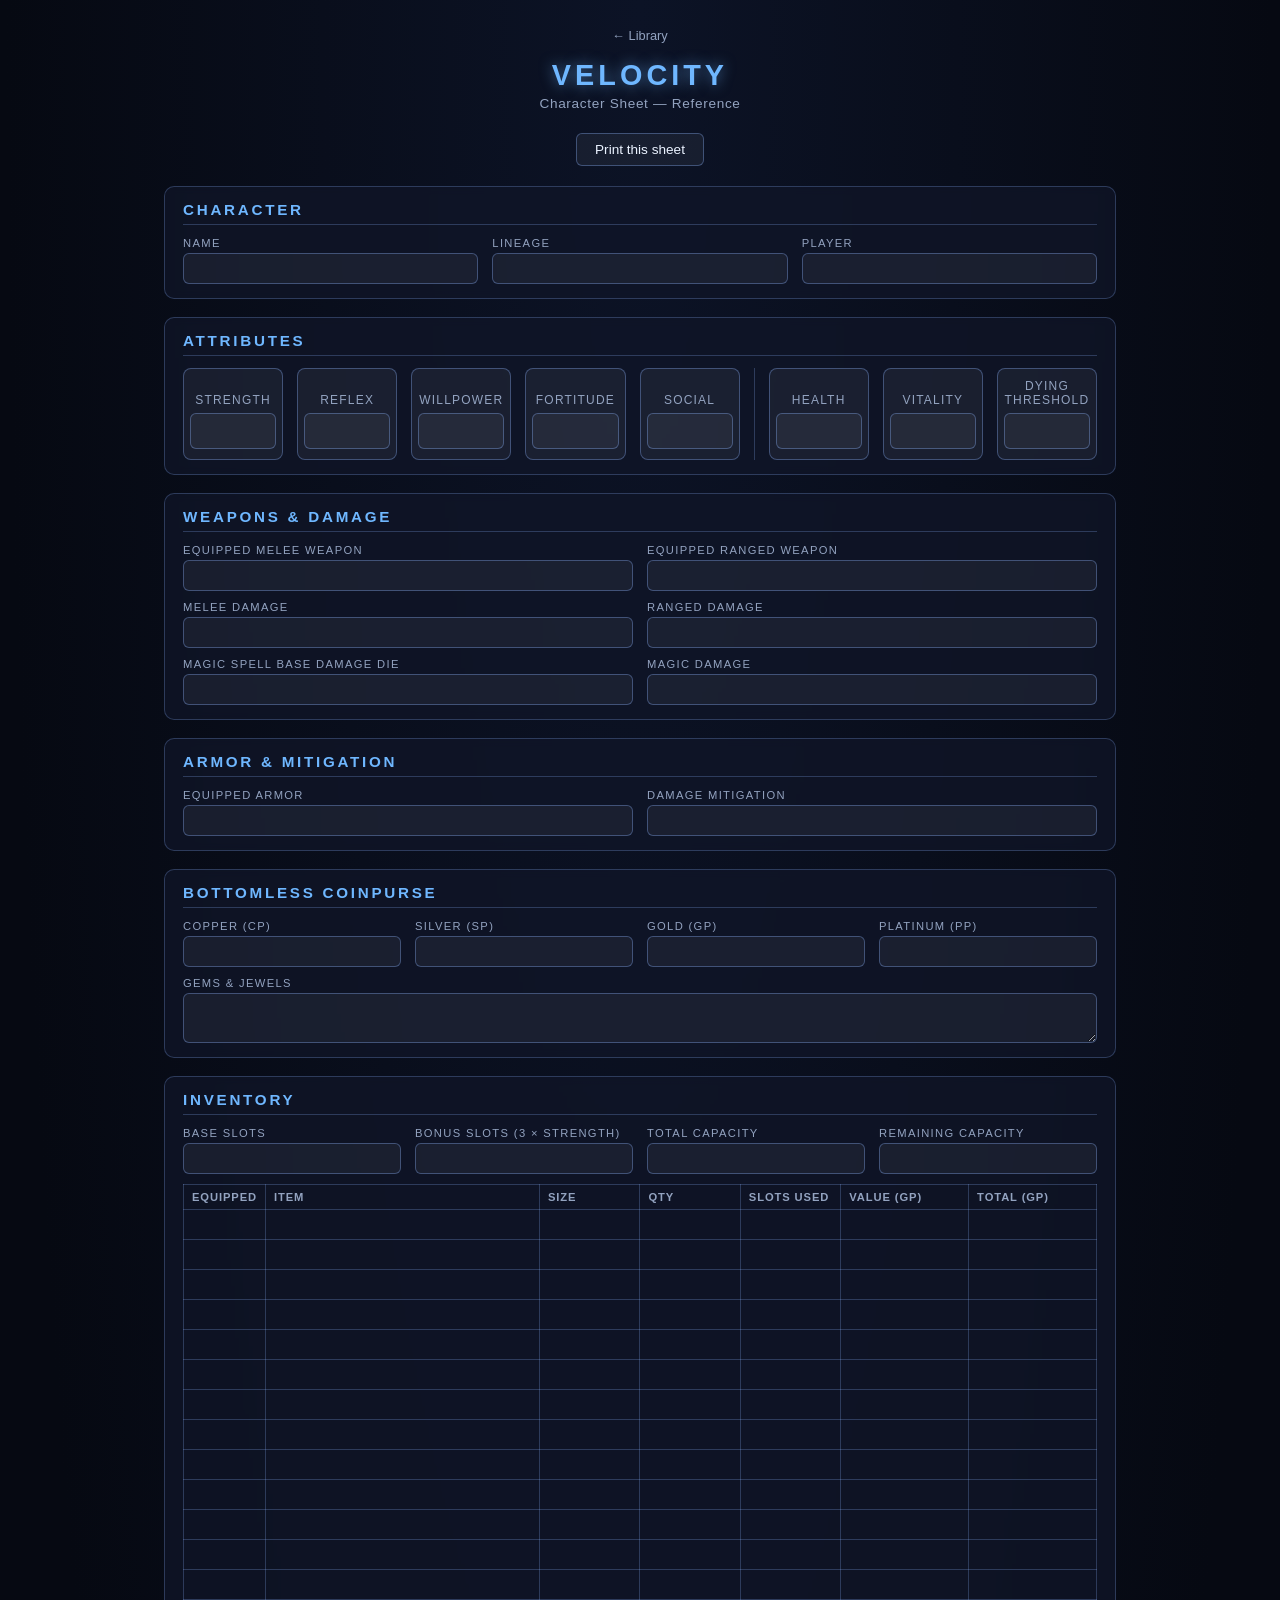
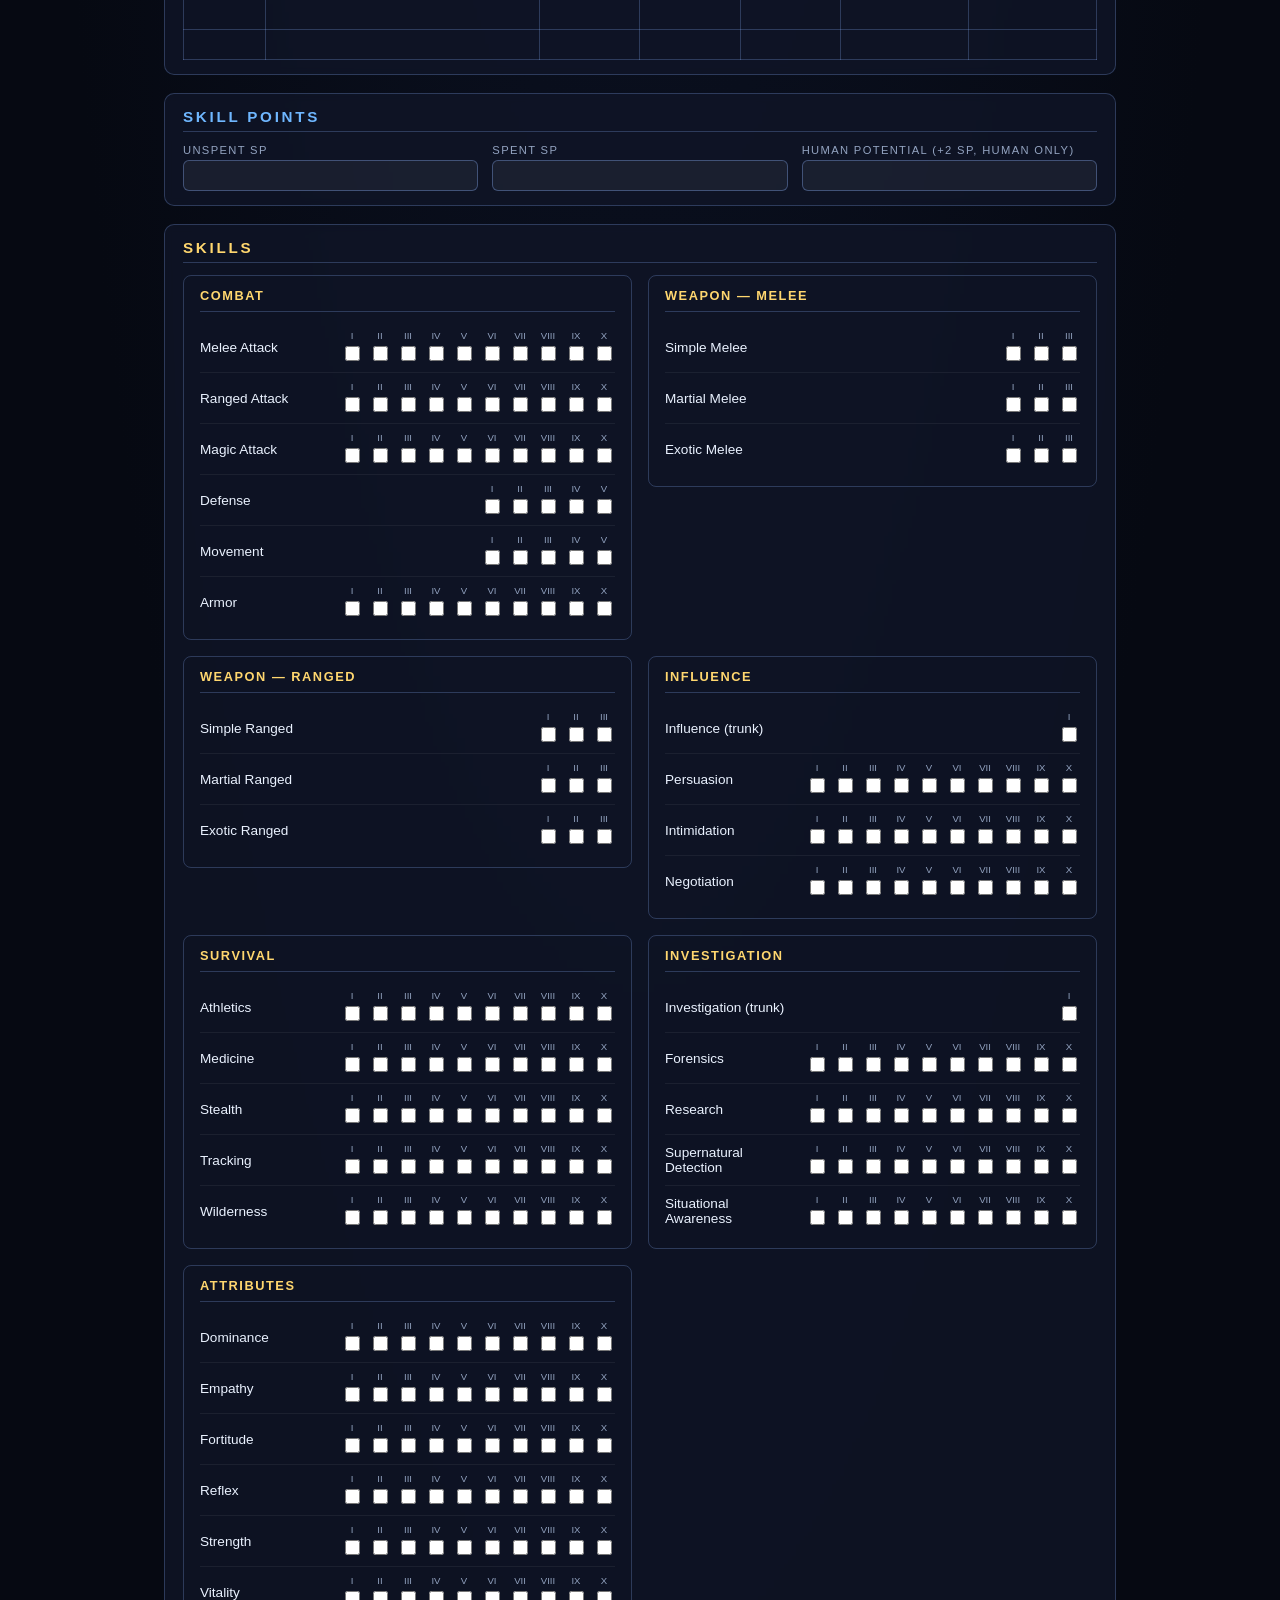
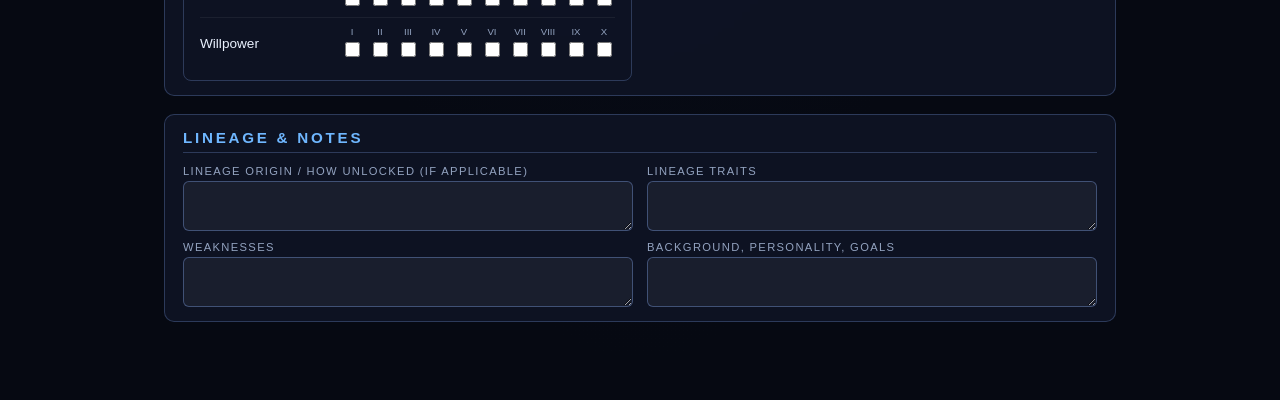
<file: Website/character-sheet-reference.html>
<!DOCTYPE html>
<html lang="en">
<head>
<meta charset="UTF-8">
<meta name="viewport" content="width=device-width, initial-scale=1.0">
<title>Velocity — Reference Character Sheet</title>
<link rel="icon" type="image/svg+xml" href="favicon.svg">
<link rel="icon" type="image/png" href="favicon-32.png">
<link rel="apple-touch-icon" href="apple-touch-icon.png">
<style>
  :root {
    --bg-deep: #060912;
    --bg-mid: #0c1326;
    --accent: #6fb7ff;
    --accent-2: #ffd76f;
    --card-bg: rgba(16, 22, 40, 0.75);
    --card-border: rgba(140, 180, 255, 0.25);
    --text-main: #eaf2ff;
    --text-dim: #93a3c0;
    --input-bg: rgba(255,255,255,0.05);
    --input-border: rgba(140, 180, 255, 0.35);
  }

  * { box-sizing: border-box; }

  html, body {
    margin: 0;
    padding: 0;
    background: radial-gradient(ellipse at 50% 0%, var(--bg-mid) 0%, var(--bg-deep) 70%);
    color: var(--text-main);
    font-family: "Segoe UI", Trebuchet MS, sans-serif;
    min-height: 100%;
  }

  #sheet {
    max-width: 1000px;
    margin: 0 auto;
    padding: 28px 24px 60px;
  }

  header.title-block {
    text-align: center;
    margin-bottom: 22px;
  }

  header.title-block h1 {
    margin: 0;
    font-size: 1.8rem;
    font-weight: 700;
    letter-spacing: 0.14em;
    text-transform: uppercase;
    color: var(--accent);
    text-shadow: 0 0 14px rgba(111, 183, 255, 0.6);
  }

  header.title-block p {
    margin: 4px 0 0;
    font-size: 0.85rem;
    color: var(--text-dim);
    letter-spacing: 0.05em;
  }

  .topbar-back {
    display: block;
    text-align: center;
    font-size: 0.8rem;
    color: var(--text-dim);
    text-decoration: none;
    margin-bottom: 16px;
  }
  .topbar-back:hover { color: var(--text-main); }

  .card {
    background: var(--card-bg);
    border: 1px solid var(--card-border);
    border-radius: 10px;
    padding: 14px 18px;
    margin-bottom: 18px;
    backdrop-filter: blur(4px);
  }

  .card h2 {
    margin: 0 0 12px;
    font-size: 0.95rem;
    letter-spacing: 0.18em;
    text-transform: uppercase;
    color: var(--accent);
    border-bottom: 1px solid var(--card-border);
    padding-bottom: 6px;
  }

  .card h2.gold { color: var(--accent-2); }

  .grid { display: grid; gap: 14px; }
  .grid.cols-2 { grid-template-columns: repeat(2, 1fr); }
  .grid.cols-3 { grid-template-columns: repeat(3, 1fr); }
  .grid.cols-4 { grid-template-columns: repeat(4, 1fr); }
  .grid.cols-5 { grid-template-columns: repeat(5, 1fr); }
  .grid.cols-9 { grid-template-columns: repeat(5, 1fr) auto repeat(3, 1fr); }

  @media (max-width: 800px) {
    .grid.cols-3, .grid.cols-4, .grid.cols-5 { grid-template-columns: repeat(2, 1fr); }
    .grid.cols-9 { grid-template-columns: repeat(5, 1fr); }
    .grid.cols-9 .attr-divider { display: none; }
  }

  .field { display: flex; flex-direction: column; gap: 4px; }

  .field label {
    font-size: 0.7rem;
    letter-spacing: 0.12em;
    text-transform: uppercase;
    color: var(--text-dim);
  }

  .field input, .field textarea {
    background: var(--input-bg);
    border: 1px solid var(--input-border);
    border-radius: 6px;
    color: var(--text-main);
    padding: 6px 8px;
    font-size: 0.95rem;
    font-family: inherit;
  }

  .field textarea { resize: vertical; min-height: 50px; }

  .attr-box {
    display: flex;
    flex-direction: column;
    align-items: center;
    justify-content: flex-end;
    gap: 6px;
    border: 1px solid var(--input-border);
    border-radius: 8px;
    padding: 10px 6px;
    background: var(--input-bg);
  }

  .attr-box .attr-name {
    font-size: 0.75rem;
    letter-spacing: 0.1em;
    text-transform: uppercase;
    color: var(--text-dim);
    text-align: center;
  }

  .attr-box input {
    width: 100%;
    text-align: center;
    font-size: 1.4rem;
    font-weight: 700;
    background: var(--input-bg);
    border: 1px solid var(--input-border);
    border-radius: 6px;
    color: var(--accent);
    padding: 4px;
  }

  .attr-divider {
    width: 1px;
    align-self: stretch;
    background: var(--card-border);
  }

  .skills-wrap {
    display: grid;
    grid-template-columns: 1fr 1fr;
    gap: 16px;
    align-items: start;
  }
  @media (max-width: 800px) {
    .skills-wrap { grid-template-columns: 1fr; }
  }

  .skill-group {
    border: 1px solid var(--card-border);
    border-radius: 8px;
    padding: 12px 16px;
  }

  .skill-group h3 {
    margin: 0 0 10px;
    font-size: 0.8rem;
    font-weight: 700;
    letter-spacing: 0.12em;
    color: var(--accent-2);
    text-transform: uppercase;
    border-bottom: 1px solid var(--card-border);
    padding-bottom: 8px;
  }

  .skill-line {
    display: flex;
    align-items: center;
    justify-content: space-between;
    gap: 14px;
    padding: 8px 0;
    border-bottom: 1px solid rgba(255,255,255,0.06);
    font-size: 0.85rem;
  }
  .skill-line:last-child { border-bottom: none; }

  .skill-line .skill-name {
    color: var(--text-main);
    flex: 1 1 auto;
  }

  .skill-line .tiers {
    display: flex;
    gap: 6px;
    flex: 0 0 auto;
    margin-left: auto;
  }

  .tier-check {
    display: flex;
    flex-direction: column;
    align-items: center;
    gap: 2px;
  }
  .tier-check span {
    font-size: 0.6rem;
    color: var(--text-dim);
  }
  .tier-check input[type="checkbox"] {
    width: 15px;
    height: 15px;
    accent-color: var(--accent);
  }

  table.inv {
    width: 100%;
    border-collapse: collapse;
    font-size: 0.85rem;
  }
  table.inv th, table.inv td {
    border: 1px solid var(--card-border);
    padding: 6px 8px;
    text-align: left;
  }
  table.inv th {
    color: var(--text-dim);
    font-size: 0.7rem;
    letter-spacing: 0.08em;
    text-transform: uppercase;
  }
  table.inv td input {
    width: 100%;
    background: transparent;
    border: none;
    color: var(--text-main);
    font-size: 0.85rem;
    font-family: inherit;
  }

  .print-btn {
    display: block;
    margin: 0 auto 20px;
    padding: 8px 18px;
    background: var(--input-bg);
    border: 1px solid var(--input-border);
    border-radius: 6px;
    color: var(--text-main);
    font-size: 0.85rem;
    cursor: pointer;
    font-family: inherit;
  }
  .print-btn:hover { border-color: var(--accent); color: var(--accent); }

  /* Page breaks only apply when printing */
  .page-break {
    break-before: auto;
  }
  @media print {
    .page-break {
      break-before: page;
      page-break-before: always;
    }
  }

  @media print {
    html, body { background: #ffffff; color: #111; }
    #sheet { max-width: 100%; padding: 10px; }
    header.title-block h1 { color: #111; text-shadow: none; }
    header.title-block p { color: #444; }
    .topbar-back, .print-btn { display: none; }
    .card {
      background: #ffffff;
      border: 1px solid #888;
      backdrop-filter: none;
      box-shadow: none;
      page-break-inside: avoid;
    }
    .card h2, .card h2.gold { color: #111; border-bottom: 1px solid #888; }
    .field label { color: #444; }
    .field input, .field textarea {
      background: #fff; border: 1px solid #888; color: #111;
    }
    .attr-box { background: #fff; border: 1px solid #888; }
    .attr-box input { color: #111; border: 1px solid #888; background: #fff; }
    .attr-box .attr-name { color: #444; }
    .attr-divider { background: #888; }
    .skills-wrap { grid-template-columns: 1fr 1fr; }
    .skill-group { border: 1px solid #888; page-break-inside: avoid; }
    .skill-group h3 { color: #111; border-bottom: 1px solid #888; }
    .skill-line { border-bottom: 1px solid #ccc; }
    .skill-line .skill-name { color: #111; }
    .tier-check span { color: #444; }
    table.inv th, table.inv td { border: 1px solid #888; color: #111; }
  }
</style>
</head>
<body>

<div id="sheet">
  <a class="topbar-back" href="index.html">&larr; Library</a>

  <header class="title-block">
    <h1>Velocity</h1>
    <p>Character Sheet — Reference</p>
  </header>

  <button class="print-btn" onclick="window.print()">Print this sheet</button>

  <!-- Character -->
  <div class="card">
    <h2>Character</h2>
    <div class="grid cols-3">
      <div class="field"><label>Name</label><input type="text"></div>
      <div class="field"><label>Lineage</label><input type="text"></div>
      <div class="field"><label>Player</label><input type="text"></div>
    </div>
  </div>

  <!-- Attributes -->
  <div class="card">
    <h2>Attributes</h2>
    <div class="grid cols-9">
      <div class="attr-box">
        <div class="attr-name">Strength</div>
        <input type="text">
      </div>
      <div class="attr-box">
        <div class="attr-name">Reflex</div>
        <input type="text">
      </div>
      <div class="attr-box">
        <div class="attr-name">Willpower</div>
        <input type="text">
      </div>
      <div class="attr-box">
        <div class="attr-name">Fortitude</div>
        <input type="text">
      </div>
      <div class="attr-box">
        <div class="attr-name">Social</div>
        <input type="text">
      </div>
      <div class="attr-divider"></div>
      <div class="attr-box">
        <div class="attr-name">Health</div>
        <input type="text">
      </div>
      <div class="attr-box">
        <div class="attr-name">Vitality</div>
        <input type="text">
      </div>
      <div class="attr-box">
        <div class="attr-name">Dying Threshold</div>
        <input type="text">
      </div>
    </div>
  </div>

  <!-- Weapons & Damage -->
  <div class="card">
    <h2>Weapons &amp; Damage</h2>
    <div class="grid cols-2">
      <div class="field"><label>Equipped Melee Weapon</label><input type="text"></div>
      <div class="field"><label>Equipped Ranged Weapon</label><input type="text"></div>
    </div>
    <div class="grid cols-2" style="margin-top:10px;">
      <div class="field"><label>Melee Damage</label><input type="text"></div>
      <div class="field"><label>Ranged Damage</label><input type="text"></div>
    </div>
    <div class="grid cols-2" style="margin-top:10px;">
      <div class="field"><label>Magic Spell Base Damage Die</label><input type="text"></div>
      <div class="field"><label>Magic Damage</label><input type="text"></div>
    </div>
  </div>

  <!-- Armor & Mitigation -->
  <div class="card">
    <h2>Armor &amp; Mitigation</h2>
    <div class="grid cols-2">
      <div class="field"><label>Equipped Armor</label><input type="text"></div>
      <div class="field"><label>Damage Mitigation</label><input type="text"></div>
    </div>
  </div>

  <!-- Bottomless Coinpurse -->
  <div class="card">
    <h2>Bottomless Coinpurse</h2>
    <div class="grid cols-4">
      <div class="field"><label>Copper (cp)</label><input type="text"></div>
      <div class="field"><label>Silver (sp)</label><input type="text"></div>
      <div class="field"><label>Gold (gp)</label><input type="text"></div>
      <div class="field"><label>Platinum (pp)</label><input type="text"></div>
    </div>
    <div class="field" style="margin-top:10px;">
      <label>Gems &amp; Jewels</label>
      <textarea></textarea>
    </div>
  </div>

  <!-- Inventory -->
  <div class="card">
    <h2>Inventory</h2>
    <div class="grid cols-4">
      <div class="field"><label>Base Slots</label><input type="text"></div>
      <div class="field"><label>Bonus Slots (3 &times; Strength)</label><input type="text"></div>
      <div class="field"><label>Total Capacity</label><input type="text"></div>
      <div class="field"><label>Remaining Capacity</label><input type="text"></div>
    </div>
    <table class="inv" style="margin-top:10px;">
      <thead>
        <tr><th style="width:8%">Equipped</th><th style="width:30%">Item</th><th style="width:11%">Size</th><th style="width:11%">Qty</th><th style="width:11%">Slots Used</th><th style="width:14%">Value (gp)</th><th style="width:14%">Total (gp)</th></tr>
      </thead>
      <tbody>
        <tr><td><input type="text"></td><td><input type="text"></td><td><input type="text"></td><td><input type="text"></td><td><input type="text"></td><td><input type="text"></td><td><input type="text"></td></tr>
        <tr><td><input type="text"></td><td><input type="text"></td><td><input type="text"></td><td><input type="text"></td><td><input type="text"></td><td><input type="text"></td><td><input type="text"></td></tr>
        <tr><td><input type="text"></td><td><input type="text"></td><td><input type="text"></td><td><input type="text"></td><td><input type="text"></td><td><input type="text"></td><td><input type="text"></td></tr>
        <tr><td><input type="text"></td><td><input type="text"></td><td><input type="text"></td><td><input type="text"></td><td><input type="text"></td><td><input type="text"></td><td><input type="text"></td></tr>
        <tr><td><input type="text"></td><td><input type="text"></td><td><input type="text"></td><td><input type="text"></td><td><input type="text"></td><td><input type="text"></td><td><input type="text"></td></tr>
        <tr><td><input type="text"></td><td><input type="text"></td><td><input type="text"></td><td><input type="text"></td><td><input type="text"></td><td><input type="text"></td><td><input type="text"></td></tr>
        <tr><td><input type="text"></td><td><input type="text"></td><td><input type="text"></td><td><input type="text"></td><td><input type="text"></td><td><input type="text"></td><td><input type="text"></td></tr>
        <tr><td><input type="text"></td><td><input type="text"></td><td><input type="text"></td><td><input type="text"></td><td><input type="text"></td><td><input type="text"></td><td><input type="text"></td></tr>
        <tr><td><input type="text"></td><td><input type="text"></td><td><input type="text"></td><td><input type="text"></td><td><input type="text"></td><td><input type="text"></td><td><input type="text"></td></tr>
        <tr><td><input type="text"></td><td><input type="text"></td><td><input type="text"></td><td><input type="text"></td><td><input type="text"></td><td><input type="text"></td><td><input type="text"></td></tr>
        <tr><td><input type="text"></td><td><input type="text"></td><td><input type="text"></td><td><input type="text"></td><td><input type="text"></td><td><input type="text"></td><td><input type="text"></td></tr>
        <tr><td><input type="text"></td><td><input type="text"></td><td><input type="text"></td><td><input type="text"></td><td><input type="text"></td><td><input type="text"></td><td><input type="text"></td></tr>
        <tr><td><input type="text"></td><td><input type="text"></td><td><input type="text"></td><td><input type="text"></td><td><input type="text"></td><td><input type="text"></td><td><input type="text"></td></tr>
        <tr><td><input type="text"></td><td><input type="text"></td><td><input type="text"></td><td><input type="text"></td><td><input type="text"></td><td><input type="text"></td><td><input type="text"></td></tr>
        <tr><td><input type="text"></td><td><input type="text"></td><td><input type="text"></td><td><input type="text"></td><td><input type="text"></td><td><input type="text"></td><td><input type="text"></td></tr>
      </tbody>
    </table>
  </div>

  <!-- Skill Points (new page) -->
  <div class="card page-break">
    <h2>Skill Points</h2>
    <div class="grid cols-3">
      <div class="field"><label>Unspent SP</label><input type="text"></div>
      <div class="field"><label>Spent SP</label><input type="text"></div>
      <div class="field"><label>Human Potential (+2 SP, Human only)</label><input type="text"></div>
    </div>
  </div>

  <!-- Skills -->
  <div class="card">
    <h2 class="gold">Skills</h2>

    <div class="skills-wrap">

    <div class="skill-group">
      <h3>Combat</h3>
      <div class="skill-line"><span class="skill-name">Melee Attack</span><div class="tiers">
        <label class="tier-check"><span>I</span><input type="checkbox"></label>
        <label class="tier-check"><span>II</span><input type="checkbox"></label>
        <label class="tier-check"><span>III</span><input type="checkbox"></label>
        <label class="tier-check"><span>IV</span><input type="checkbox"></label>
        <label class="tier-check"><span>V</span><input type="checkbox"></label>
        <label class="tier-check"><span>VI</span><input type="checkbox"></label>
        <label class="tier-check"><span>VII</span><input type="checkbox"></label>
        <label class="tier-check"><span>VIII</span><input type="checkbox"></label>
        <label class="tier-check"><span>IX</span><input type="checkbox"></label>
        <label class="tier-check"><span>X</span><input type="checkbox"></label>
      </div></div>
      <div class="skill-line"><span class="skill-name">Ranged Attack</span><div class="tiers">
        <label class="tier-check"><span>I</span><input type="checkbox"></label>
        <label class="tier-check"><span>II</span><input type="checkbox"></label>
        <label class="tier-check"><span>III</span><input type="checkbox"></label>
        <label class="tier-check"><span>IV</span><input type="checkbox"></label>
        <label class="tier-check"><span>V</span><input type="checkbox"></label>
        <label class="tier-check"><span>VI</span><input type="checkbox"></label>
        <label class="tier-check"><span>VII</span><input type="checkbox"></label>
        <label class="tier-check"><span>VIII</span><input type="checkbox"></label>
        <label class="tier-check"><span>IX</span><input type="checkbox"></label>
        <label class="tier-check"><span>X</span><input type="checkbox"></label>
      </div></div>
      <div class="skill-line"><span class="skill-name">Magic Attack</span><div class="tiers">
        <label class="tier-check"><span>I</span><input type="checkbox"></label>
        <label class="tier-check"><span>II</span><input type="checkbox"></label>
        <label class="tier-check"><span>III</span><input type="checkbox"></label>
        <label class="tier-check"><span>IV</span><input type="checkbox"></label>
        <label class="tier-check"><span>V</span><input type="checkbox"></label>
        <label class="tier-check"><span>VI</span><input type="checkbox"></label>
        <label class="tier-check"><span>VII</span><input type="checkbox"></label>
        <label class="tier-check"><span>VIII</span><input type="checkbox"></label>
        <label class="tier-check"><span>IX</span><input type="checkbox"></label>
        <label class="tier-check"><span>X</span><input type="checkbox"></label>
      </div></div>
      <div class="skill-line"><span class="skill-name">Defense</span><div class="tiers">
        <label class="tier-check"><span>I</span><input type="checkbox"></label>
        <label class="tier-check"><span>II</span><input type="checkbox"></label>
        <label class="tier-check"><span>III</span><input type="checkbox"></label>
        <label class="tier-check"><span>IV</span><input type="checkbox"></label>
        <label class="tier-check"><span>V</span><input type="checkbox"></label>
      </div></div>
      <div class="skill-line"><span class="skill-name">Movement</span><div class="tiers">
        <label class="tier-check"><span>I</span><input type="checkbox"></label>
        <label class="tier-check"><span>II</span><input type="checkbox"></label>
        <label class="tier-check"><span>III</span><input type="checkbox"></label>
        <label class="tier-check"><span>IV</span><input type="checkbox"></label>
        <label class="tier-check"><span>V</span><input type="checkbox"></label>
      </div></div>
      <div class="skill-line"><span class="skill-name">Armor</span><div class="tiers">
        <label class="tier-check"><span>I</span><input type="checkbox"></label>
        <label class="tier-check"><span>II</span><input type="checkbox"></label>
        <label class="tier-check"><span>III</span><input type="checkbox"></label>
        <label class="tier-check"><span>IV</span><input type="checkbox"></label>
        <label class="tier-check"><span>V</span><input type="checkbox"></label>
        <label class="tier-check"><span>VI</span><input type="checkbox"></label>
        <label class="tier-check"><span>VII</span><input type="checkbox"></label>
        <label class="tier-check"><span>VIII</span><input type="checkbox"></label>
        <label class="tier-check"><span>IX</span><input type="checkbox"></label>
        <label class="tier-check"><span>X</span><input type="checkbox"></label>
      </div></div>
    </div>

    <div class="skill-group">
      <h3>Weapon &mdash; Melee</h3>
      <div class="skill-line"><span class="skill-name">Simple Melee</span><div class="tiers">
        <label class="tier-check"><span>I</span><input type="checkbox"></label>
        <label class="tier-check"><span>II</span><input type="checkbox"></label>
        <label class="tier-check"><span>III</span><input type="checkbox"></label>
      </div></div>
      <div class="skill-line"><span class="skill-name">Martial Melee</span><div class="tiers">
        <label class="tier-check"><span>I</span><input type="checkbox"></label>
        <label class="tier-check"><span>II</span><input type="checkbox"></label>
        <label class="tier-check"><span>III</span><input type="checkbox"></label>
      </div></div>
      <div class="skill-line"><span class="skill-name">Exotic Melee</span><div class="tiers">
        <label class="tier-check"><span>I</span><input type="checkbox"></label>
        <label class="tier-check"><span>II</span><input type="checkbox"></label>
        <label class="tier-check"><span>III</span><input type="checkbox"></label>
      </div></div>
    </div>

    <div class="skill-group">
      <h3>Weapon &mdash; Ranged</h3>
      <div class="skill-line"><span class="skill-name">Simple Ranged</span><div class="tiers">
        <label class="tier-check"><span>I</span><input type="checkbox"></label>
        <label class="tier-check"><span>II</span><input type="checkbox"></label>
        <label class="tier-check"><span>III</span><input type="checkbox"></label>
      </div></div>
      <div class="skill-line"><span class="skill-name">Martial Ranged</span><div class="tiers">
        <label class="tier-check"><span>I</span><input type="checkbox"></label>
        <label class="tier-check"><span>II</span><input type="checkbox"></label>
        <label class="tier-check"><span>III</span><input type="checkbox"></label>
      </div></div>
      <div class="skill-line"><span class="skill-name">Exotic Ranged</span><div class="tiers">
        <label class="tier-check"><span>I</span><input type="checkbox"></label>
        <label class="tier-check"><span>II</span><input type="checkbox"></label>
        <label class="tier-check"><span>III</span><input type="checkbox"></label>
      </div></div>
    </div>

    <div class="skill-group">
      <h3>Influence</h3>
      <div class="skill-line"><span class="skill-name">Influence (trunk)</span><div class="tiers">
        <label class="tier-check"><span>I</span><input type="checkbox"></label>
      </div></div>
      <div class="skill-line"><span class="skill-name">Persuasion</span><div class="tiers">
        <label class="tier-check"><span>I</span><input type="checkbox"></label>
        <label class="tier-check"><span>II</span><input type="checkbox"></label>
        <label class="tier-check"><span>III</span><input type="checkbox"></label>
        <label class="tier-check"><span>IV</span><input type="checkbox"></label>
        <label class="tier-check"><span>V</span><input type="checkbox"></label>
        <label class="tier-check"><span>VI</span><input type="checkbox"></label>
        <label class="tier-check"><span>VII</span><input type="checkbox"></label>
        <label class="tier-check"><span>VIII</span><input type="checkbox"></label>
        <label class="tier-check"><span>IX</span><input type="checkbox"></label>
        <label class="tier-check"><span>X</span><input type="checkbox"></label>
      </div></div>
      <div class="skill-line"><span class="skill-name">Intimidation</span><div class="tiers">
        <label class="tier-check"><span>I</span><input type="checkbox"></label>
        <label class="tier-check"><span>II</span><input type="checkbox"></label>
        <label class="tier-check"><span>III</span><input type="checkbox"></label>
        <label class="tier-check"><span>IV</span><input type="checkbox"></label>
        <label class="tier-check"><span>V</span><input type="checkbox"></label>
        <label class="tier-check"><span>VI</span><input type="checkbox"></label>
        <label class="tier-check"><span>VII</span><input type="checkbox"></label>
        <label class="tier-check"><span>VIII</span><input type="checkbox"></label>
        <label class="tier-check"><span>IX</span><input type="checkbox"></label>
        <label class="tier-check"><span>X</span><input type="checkbox"></label>
      </div></div>
      <div class="skill-line"><span class="skill-name">Negotiation</span><div class="tiers">
        <label class="tier-check"><span>I</span><input type="checkbox"></label>
        <label class="tier-check"><span>II</span><input type="checkbox"></label>
        <label class="tier-check"><span>III</span><input type="checkbox"></label>
        <label class="tier-check"><span>IV</span><input type="checkbox"></label>
        <label class="tier-check"><span>V</span><input type="checkbox"></label>
        <label class="tier-check"><span>VI</span><input type="checkbox"></label>
        <label class="tier-check"><span>VII</span><input type="checkbox"></label>
        <label class="tier-check"><span>VIII</span><input type="checkbox"></label>
        <label class="tier-check"><span>IX</span><input type="checkbox"></label>
        <label class="tier-check"><span>X</span><input type="checkbox"></label>
      </div></div>
    </div>

    <div class="skill-group">
      <h3>Survival</h3>
      <div class="skill-line"><span class="skill-name">Athletics</span><div class="tiers">
        <label class="tier-check"><span>I</span><input type="checkbox"></label>
        <label class="tier-check"><span>II</span><input type="checkbox"></label>
        <label class="tier-check"><span>III</span><input type="checkbox"></label>
        <label class="tier-check"><span>IV</span><input type="checkbox"></label>
        <label class="tier-check"><span>V</span><input type="checkbox"></label>
        <label class="tier-check"><span>VI</span><input type="checkbox"></label>
        <label class="tier-check"><span>VII</span><input type="checkbox"></label>
        <label class="tier-check"><span>VIII</span><input type="checkbox"></label>
        <label class="tier-check"><span>IX</span><input type="checkbox"></label>
        <label class="tier-check"><span>X</span><input type="checkbox"></label>
      </div></div>
      <div class="skill-line"><span class="skill-name">Medicine</span><div class="tiers">
        <label class="tier-check"><span>I</span><input type="checkbox"></label>
        <label class="tier-check"><span>II</span><input type="checkbox"></label>
        <label class="tier-check"><span>III</span><input type="checkbox"></label>
        <label class="tier-check"><span>IV</span><input type="checkbox"></label>
        <label class="tier-check"><span>V</span><input type="checkbox"></label>
        <label class="tier-check"><span>VI</span><input type="checkbox"></label>
        <label class="tier-check"><span>VII</span><input type="checkbox"></label>
        <label class="tier-check"><span>VIII</span><input type="checkbox"></label>
        <label class="tier-check"><span>IX</span><input type="checkbox"></label>
        <label class="tier-check"><span>X</span><input type="checkbox"></label>
      </div></div>
      <div class="skill-line"><span class="skill-name">Stealth</span><div class="tiers">
        <label class="tier-check"><span>I</span><input type="checkbox"></label>
        <label class="tier-check"><span>II</span><input type="checkbox"></label>
        <label class="tier-check"><span>III</span><input type="checkbox"></label>
        <label class="tier-check"><span>IV</span><input type="checkbox"></label>
        <label class="tier-check"><span>V</span><input type="checkbox"></label>
        <label class="tier-check"><span>VI</span><input type="checkbox"></label>
        <label class="tier-check"><span>VII</span><input type="checkbox"></label>
        <label class="tier-check"><span>VIII</span><input type="checkbox"></label>
        <label class="tier-check"><span>IX</span><input type="checkbox"></label>
        <label class="tier-check"><span>X</span><input type="checkbox"></label>
      </div></div>
      <div class="skill-line"><span class="skill-name">Tracking</span><div class="tiers">
        <label class="tier-check"><span>I</span><input type="checkbox"></label>
        <label class="tier-check"><span>II</span><input type="checkbox"></label>
        <label class="tier-check"><span>III</span><input type="checkbox"></label>
        <label class="tier-check"><span>IV</span><input type="checkbox"></label>
        <label class="tier-check"><span>V</span><input type="checkbox"></label>
        <label class="tier-check"><span>VI</span><input type="checkbox"></label>
        <label class="tier-check"><span>VII</span><input type="checkbox"></label>
        <label class="tier-check"><span>VIII</span><input type="checkbox"></label>
        <label class="tier-check"><span>IX</span><input type="checkbox"></label>
        <label class="tier-check"><span>X</span><input type="checkbox"></label>
      </div></div>
      <div class="skill-line"><span class="skill-name">Wilderness</span><div class="tiers">
        <label class="tier-check"><span>I</span><input type="checkbox"></label>
        <label class="tier-check"><span>II</span><input type="checkbox"></label>
        <label class="tier-check"><span>III</span><input type="checkbox"></label>
        <label class="tier-check"><span>IV</span><input type="checkbox"></label>
        <label class="tier-check"><span>V</span><input type="checkbox"></label>
        <label class="tier-check"><span>VI</span><input type="checkbox"></label>
        <label class="tier-check"><span>VII</span><input type="checkbox"></label>
        <label class="tier-check"><span>VIII</span><input type="checkbox"></label>
        <label class="tier-check"><span>IX</span><input type="checkbox"></label>
        <label class="tier-check"><span>X</span><input type="checkbox"></label>
      </div></div>
    </div>

    <div class="skill-group">
      <h3>Investigation</h3>
      <div class="skill-line"><span class="skill-name">Investigation (trunk)</span><div class="tiers">
        <label class="tier-check"><span>I</span><input type="checkbox"></label>
      </div></div>
      <div class="skill-line"><span class="skill-name">Forensics</span><div class="tiers">
        <label class="tier-check"><span>I</span><input type="checkbox"></label>
        <label class="tier-check"><span>II</span><input type="checkbox"></label>
        <label class="tier-check"><span>III</span><input type="checkbox"></label>
        <label class="tier-check"><span>IV</span><input type="checkbox"></label>
        <label class="tier-check"><span>V</span><input type="checkbox"></label>
        <label class="tier-check"><span>VI</span><input type="checkbox"></label>
        <label class="tier-check"><span>VII</span><input type="checkbox"></label>
        <label class="tier-check"><span>VIII</span><input type="checkbox"></label>
        <label class="tier-check"><span>IX</span><input type="checkbox"></label>
        <label class="tier-check"><span>X</span><input type="checkbox"></label>
      </div></div>
      <div class="skill-line"><span class="skill-name">Research</span><div class="tiers">
        <label class="tier-check"><span>I</span><input type="checkbox"></label>
        <label class="tier-check"><span>II</span><input type="checkbox"></label>
        <label class="tier-check"><span>III</span><input type="checkbox"></label>
        <label class="tier-check"><span>IV</span><input type="checkbox"></label>
        <label class="tier-check"><span>V</span><input type="checkbox"></label>
        <label class="tier-check"><span>VI</span><input type="checkbox"></label>
        <label class="tier-check"><span>VII</span><input type="checkbox"></label>
        <label class="tier-check"><span>VIII</span><input type="checkbox"></label>
        <label class="tier-check"><span>IX</span><input type="checkbox"></label>
        <label class="tier-check"><span>X</span><input type="checkbox"></label>
      </div></div>
      <div class="skill-line"><span class="skill-name">Supernatural Detection</span><div class="tiers">
        <label class="tier-check"><span>I</span><input type="checkbox"></label>
        <label class="tier-check"><span>II</span><input type="checkbox"></label>
        <label class="tier-check"><span>III</span><input type="checkbox"></label>
        <label class="tier-check"><span>IV</span><input type="checkbox"></label>
        <label class="tier-check"><span>V</span><input type="checkbox"></label>
        <label class="tier-check"><span>VI</span><input type="checkbox"></label>
        <label class="tier-check"><span>VII</span><input type="checkbox"></label>
        <label class="tier-check"><span>VIII</span><input type="checkbox"></label>
        <label class="tier-check"><span>IX</span><input type="checkbox"></label>
        <label class="tier-check"><span>X</span><input type="checkbox"></label>
      </div></div>
      <div class="skill-line"><span class="skill-name">Situational Awareness</span><div class="tiers">
        <label class="tier-check"><span>I</span><input type="checkbox"></label>
        <label class="tier-check"><span>II</span><input type="checkbox"></label>
        <label class="tier-check"><span>III</span><input type="checkbox"></label>
        <label class="tier-check"><span>IV</span><input type="checkbox"></label>
        <label class="tier-check"><span>V</span><input type="checkbox"></label>
        <label class="tier-check"><span>VI</span><input type="checkbox"></label>
        <label class="tier-check"><span>VII</span><input type="checkbox"></label>
        <label class="tier-check"><span>VIII</span><input type="checkbox"></label>
        <label class="tier-check"><span>IX</span><input type="checkbox"></label>
        <label class="tier-check"><span>X</span><input type="checkbox"></label>
      </div></div>
    </div>

    <div class="skill-group">
      <h3>Attributes</h3>
      <div class="skill-line"><span class="skill-name">Dominance</span><div class="tiers">
        <label class="tier-check"><span>I</span><input type="checkbox"></label>
        <label class="tier-check"><span>II</span><input type="checkbox"></label>
        <label class="tier-check"><span>III</span><input type="checkbox"></label>
        <label class="tier-check"><span>IV</span><input type="checkbox"></label>
        <label class="tier-check"><span>V</span><input type="checkbox"></label>
        <label class="tier-check"><span>VI</span><input type="checkbox"></label>
        <label class="tier-check"><span>VII</span><input type="checkbox"></label>
        <label class="tier-check"><span>VIII</span><input type="checkbox"></label>
        <label class="tier-check"><span>IX</span><input type="checkbox"></label>
        <label class="tier-check"><span>X</span><input type="checkbox"></label>
      </div></div>
      <div class="skill-line"><span class="skill-name">Empathy</span><div class="tiers">
        <label class="tier-check"><span>I</span><input type="checkbox"></label>
        <label class="tier-check"><span>II</span><input type="checkbox"></label>
        <label class="tier-check"><span>III</span><input type="checkbox"></label>
        <label class="tier-check"><span>IV</span><input type="checkbox"></label>
        <label class="tier-check"><span>V</span><input type="checkbox"></label>
        <label class="tier-check"><span>VI</span><input type="checkbox"></label>
        <label class="tier-check"><span>VII</span><input type="checkbox"></label>
        <label class="tier-check"><span>VIII</span><input type="checkbox"></label>
        <label class="tier-check"><span>IX</span><input type="checkbox"></label>
        <label class="tier-check"><span>X</span><input type="checkbox"></label>
      </div></div>
      <div class="skill-line"><span class="skill-name">Fortitude</span><div class="tiers">
        <label class="tier-check"><span>I</span><input type="checkbox"></label>
        <label class="tier-check"><span>II</span><input type="checkbox"></label>
        <label class="tier-check"><span>III</span><input type="checkbox"></label>
        <label class="tier-check"><span>IV</span><input type="checkbox"></label>
        <label class="tier-check"><span>V</span><input type="checkbox"></label>
        <label class="tier-check"><span>VI</span><input type="checkbox"></label>
        <label class="tier-check"><span>VII</span><input type="checkbox"></label>
        <label class="tier-check"><span>VIII</span><input type="checkbox"></label>
        <label class="tier-check"><span>IX</span><input type="checkbox"></label>
        <label class="tier-check"><span>X</span><input type="checkbox"></label>
      </div></div>
      <div class="skill-line"><span class="skill-name">Reflex</span><div class="tiers">
        <label class="tier-check"><span>I</span><input type="checkbox"></label>
        <label class="tier-check"><span>II</span><input type="checkbox"></label>
        <label class="tier-check"><span>III</span><input type="checkbox"></label>
        <label class="tier-check"><span>IV</span><input type="checkbox"></label>
        <label class="tier-check"><span>V</span><input type="checkbox"></label>
        <label class="tier-check"><span>VI</span><input type="checkbox"></label>
        <label class="tier-check"><span>VII</span><input type="checkbox"></label>
        <label class="tier-check"><span>VIII</span><input type="checkbox"></label>
        <label class="tier-check"><span>IX</span><input type="checkbox"></label>
        <label class="tier-check"><span>X</span><input type="checkbox"></label>
      </div></div>
      <div class="skill-line"><span class="skill-name">Strength</span><div class="tiers">
        <label class="tier-check"><span>I</span><input type="checkbox"></label>
        <label class="tier-check"><span>II</span><input type="checkbox"></label>
        <label class="tier-check"><span>III</span><input type="checkbox"></label>
        <label class="tier-check"><span>IV</span><input type="checkbox"></label>
        <label class="tier-check"><span>V</span><input type="checkbox"></label>
        <label class="tier-check"><span>VI</span><input type="checkbox"></label>
        <label class="tier-check"><span>VII</span><input type="checkbox"></label>
        <label class="tier-check"><span>VIII</span><input type="checkbox"></label>
        <label class="tier-check"><span>IX</span><input type="checkbox"></label>
        <label class="tier-check"><span>X</span><input type="checkbox"></label>
      </div></div>
      <div class="skill-line"><span class="skill-name">Vitality</span><div class="tiers">
        <label class="tier-check"><span>I</span><input type="checkbox"></label>
        <label class="tier-check"><span>II</span><input type="checkbox"></label>
        <label class="tier-check"><span>III</span><input type="checkbox"></label>
        <label class="tier-check"><span>IV</span><input type="checkbox"></label>
        <label class="tier-check"><span>V</span><input type="checkbox"></label>
        <label class="tier-check"><span>VI</span><input type="checkbox"></label>
        <label class="tier-check"><span>VII</span><input type="checkbox"></label>
        <label class="tier-check"><span>VIII</span><input type="checkbox"></label>
        <label class="tier-check"><span>IX</span><input type="checkbox"></label>
        <label class="tier-check"><span>X</span><input type="checkbox"></label>
      </div></div>
      <div class="skill-line"><span class="skill-name">Willpower</span><div class="tiers">
        <label class="tier-check"><span>I</span><input type="checkbox"></label>
        <label class="tier-check"><span>II</span><input type="checkbox"></label>
        <label class="tier-check"><span>III</span><input type="checkbox"></label>
        <label class="tier-check"><span>IV</span><input type="checkbox"></label>
        <label class="tier-check"><span>V</span><input type="checkbox"></label>
        <label class="tier-check"><span>VI</span><input type="checkbox"></label>
        <label class="tier-check"><span>VII</span><input type="checkbox"></label>
        <label class="tier-check"><span>VIII</span><input type="checkbox"></label>
        <label class="tier-check"><span>IX</span><input type="checkbox"></label>
        <label class="tier-check"><span>X</span><input type="checkbox"></label>
      </div></div>
    </div>

    </div>
  </div>

  <!-- Lineage & Notes (new page) -->
  <div class="card page-break">
    <h2>Lineage &amp; Notes</h2>
    <div class="grid cols-2">
      <div class="field"><label>Lineage Origin / How Unlocked (if applicable)</label><textarea></textarea></div>
      <div class="field"><label>Lineage Traits</label><textarea></textarea></div>
    </div>
    <div class="grid cols-2" style="margin-top:10px;">
      <div class="field"><label>Weaknesses</label><textarea></textarea></div>
      <div class="field"><label>Background, Personality, Goals</label><textarea></textarea></div>
    </div>
  </div>

</div>
</body>
</html>
</file>
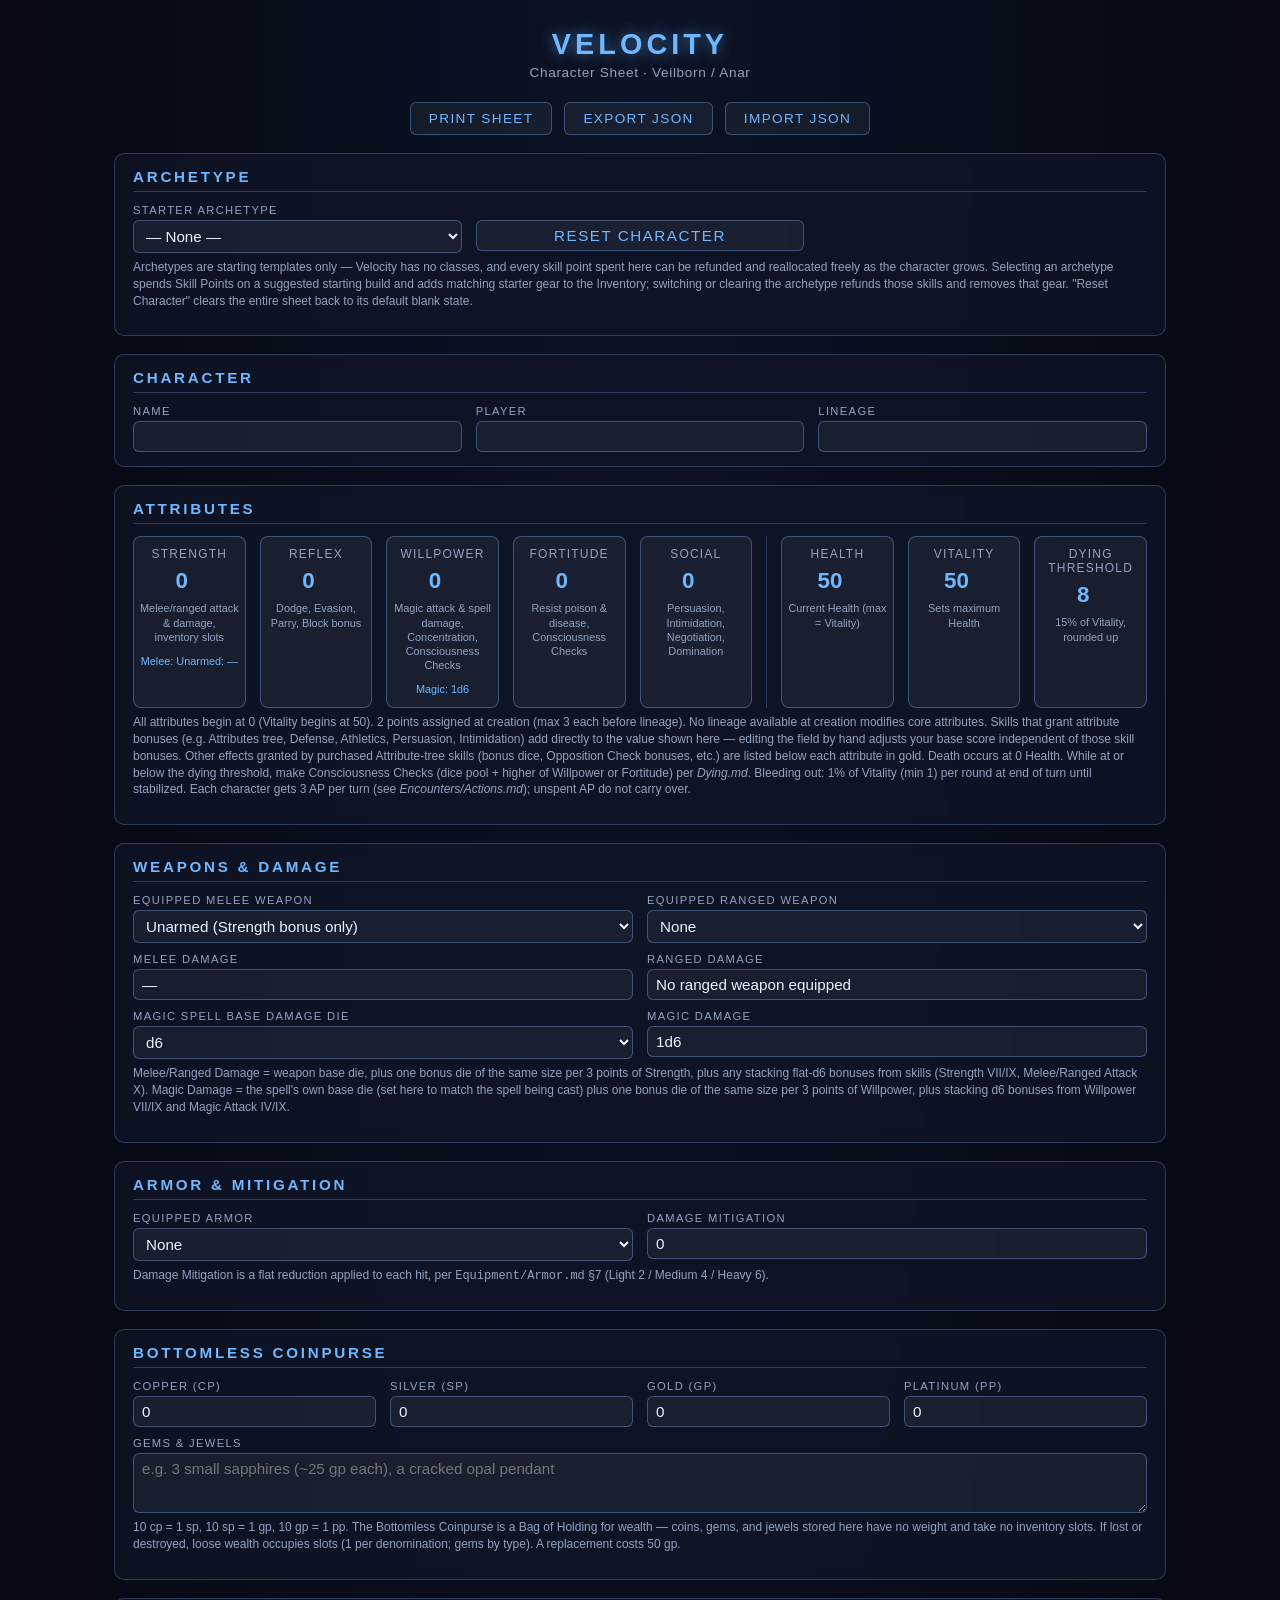
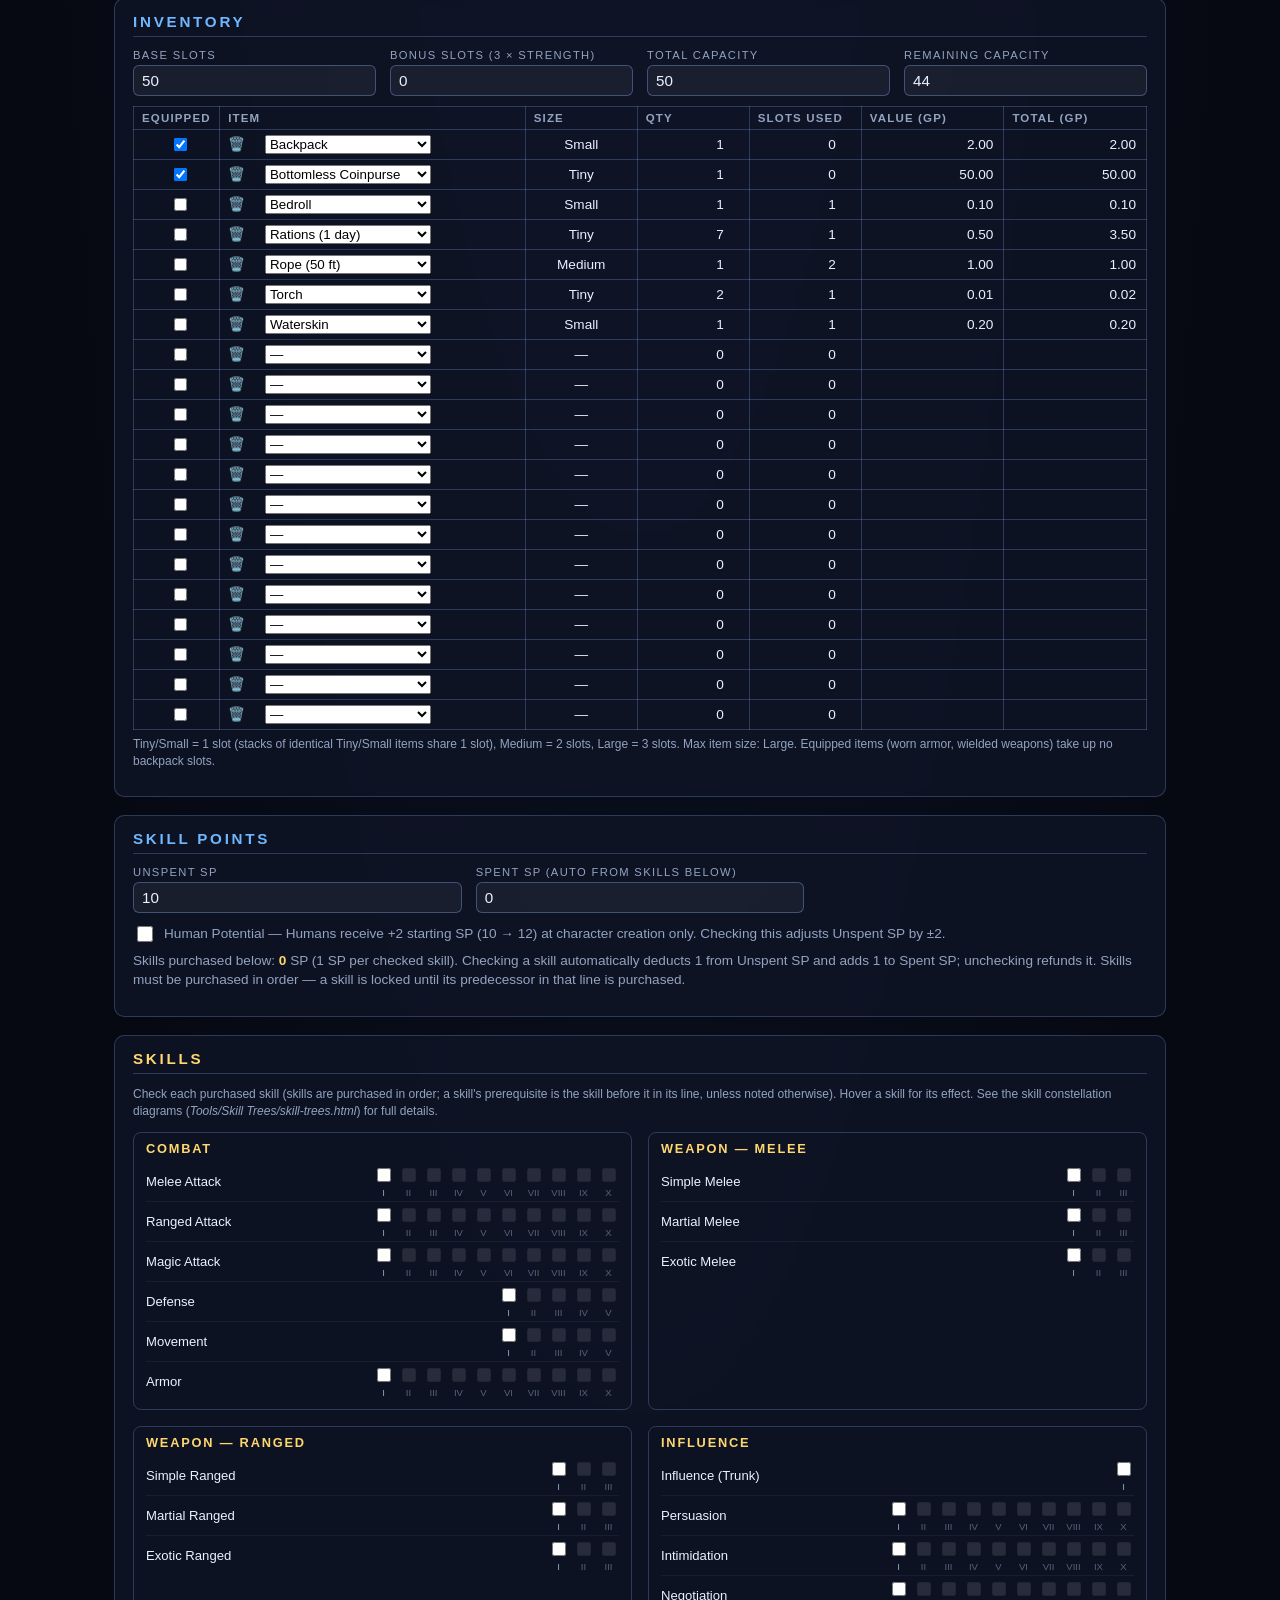
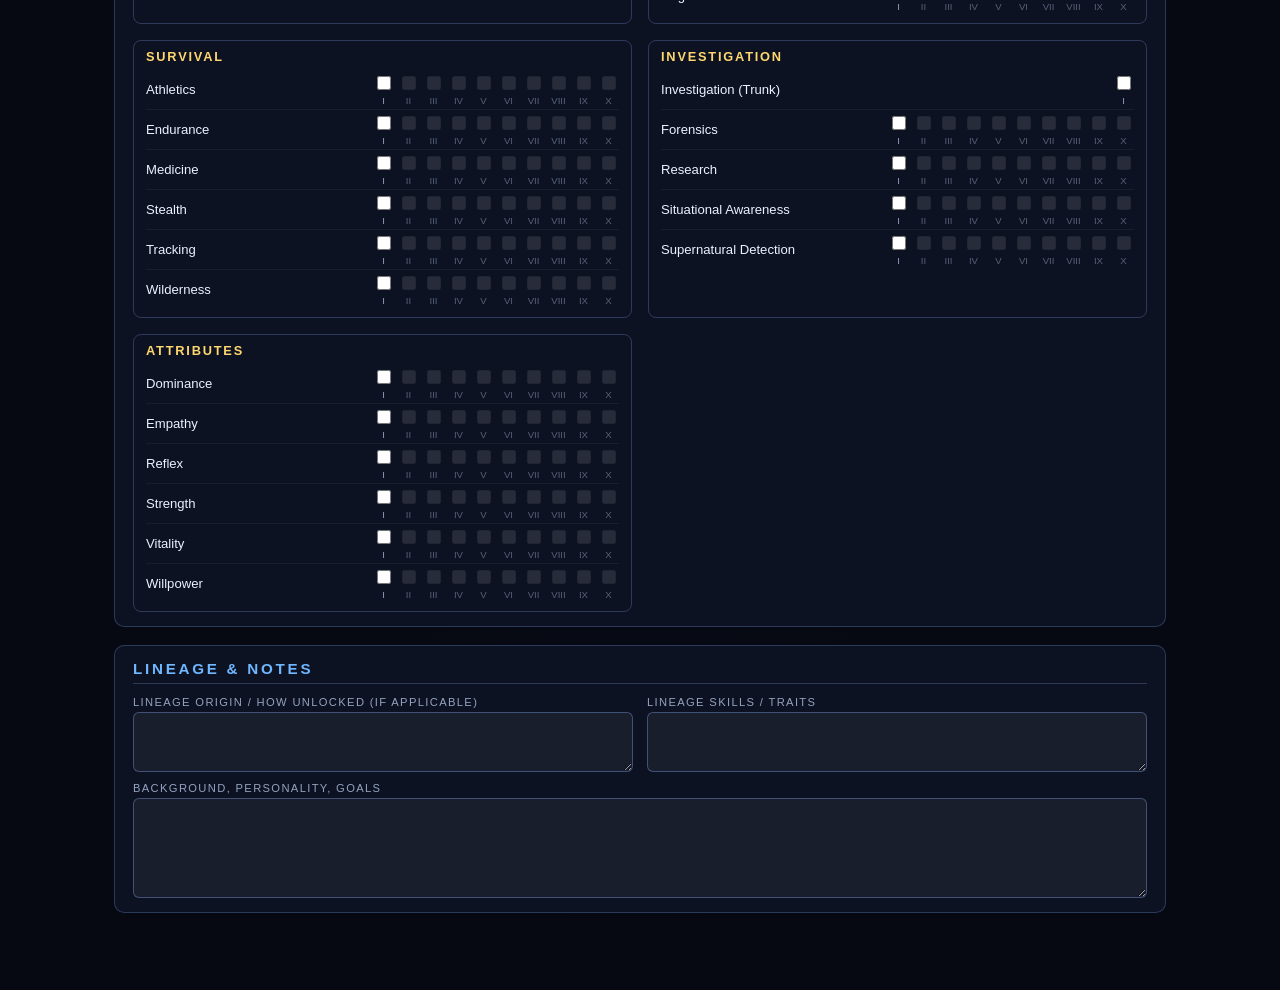
<file: Website/character-sheet.html>
<!DOCTYPE html>
<html lang="en">
<head>
<meta charset="UTF-8">
<meta name="viewport" content="width=device-width, initial-scale=1.0">
<title>Velocity — Character Sheet</title>
<link rel="icon" type="image/svg+xml" href="favicon.svg">
<link rel="icon" type="image/png" href="favicon-32.png">
<link rel="apple-touch-icon" href="apple-touch-icon.png">
<style>
  :root {
    --bg-deep: #060912;
    --bg-mid: #0c1326;
    --accent: #6fb7ff;
    --accent-2: #ffd76f;
    --card-bg: rgba(16, 22, 40, 0.75);
    --card-border: rgba(140, 180, 255, 0.25);
    --text-main: #eaf2ff;
    --text-dim: #93a3c0;
    --input-bg: rgba(255,255,255,0.05);
    --input-border: rgba(140, 180, 255, 0.35);
  }

  * { box-sizing: border-box; }

  html, body {
    margin: 0;
    padding: 0;
    background: radial-gradient(ellipse at 50% 0%, var(--bg-mid) 0%, var(--bg-deep) 70%);
    color: var(--text-main);
    font-family: "Segoe UI", Trebuchet MS, sans-serif;
    min-height: 100%;
  }

  #sheet {
    max-width: 1100px;
    margin: 0 auto;
    padding: 28px 24px 60px;
  }

  header.title-block {
    text-align: center;
    margin-bottom: 22px;
  }

  header.title-block h1 {
    margin: 0;
    font-size: 1.8rem;
    font-weight: 700;
    letter-spacing: 0.14em;
    text-transform: uppercase;
    color: var(--accent);
    text-shadow: 0 0 14px rgba(111, 183, 255, 0.6);
  }

  header.title-block p {
    margin: 4px 0 0;
    font-size: 0.85rem;
    color: var(--text-dim);
    letter-spacing: 0.05em;
  }

  .card {
    background: var(--card-bg);
    border: 1px solid var(--card-border);
    border-radius: 10px;
    padding: 14px 18px;
    margin-bottom: 18px;
    backdrop-filter: blur(4px);
  }

  .card h2 {
    margin: 0 0 12px;
    font-size: 0.95rem;
    letter-spacing: 0.18em;
    text-transform: uppercase;
    color: var(--accent);
    border-bottom: 1px solid var(--card-border);
    padding-bottom: 6px;
  }

  .card h2.gold { color: var(--accent-2); }

  .grid {
    display: grid;
    gap: 14px;
  }

  .grid.cols-2 { grid-template-columns: repeat(2, 1fr); }
  .grid.cols-3 { grid-template-columns: repeat(3, 1fr); }
  .grid.cols-4 { grid-template-columns: repeat(4, 1fr); }
  .grid.cols-6 { grid-template-columns: repeat(6, 1fr); }
  .grid.cols-9 { grid-template-columns: repeat(5, 1fr) auto repeat(3, 1fr); }

  @media (max-width: 800px) {
    .grid.cols-2, .grid.cols-3, .grid.cols-4, .grid.cols-6 { grid-template-columns: repeat(2, 1fr); }
    .grid.cols-9 { grid-template-columns: repeat(5, 1fr); }
    .grid.cols-9 .attr-divider { display: none; }
  }

  .field {
    display: flex;
    flex-direction: column;
    gap: 4px;
  }

  .field label {
    font-size: 0.7rem;
    letter-spacing: 0.12em;
    text-transform: uppercase;
    color: var(--text-dim);
  }

  .field input, .field textarea, .field select {
    background: var(--input-bg);
    border: 1px solid var(--input-border);
    border-radius: 6px;
    color: var(--text-main);
    padding: 6px 8px;
    font-size: 0.95rem;
    font-family: inherit;
  }

  .field textarea { resize: vertical; min-height: 60px; }

  .field select option {
    background: var(--bg-mid);
    color: var(--text-main);
  }

  .attr-box {
    display: flex;
    flex-direction: column;
    align-items: center;
    gap: 6px;
    border: 1px solid var(--input-border);
    border-radius: 8px;
    padding: 10px 6px;
    background: var(--input-bg);
  }

  .attr-box .attr-name {
    font-size: 0.75rem;
    letter-spacing: 0.1em;
    text-transform: uppercase;
    color: var(--text-dim);
    text-align: center;
  }

  .attr-box input {
    width: 100%;
    text-align: center;
    font-size: 1.4rem;
    font-weight: 700;
    background: transparent;
    border: none;
    color: var(--accent);
  }

  .attr-box .attr-desc {
    font-size: 0.68rem;
    color: var(--text-dim);
    text-align: center;
    line-height: 1.3;
  }

  .attr-box .attr-effects {
    font-size: 0.68rem;
    color: var(--accent-2);
    text-align: center;
    line-height: 1.4;
    margin-top: 4px;
  }

  .attr-box .attr-effects:empty {
    display: none;
  }

  .attr-box .attr-damage {
    font-size: 0.68rem;
    color: var(--accent);
    text-align: center;
    white-space: pre-line;
    line-height: 1.4;
    margin-top: 4px;
  }

  .attr-box .attr-damage:empty {
    display: none;
  }

  .attr-divider {
    width: 1px;
    align-self: stretch;
    background: var(--card-border);
  }

  .note {
    font-size: 0.75rem;
    color: var(--text-dim);
    line-height: 1.4;
    margin-top: 6px;
  }

  /* Skills */
  .skills-wrap {
    display: grid;
    grid-template-columns: repeat(2, 1fr);
    gap: 16px;
  }

  @media (max-width: 800px) {
    .skills-wrap { grid-template-columns: 1fr; }
  }

  .skill-group {
    border: 1px solid var(--card-border);
    border-radius: 8px;
    padding: 8px 12px;
  }

  .skill-group h3 {
    margin: 0 0 6px;
    font-size: 0.8rem;
    letter-spacing: 0.14em;
    text-transform: uppercase;
    color: var(--accent-2);
  }

  .skill-row {
    display: flex;
    align-items: center;
    justify-content: space-between;
    padding: 3px 0;
    border-bottom: 1px solid rgba(255,255,255,0.05);
    font-size: 0.82rem;
    gap: 8px;
  }

  .skill-row:last-child { border-bottom: none; }

  .skill-name { flex: 1 1 auto; }

  .skill-boxes {
    display: flex;
    gap: 4px;
    flex: 0 0 auto;
  }

  .chk {
    display: flex;
    flex-direction: column;
    align-items: center;
    font-size: 0.6rem;
    color: var(--text-dim);
    cursor: pointer;
    gap: 2px;
  }

  .chk input[type="checkbox"] {
    width: 14px;
    height: 14px;
    accent-color: var(--accent);
    cursor: pointer;
  }

  .chk input[type="checkbox"]:disabled {
    cursor: not-allowed;
    opacity: 0.3;
  }

  .chk:has(input[type="checkbox"]:disabled) {
    opacity: 0.55;
  }

  .human-potential-row {
    display: flex;
    align-items: center;
    gap: 8px;
    margin-top: 10px;
    font-size: 0.85rem;
    color: var(--text-dim);
  }

  .human-potential-row input[type="checkbox"] {
    width: 16px;
    height: 16px;
    accent-color: var(--accent-2);
    cursor: pointer;
  }

  /* Inventory table */
  table.inv {
    width: 100%;
    border-collapse: collapse;
    font-size: 0.85rem;
  }

  table.inv th, table.inv td {
    border: 1px solid var(--card-border);
    padding: 5px 8px;
    text-align: left;
  }

  table.inv th {
    color: var(--text-dim);
    font-size: 0.72rem;
    letter-spacing: 0.1em;
    text-transform: uppercase;
  }

  table.inv input {
    width: 100%;
    background: transparent;
    border: none;
    color: var(--text-main);
    font-size: 0.85rem;
    font-family: inherit;
  }

  /* SP tally */
  #sp-tally {
    font-size: 0.85rem;
    color: var(--text-dim);
  }
  #sp-tally span {
    color: var(--accent-2);
    font-weight: 700;
  }

  /* Print */
  @media print {
    html, body {
      background: #ffffff;
      color: #111;
    }
    #sheet { max-width: 100%; padding: 10px; }
    header.title-block h1 { color: #111; text-shadow: none; }
    header.title-block p { color: #444; }
    .card {
      background: #ffffff;
      border: 1px solid #888;
      backdrop-filter: none;
      box-shadow: none;
      page-break-inside: avoid;
    }
    .card h2, .card h2.gold { color: #111; border-bottom: 1px solid #888; }
    .field label { color: #444; }
    .field input, .field textarea, .field select {
      background: #fff; border: 1px solid #888; color: #111;
    }
    .attr-box { background: #fff; border: 1px solid #888; }
    .attr-box input { color: #111; }
    .attr-box .attr-name, .attr-box .attr-desc { color: #444; }
    .attr-box .attr-effects { color: #555; }
    .note { color: #555; }
    .skill-group { border: 1px solid #888; }
    .skill-group h3 { color: #111; }
    .skill-row { border-bottom: 1px solid #ccc; }
    .chk { color: #444; }
    .human-potential-row { color: #444; }
    table.inv th, table.inv td { border: 1px solid #888; }
    table.inv th { color: #444; }
    table.inv input { color: #111; }
    #sp-tally span { color: #111; }
    .no-print { display: none; }
  }

  .print-btn {
    display: block;
    margin: 0 auto 18px;
    background: var(--input-bg);
    border: 1px solid var(--input-border);
    color: var(--accent);
    padding: 8px 18px;
    border-radius: 6px;
    font-size: 0.85rem;
    letter-spacing: 0.1em;
    text-transform: uppercase;
    cursor: pointer;
    font-family: inherit;
  }

  .print-btn:hover { background: rgba(111,183,255,0.12); }

  .btn-row {
    display: flex;
    justify-content: center;
    gap: 12px;
    margin-bottom: 18px;
    flex-wrap: wrap;
  }

  .btn-row .print-btn { margin: 0; }
</style>
</head>
<body>
<div id="sheet">

  <header class="title-block">
    <h1>Velocity</h1>
    <p>Character Sheet &middot; Veilborn / Anar</p>
  </header>

  <div class="btn-row no-print">
    <button class="print-btn" onclick="window.print()">Print Sheet</button>
    <button class="print-btn" onclick="exportCharacter()">Export JSON</button>
    <button class="print-btn" onclick="document.getElementById('import-file').click()">Import JSON</button>
    <input type="file" id="import-file" accept="application/json" style="display:none">
  </div>

  <!-- Archetype -->
  <div class="card">
    <h2>Archetype</h2>
    <div class="grid cols-3">
      <div class="field">
        <label>Starter Archetype</label>
        <select id="archetype-select">
          <option value="">— None —</option>
          <option value="Brute">Brute</option>
          <option value="Cleric">Cleric</option>
          <option value="Diplomat">Diplomat</option>
          <option value="Fighter">Fighter</option>
          <option value="Healer">Healer</option>
          <option value="Herbalist">Herbalist</option>
          <option value="Infiltrator">Infiltrator</option>
          <option value="Investigator">Investigator</option>
          <option value="Knight">Knight</option>
          <option value="Mage">Mage</option>
          <option value="Merchant">Merchant</option>
          <option value="Noble">Noble</option>
          <option value="Occultist">Occultist</option>
          <option value="Performer">Performer</option>
          <option value="Ranger">Ranger</option>
          <option value="Thief">Thief</option>
        </select>
      </div>
      <div class="field">
        <label style="visibility: hidden;">Reset</label>
        <button class="print-btn no-print" id="reset-character" type="button" style="margin: 0; width: 100%; padding: 6px 8px; font-size: 0.95rem;">Reset Character</button>
      </div>
    </div>
    <p class="note">Archetypes are starting templates only — Velocity has no classes, and every skill point spent here can be refunded and reallocated freely as the character grows. Selecting an archetype spends Skill Points on a suggested starting build and adds matching starter gear to the Inventory; switching or clearing the archetype refunds those skills and removes that gear. "Reset Character" clears the entire sheet back to its default blank state.</p>
  </div>

  <!-- Identity -->
  <div class="card">
    <h2>Character</h2>
    <div class="grid cols-3">
      <div class="field"><label>Name</label><input type="text"></div>
      <div class="field"><label>Player</label><input type="text"></div>
      <div class="field"><label>Lineage</label><input type="text"></div>
    </div>
  </div>

  <!-- Attributes -->
  <div class="card">
    <h2>Attributes</h2>
    <div class="grid cols-9">
      <div class="attr-box">
        <div class="attr-name">Strength</div>
        <input type="number" min="0" value="0" id="strength-input" data-base="0">
        <div class="attr-desc">Melee/ranged attack &amp; damage, inventory slots</div>
        <div class="attr-effects" id="strength-effects"></div>
        <div class="attr-damage" id="strength-damage"></div>
      </div>
      <div class="attr-box">
        <div class="attr-name">Reflex</div>
        <input type="number" min="0" value="0" id="reflex-input" data-base="0">
        <div class="attr-desc">Dodge, Evasion, Parry, Block bonus</div>
        <div class="attr-effects" id="reflex-effects"></div>
      </div>
      <div class="attr-box">
        <div class="attr-name">Willpower</div>
        <input type="number" min="0" value="0" id="willpower-input" data-base="0">
        <div class="attr-desc">Magic attack &amp; spell damage, Concentration, Consciousness Checks</div>
        <div class="attr-effects" id="willpower-effects"></div>
        <div class="attr-damage" id="willpower-damage"></div>
      </div>
      <div class="attr-box">
        <div class="attr-name">Fortitude</div>
        <input type="number" min="0" value="0" id="fortitude-input" data-base="0">
        <div class="attr-desc">Resist poison &amp; disease, Consciousness Checks</div>
        <div class="attr-effects" id="fortitude-effects"></div>
      </div>
      <div class="attr-box">
        <div class="attr-name">Social</div>
        <input type="number" min="0" value="0" id="social-input" data-base="0">
        <div class="attr-desc">Persuasion, Intimidation, Negotiation, Domination</div>
        <div class="attr-effects" id="social-effects"></div>
      </div>
      <div class="attr-divider"></div>
      <div class="attr-box">
        <div class="attr-name">Health</div>
        <input type="number" min="0" id="current-health">
        <div class="attr-desc">Current Health (max = Vitality)</div>
      </div>
      <div class="attr-box">
        <div class="attr-name">Vitality</div>
        <input type="number" min="0" value="50" id="vitality-input" data-base="50">
        <div class="attr-desc">Sets maximum Health</div>
        <div class="attr-effects" id="vitality-effects"></div>
      </div>
      <div class="attr-box">
        <div class="attr-name">Dying Threshold</div>
        <input type="number" id="dying-threshold" readonly>
        <div class="attr-desc">15% of Vitality, rounded up</div>
      </div>
    </div>
    <p class="note">All attributes begin at 0 (Vitality begins at 50). 2 points assigned at creation (max 3 each before lineage). No lineage available at creation modifies core attributes. Skills that grant attribute bonuses (e.g. Attributes tree, Defense, Athletics, Persuasion, Intimidation) add directly to the value shown here — editing the field by hand adjusts your base score independent of those skill bonuses. Other effects granted by purchased Attribute-tree skills (bonus dice, Opposition Check bonuses, etc.) are listed below each attribute in gold. Death occurs at 0 Health. While at or below the dying threshold, make Consciousness Checks (dice pool + higher of Willpower or Fortitude) per <em>Dying.md</em>. Bleeding out: 1% of Vitality (min 1) per round at end of turn until stabilized. Each character gets 3 AP per turn (see <em>Encounters/Actions.md</em>); unspent AP do not carry over.</p>
  </div>

  <!-- Weapons & Damage -->
  <div class="card">
    <h2>Weapons &amp; Damage</h2>
    <div class="grid cols-2">
      <div class="field">
        <label>Equipped Melee Weapon</label>
        <select id="melee-weapon">
          <option value="0" selected>Unarmed (Strength bonus only)</option>
          <option value="4">Light Melee (1d4) — Dagger, Knife, Shortsword, Club</option>
          <option value="6">Medium Melee (1d6) — Axe, Longsword, Mace, Spear</option>
          <option value="8">Heavy Melee (1d8) — Greataxe, Greatsword, Halberd, Maul</option>
        </select>
      </div>
      <div class="field">
        <label>Equipped Ranged Weapon</label>
        <select id="ranged-weapon">
          <option value="0" selected>None</option>
          <option value="4">Light Ranged (1d4) — Sling, Hand Crossbow, Thrown Knife</option>
          <option value="6">Medium Ranged (1d6) — Shortbow, Light Crossbow, Javelin</option>
          <option value="8">Heavy Ranged (1d8) — Longbow, Heavy Crossbow, Thrown Spear</option>
        </select>
      </div>
    </div>
    <div class="grid cols-2" style="margin-top:10px;">
      <div class="field"><label>Melee Damage</label><input type="text" id="melee-damage" readonly></div>
      <div class="field"><label>Ranged Damage</label><input type="text" id="ranged-damage" readonly></div>
    </div>
    <div class="grid cols-2" style="margin-top:10px;">
      <div class="field">
        <label>Magic Spell Base Damage Die</label>
        <select id="magic-die">
          <option value="4">d4</option>
          <option value="6" selected>d6</option>
          <option value="8">d8</option>
          <option value="10">d10</option>
        </select>
      </div>
      <div class="field"><label>Magic Damage</label><input type="text" id="magic-damage" readonly></div>
    </div>
    <p class="note">Melee/Ranged Damage = weapon base die, plus one bonus die of the same size per 3 points of Strength, plus any stacking flat-d6 bonuses from skills (Strength VII/IX, Melee/Ranged Attack X). Magic Damage = the spell's own base die (set here to match the spell being cast) plus one bonus die of the same size per 3 points of Willpower, plus stacking d6 bonuses from Willpower VII/IX and Magic Attack IV/IX.</p>
  </div>

  <!-- Armor & Mitigation -->
  <div class="card">
    <h2>Armor &amp; Mitigation</h2>
    <div class="grid cols-2">
      <div class="field">
        <label>Equipped Armor</label>
        <select id="equipped-armor">
          <option value="0" selected>None</option>
          <option value="2">Light (Leather, Padded, Studded Leather)</option>
          <option value="4">Medium (Hide, Chain Shirt, Scale Mail)</option>
          <option value="6">Heavy (Chain Mail, Splint, Plate)</option>
        </select>
      </div>
      <div class="field"><label>Damage Mitigation</label><input type="number" id="damage-mitigation" readonly></div>
    </div>
    <p class="note">Damage Mitigation is a flat reduction applied to each hit, per <code>Equipment/Armor.md</code> &sect;7 (Light 2 / Medium 4 / Heavy 6).</p>
  </div>

  <!-- Currency -->
  <div class="card">
    <h2>Bottomless Coinpurse</h2>
    <div class="grid cols-4">
      <div class="field"><label>Copper (cp)</label><input type="number" value="0"></div>
      <div class="field"><label>Silver (sp)</label><input type="number" value="0"></div>
      <div class="field"><label>Gold (gp)</label><input type="number" value="0"></div>
      <div class="field"><label>Platinum (pp)</label><input type="number" value="0"></div>
    </div>
    <div class="field" style="margin-top:10px;">
      <label>Gems &amp; Jewels</label>
      <textarea placeholder="e.g. 3 small sapphires (~25 gp each), a cracked opal pendant"></textarea>
    </div>
    <p class="note">10 cp = 1 sp, 10 sp = 1 gp, 10 gp = 1 pp. The Bottomless Coinpurse is a Bag of Holding for wealth — coins, gems, and jewels stored here have no weight and take no inventory slots. If lost or destroyed, loose wealth occupies slots (1 per denomination; gems by type). A replacement costs 50 gp.</p>
  </div>

  <!-- Inventory -->
  <div class="card">
    <h2>Inventory</h2>
    <div class="grid cols-4">
      <div class="field"><label>Base Slots</label><input type="number" value="50" readonly></div>
      <div class="field"><label>Bonus Slots (3 &times; Strength)</label><input type="number" id="bonus-slots" readonly></div>
      <div class="field"><label>Total Capacity</label><input type="number" id="total-slots" readonly></div>
      <div class="field"><label>Remaining Capacity</label><input type="number" id="remaining-slots" readonly></div>
    </div>
    <table class="inv" style="margin-top:10px;">
      <thead>
        <tr><th style="width:8%">Equipped</th><th style="width:30%">Item</th><th style="width:11%">Size</th><th style="width:11%">Qty</th><th style="width:11%">Slots Used</th><th style="width:14%">Value (gp)</th><th style="width:14%">Total (gp)</th></tr>
      </thead>
      <tbody id="inv-body"></tbody>
    </table>
    <p class="note">Tiny/Small = 1 slot (stacks of identical Tiny/Small items share 1 slot), Medium = 2 slots, Large = 3 slots. Max item size: Large. Equipped items (worn armor, wielded weapons) take up no backpack slots.</p>
  </div>

  <!-- Skill Points -->
  <div class="card">
    <h2>Skill Points</h2>
    <div class="grid cols-3">
      <div class="field"><label>Unspent SP</label><input type="number" value="10" id="unspent-sp"></div>
      <div class="field"><label>Spent SP (auto from skills below)</label><input type="number" id="spent-sp" readonly></div>
    </div>
    <label class="human-potential-row">
      <input type="checkbox" id="human-potential">
      <span>Human Potential — Humans receive +2 starting SP (10 &rarr; 12) at character creation only. Checking this adjusts Unspent SP by &plusmn;2.</span>
    </label>
    <p class="note" id="sp-tally">Skills purchased below: <span id="sp-tally-count">0</span> SP (1 SP per checked skill). Checking a skill automatically deducts 1 from Unspent SP and adds 1 to Spent SP; unchecking refunds it. Skills must be purchased in order — a skill is locked until its predecessor in that line is purchased.</p>
  </div>

  <!-- Skills -->
  <div class="card">
    <h2 class="gold">Skills</h2>
    <p class="note">Check each purchased skill (skills are purchased in order; a skill's prerequisite is the skill before it in its line, unless noted otherwise). Hover a skill for its effect. See the skill constellation diagrams (<em>Tools/Skill Trees/skill-trees.html</em>) for full details.</p>
    <div class="skills-wrap">
      <div class="skill-group"><h3>Combat</h3><div class="skill-row"><span class="skill-name">Melee Attack</span><span class="skill-boxes"><label class="chk" title="The character may use light melee weapons."><input type="checkbox" data-cost="1"><span>I</span></label><label class="chk" title="+2 to melee attack rolls with light weapons."><input type="checkbox" data-cost="1"><span>II</span></label><label class="chk" title="+2 to melee damage rolls with light weapons."><input type="checkbox" data-cost="1"><span>III</span></label><label class="chk" title="The character may use medium melee weapons."><input type="checkbox" data-cost="1"><span>IV</span></label><label class="chk" title="+2 to melee attack rolls and melee damage rolls with medium weapons."><input type="checkbox" data-cost="1"><span>V</span></label><label class="chk" title="The character may use heavy melee weapons."><input type="checkbox" data-cost="1"><span>VI</span></label><label class="chk" title="+2 to melee attack rolls with heavy weapons."><input type="checkbox" data-cost="1"><span>VII</span></label><label class="chk" title="+2 to melee damage rolls with heavy weapons."><input type="checkbox" data-cost="1"><span>VIII</span></label><label class="chk" title="+1d6 to all melee attack rolls."><input type="checkbox" data-cost="1"><span>IX</span></label><label class="chk" title="+1d6 to all melee damage rolls."><input type="checkbox" data-cost="1" data-dmg-key="meleeBonusDie"><span>X</span></label></span></div><div class="skill-row"><span class="skill-name">Ranged Attack</span><span class="skill-boxes"><label class="chk" title="The character may use light ranged weapons. Ranged attack rolls suffer a -2 penalty."><input type="checkbox" data-cost="1"><span>I</span></label><label class="chk" title="Removes the -2 ranged attack penalty. +2 to ranged attack rolls with light weapons."><input type="checkbox" data-cost="1"><span>II</span></label><label class="chk" title="+2 to ranged damage rolls with light weapons."><input type="checkbox" data-cost="1"><span>III</span></label><label class="chk" title="The character may use medium ranged weapons."><input type="checkbox" data-cost="1"><span>IV</span></label><label class="chk" title="+2 to ranged attack rolls and ranged damage rolls with medium weapons."><input type="checkbox" data-cost="1"><span>V</span></label><label class="chk" title="The character may use heavy ranged weapons."><input type="checkbox" data-cost="1"><span>VI</span></label><label class="chk" title="+2 to ranged attack rolls with heavy weapons."><input type="checkbox" data-cost="1"><span>VII</span></label><label class="chk" title="+2 to ranged damage rolls with heavy weapons."><input type="checkbox" data-cost="1"><span>VIII</span></label><label class="chk" title="+1d6 to all ranged attack rolls."><input type="checkbox" data-cost="1"><span>IX</span></label><label class="chk" title="+1d6 to all ranged damage rolls."><input type="checkbox" data-cost="1" data-dmg-key="rangedBonusDie"><span>X</span></label></span></div><div class="skill-row"><span class="skill-name">Magic Attack</span><span class="skill-boxes"><label class="chk" title="The character may cast Level 0 spells."><input type="checkbox" data-cost="1"><span>I</span></label><label class="chk" title="The character may cast 1st level spells."><input type="checkbox" data-cost="1"><span>II</span></label><label class="chk" title="The character may cast 2nd level spells. +1d6 to magic attack rolls."><input type="checkbox" data-cost="1"><span>III</span></label><label class="chk" title="The character may cast 3rd level spells. +1d6 to magic damage rolls."><input type="checkbox" data-cost="1" data-dmg-key="magicBonusDie"><span>IV</span></label><label class="chk" title="The character may cast 4th level spells."><input type="checkbox" data-cost="1"><span>V</span></label><label class="chk" title="The character may cast 5th level spells."><input type="checkbox" data-cost="1"><span>VI</span></label><label class="chk" title="The character may cast 6th level spells."><input type="checkbox" data-cost="1"><span>VII</span></label><label class="chk" title="The character may cast 7th level spells. +1d6 to magic attack rolls."><input type="checkbox" data-cost="1"><span>VIII</span></label><label class="chk" title="The character may cast 8th level spells. +1d6 to magic damage rolls."><input type="checkbox" data-cost="1" data-dmg-key="magicBonusDie"><span>IX</span></label><label class="chk" title="The character may cast 9th level spells."><input type="checkbox" data-cost="1"><span>X</span></label></span></div><div class="skill-row"><span class="skill-name">Defense</span><span class="skill-boxes"><label class="chk" title="+1 Reflex."><input type="checkbox" data-cost="1" data-bonus="Reflex,1"><span>I</span></label><label class="chk" title="+1 Reflex."><input type="checkbox" data-cost="1" data-bonus="Reflex,1"><span>II</span></label><label class="chk" title="+1 Reflex."><input type="checkbox" data-cost="1" data-bonus="Reflex,1"><span>III</span></label><label class="chk" title="Choose one defensive skill (Dodge, Evasion, Parry, or Block). +1d6 to rolls using that defensive skill."><input type="checkbox" data-cost="1"><span>IV</span></label><label class="chk" title="Choose one defensive skill (Dodge, Evasion, Parry, or Block). +1d6 to rolls using that defensive skill."><input type="checkbox" data-cost="1"><span>V</span></label></span></div><div class="skill-row"><span class="skill-name">Movement</span><span class="skill-boxes"><label class="chk" title="+5 feet of movement per AP spent on movement."><input type="checkbox" data-cost="1"><span>I</span></label><label class="chk" title="+1 to Dodge, Evasion, Block, and Parry Opposition Checks."><input type="checkbox" data-cost="1"><span>II</span></label><label class="chk" title="+1d6 to defense rolls against attacks of opportunity."><input type="checkbox" data-cost="1"><span>III</span></label><label class="chk" title="+5 feet of movement per AP spent when swimming, climbing, or crawling."><input type="checkbox" data-cost="1"><span>IV</span></label><label class="chk" title="The character does not provoke reactions or attacks of opportunity when moving during combat."><input type="checkbox" data-cost="1"><span>V</span></label></span></div><div class="skill-row"><span class="skill-name">Armor</span><span class="skill-boxes"><label class="chk" title="The character may wear light armor. While wearing light armor, the character suffers -2 Reflex."><input type="checkbox" data-cost="1"><span>I</span></label><label class="chk" title="Removes the -2 Reflex penalty for wearing light armor."><input type="checkbox" data-cost="1"><span>II</span></label><label class="chk" title="The character may wear medium armor. While wearing medium armor, the character suffers -2 Reflex."><input type="checkbox" data-cost="1"><span>III</span></label><label class="chk" title="Removes the -2 Reflex penalty for wearing medium armor."><input type="checkbox" data-cost="1"><span>IV</span></label><label class="chk" title="+1d6 to defense rolls while wearing light or medium armor."><input type="checkbox" data-cost="1"><span>V</span></label><label class="chk" title="The character may wear heavy armor. While wearing heavy armor, the character suffers -2 Reflex, -5 feet of movement per round, and -4 to Stealth Opposition Checks."><input type="checkbox" data-cost="1"><span>VI</span></label><label class="chk" title="Removes the -2 Reflex penalty for wearing heavy armor."><input type="checkbox" data-cost="1"><span>VII</span></label><label class="chk" title="Removes the -5 feet movement penalty for wearing heavy armor."><input type="checkbox" data-cost="1"><span>VIII</span></label><label class="chk" title="Removes the -4 Stealth Opposition Check penalty for wearing heavy armor."><input type="checkbox" data-cost="1"><span>IX</span></label><label class="chk" title="+1d6 to defense rolls while wearing heavy armor."><input type="checkbox" data-cost="1"><span>X</span></label></span></div></div><div class="skill-group"><h3>Weapon — Melee</h3><div class="skill-row"><span class="skill-name">Simple Melee</span><span class="skill-boxes"><label class="chk" title="The character may use simple melee weapons in combat. Attacks made with simple melee weapons cost 3 AP."><input type="checkbox" data-cost="1"><span>I</span></label><label class="chk" title="Reduces the AP cost for attacks made with simple melee weapons to 2 AP."><input type="checkbox" data-cost="1"><span>II</span></label><label class="chk" title="Reduces the AP cost for attacks made with simple melee weapons to 1 AP."><input type="checkbox" data-cost="1"><span>III</span></label></span></div><div class="skill-row"><span class="skill-name">Martial Melee</span><span class="skill-boxes"><label class="chk" title="The character may use martial melee weapons in combat. Attacks made with martial melee weapons cost 3 AP."><input type="checkbox" data-cost="1"><span>I</span></label><label class="chk" title="Reduces the AP cost for attacks made with martial melee weapons to 2 AP."><input type="checkbox" data-cost="1"><span>II</span></label><label class="chk" title="Reduces the AP cost for attacks made with martial melee weapons to 1 AP."><input type="checkbox" data-cost="1"><span>III</span></label></span></div><div class="skill-row"><span class="skill-name">Exotic Melee</span><span class="skill-boxes"><label class="chk" title="The character may use exotic melee weapons in combat. Attacks made with exotic melee weapons cost 3 AP."><input type="checkbox" data-cost="1"><span>I</span></label><label class="chk" title="Reduces the AP cost for attacks made with exotic melee weapons to 2 AP."><input type="checkbox" data-cost="1"><span>II</span></label><label class="chk" title="Reduces the AP cost for attacks made with exotic melee weapons to 1 AP."><input type="checkbox" data-cost="1"><span>III</span></label></span></div></div><div class="skill-group"><h3>Weapon — Ranged</h3><div class="skill-row"><span class="skill-name">Simple Ranged</span><span class="skill-boxes"><label class="chk" title="The character may use simple ranged weapons in combat. Attacks made with simple ranged weapons cost 3 AP."><input type="checkbox" data-cost="1"><span>I</span></label><label class="chk" title="Reduces the AP cost for attacks made with simple ranged weapons to 2 AP."><input type="checkbox" data-cost="1"><span>II</span></label><label class="chk" title="Reduces the AP cost for attacks made with simple ranged weapons to 1 AP."><input type="checkbox" data-cost="1"><span>III</span></label></span></div><div class="skill-row"><span class="skill-name">Martial Ranged</span><span class="skill-boxes"><label class="chk" title="The character may use martial ranged weapons in combat. Attacks made with martial ranged weapons cost 3 AP."><input type="checkbox" data-cost="1"><span>I</span></label><label class="chk" title="Reduces the AP cost for attacks made with martial ranged weapons to 2 AP."><input type="checkbox" data-cost="1"><span>II</span></label><label class="chk" title="Reduces the AP cost for attacks made with martial ranged weapons to 1 AP."><input type="checkbox" data-cost="1"><span>III</span></label></span></div><div class="skill-row"><span class="skill-name">Exotic Ranged</span><span class="skill-boxes"><label class="chk" title="The character may use exotic ranged weapons in combat. Attacks made with exotic ranged weapons cost 3 AP."><input type="checkbox" data-cost="1"><span>I</span></label><label class="chk" title="Reduces the AP cost for attacks made with exotic ranged weapons to 2 AP."><input type="checkbox" data-cost="1"><span>II</span></label><label class="chk" title="Reduces the AP cost for attacks made with exotic ranged weapons to 1 AP."><input type="checkbox" data-cost="1"><span>III</span></label></span></div></div><div class="skill-group"><h3>Influence</h3><div class="skill-row"><span class="skill-name">Influence (Trunk)</span><span class="skill-boxes"><label class="chk" title="+1 to all Influence Opposition Checks (Persuasion, Intimidation, and Negotiation). Unlocks the Persuasion, Intimidation, and Negotiation branches."><input type="checkbox" data-cost="1"><span>I</span></label></span></div><div class="skill-row"><span class="skill-name">Persuasion</span><span class="skill-boxes"><label class="chk" title="+1 to Persuasion Opposition Checks."><input type="checkbox" data-cost="1"><span>I</span></label><label class="chk" title="+1 to Persuasion Opposition Checks."><input type="checkbox" data-cost="1"><span>II</span></label><label class="chk" title="+1 to Persuasion Opposition Checks."><input type="checkbox" data-cost="1"><span>III</span></label><label class="chk" title="+1 Social."><input type="checkbox" data-cost="1" data-bonus="Social,1"><span>IV</span></label><label class="chk" title="+1 Social."><input type="checkbox" data-cost="1" data-bonus="Social,1"><span>V</span></label><label class="chk" title="The character may simultaneously attempt to persuade a number of targets equal to their Social score."><input type="checkbox" data-cost="1"><span>VI</span></label><label class="chk" title="+1 to Persuasion Opposition Checks."><input type="checkbox" data-cost="1"><span>VII</span></label><label class="chk" title="+1 Social."><input type="checkbox" data-cost="1" data-bonus="Social,1"><span>VIII</span></label><label class="chk" title="+1 to Persuasion Opposition Checks."><input type="checkbox" data-cost="1"><span>IX</span></label><label class="chk" title="+1d6 to Persuasion Opposition Checks."><input type="checkbox" data-cost="1"><span>X</span></label></span></div><div class="skill-row"><span class="skill-name">Intimidation</span><span class="skill-boxes"><label class="chk" title="+1 to Intimidation Opposition Checks."><input type="checkbox" data-cost="1"><span>I</span></label><label class="chk" title="+1 to Intimidation Opposition Checks."><input type="checkbox" data-cost="1"><span>II</span></label><label class="chk" title="+1 to Intimidation Opposition Checks."><input type="checkbox" data-cost="1"><span>III</span></label><label class="chk" title="+1 Social."><input type="checkbox" data-cost="1" data-bonus="Social,1"><span>IV</span></label><label class="chk" title="+1 Social."><input type="checkbox" data-cost="1" data-bonus="Social,1"><span>V</span></label><label class="chk" title="The character may simultaneously attempt to intimidate a number of targets equal to their Social score."><input type="checkbox" data-cost="1"><span>VI</span></label><label class="chk" title="+1 to Intimidation Opposition Checks."><input type="checkbox" data-cost="1"><span>VII</span></label><label class="chk" title="+1 Social."><input type="checkbox" data-cost="1" data-bonus="Social,1"><span>VIII</span></label><label class="chk" title="+1 to Intimidation Opposition Checks."><input type="checkbox" data-cost="1"><span>IX</span></label><label class="chk" title="+1d6 to Intimidation Opposition Checks."><input type="checkbox" data-cost="1"><span>X</span></label></span></div><div class="skill-row"><span class="skill-name">Negotiation</span><span class="skill-boxes"><label class="chk" title="+1 to Negotiation Opposition Checks."><input type="checkbox" data-cost="1"><span>I</span></label><label class="chk" title="+1 to Negotiation Opposition Checks."><input type="checkbox" data-cost="1"><span>II</span></label><label class="chk" title="+1 to Negotiation Opposition Checks."><input type="checkbox" data-cost="1"><span>III</span></label><label class="chk" title="+1 Social."><input type="checkbox" data-cost="1" data-bonus="Social,1"><span>IV</span></label><label class="chk" title="+1 Social."><input type="checkbox" data-cost="1" data-bonus="Social,1"><span>V</span></label><label class="chk" title="Once per session, after a failed Negotiation Opposition Check, the character may roll 1d6. On a natural 6, the negotiation is considered to have succeeded."><input type="checkbox" data-cost="1"><span>VI</span></label><label class="chk" title="+1 to Negotiation Opposition Checks."><input type="checkbox" data-cost="1"><span>VII</span></label><label class="chk" title="+1 Social."><input type="checkbox" data-cost="1" data-bonus="Social,1"><span>VIII</span></label><label class="chk" title="+1 to Negotiation Opposition Checks."><input type="checkbox" data-cost="1"><span>IX</span></label><label class="chk" title="+1d6 to Negotiation Opposition Checks."><input type="checkbox" data-cost="1"><span>X</span></label></span></div></div><div class="skill-group"><h3>Survival</h3><div class="skill-row"><span class="skill-name">Athletics</span><span class="skill-boxes"><label class="chk" title="+1 Strength."><input type="checkbox" data-cost="1" data-bonus="Strength,1"><span>I</span></label><label class="chk" title="+5 feet of movement per AP spent when swimming or climbing."><input type="checkbox" data-cost="1"><span>II</span></label><label class="chk" title="+1 Strength."><input type="checkbox" data-cost="1" data-bonus="Strength,1"><span>III</span></label><label class="chk" title="+5 feet of movement per AP spent when swimming or climbing."><input type="checkbox" data-cost="1"><span>IV</span></label><label class="chk" title="+1 Strength."><input type="checkbox" data-cost="1" data-bonus="Strength,1"><span>V</span></label><label class="chk" title="+1 Strength."><input type="checkbox" data-cost="1" data-bonus="Strength,1"><span>VI</span></label><label class="chk" title="+5 feet of movement per AP spent when swimming or climbing."><input type="checkbox" data-cost="1"><span>VII</span></label><label class="chk" title="+1d6 to Athletics Opposition Checks."><input type="checkbox" data-cost="1"><span>VIII</span></label><label class="chk" title="+1 Strength."><input type="checkbox" data-cost="1" data-bonus="Strength,1"><span>IX</span></label><label class="chk" title="+1d6 to Athletics Opposition Checks."><input type="checkbox" data-cost="1"><span>X</span></label></span></div><div class="skill-row"><span class="skill-name">Endurance</span><span class="skill-boxes"><label class="chk" title="+1 to Endurance Opposition Checks."><input type="checkbox" data-cost="1"><span>I</span></label><label class="chk" title="+1 to Endurance Opposition Checks."><input type="checkbox" data-cost="1"><span>II</span></label><label class="chk" title="+1 to Endurance Opposition Checks."><input type="checkbox" data-cost="1"><span>III</span></label><label class="chk" title="+1d6 to Opposition Checks to resist poison and disease."><input type="checkbox" data-cost="1"><span>IV</span></label><label class="chk" title="+1 to Endurance Opposition Checks."><input type="checkbox" data-cost="1"><span>V</span></label><label class="chk" title="+1 to Endurance Opposition Checks."><input type="checkbox" data-cost="1"><span>VI</span></label><label class="chk" title="+1 to Endurance Opposition Checks."><input type="checkbox" data-cost="1"><span>VII</span></label><label class="chk" title="+1d6 to Endurance Opposition Checks."><input type="checkbox" data-cost="1"><span>VIII</span></label><label class="chk" title="+1d6 to Consciousness Checks."><input type="checkbox" data-cost="1"><span>IX</span></label><label class="chk" title="+1d6 to Endurance Opposition Checks."><input type="checkbox" data-cost="1"><span>X</span></label></span></div><div class="skill-row"><span class="skill-name">Medicine</span><span class="skill-boxes"><label class="chk" title="+1 to Medicine Opposition Checks."><input type="checkbox" data-cost="1"><span>I</span></label><label class="chk" title="+1 to Medicine Opposition Checks. The character can stabilize a dying character. Stabilization requires one round and no kit. The dying character remains unconscious but is no longer deteriorating."><input type="checkbox" data-cost="1"><span>II</span></label><label class="chk" title="+1 to Medicine Opposition Checks. The character can use a MedKit to heal, using up to 2 charges per treatment."><input type="checkbox" data-cost="1"><span>III</span></label><label class="chk" title="+1 to Medicine Opposition Checks."><input type="checkbox" data-cost="1"><span>IV</span></label><label class="chk" title="The character can use up to 3 MedKit charges per treatment."><input type="checkbox" data-cost="1"><span>V</span></label><label class="chk" title="The character can use a Trauma Kit, using up to 3 charges per treatment."><input type="checkbox" data-cost="1"><span>VI</span></label><label class="chk" title="The character can remove poison from a character. Requires 1 Trauma Kit charge."><input type="checkbox" data-cost="1"><span>VII</span></label><label class="chk" title="The character can restore consciousness to an unconscious character. Requires 1 Trauma Kit charge."><input type="checkbox" data-cost="1"><span>VIII</span></label><label class="chk" title="The character can use up to 5 Trauma Kit charges per treatment."><input type="checkbox" data-cost="1"><span>IX</span></label><label class="chk" title="The character can attempt to revive a recently deceased character. The body must be intact and must not have been dead too long. Requires a Trauma Kit. The attempt requires a Medicine Opposition Check; the Narrator sets the difficulty."><input type="checkbox" data-cost="1"><span>X</span></label></span></div><div class="skill-row"><span class="skill-name">Stealth</span><span class="skill-boxes"><label class="chk" title="+1 to Stealth Opposition Checks."><input type="checkbox" data-cost="1"><span>I</span></label><label class="chk" title="+1 to Stealth Opposition Checks."><input type="checkbox" data-cost="1"><span>II</span></label><label class="chk" title="+1 to Stealth Opposition Checks."><input type="checkbox" data-cost="1"><span>III</span></label><label class="chk" title="While hidden, the character may take one action without automatically breaking stealth. Whether stealth is broken remains subject to an Opposition Check at the Narrator's discretion."><input type="checkbox" data-cost="1"><span>IV</span></label><label class="chk" title="+1 to Stealth Opposition Checks."><input type="checkbox" data-cost="1"><span>V</span></label><label class="chk" title="+1 to Stealth Opposition Checks."><input type="checkbox" data-cost="1"><span>VI</span></label><label class="chk" title="+1 to Stealth Opposition Checks."><input type="checkbox" data-cost="1"><span>VII</span></label><label class="chk" title="+1d6 to Stealth Opposition Checks."><input type="checkbox" data-cost="1"><span>VIII</span></label><label class="chk" title="+1 to Stealth Opposition Checks."><input type="checkbox" data-cost="1"><span>IX</span></label><label class="chk" title="Once per session, the character may hide in plain sight without cover or concealment. This ability does not require an Opposition Check to initiate, but maintaining stealth while observed remains subject to normal checks."><input type="checkbox" data-cost="1"><span>X</span></label></span></div><div class="skill-row"><span class="skill-name">Tracking</span><span class="skill-boxes"><label class="chk" title="+1 to Tracking Opposition Checks."><input type="checkbox" data-cost="1"><span>I</span></label><label class="chk" title="+1 to Tracking Opposition Checks."><input type="checkbox" data-cost="1"><span>II</span></label><label class="chk" title="+1 to Tracking Opposition Checks."><input type="checkbox" data-cost="1"><span>III</span></label><label class="chk" title="When examining a trail, the character may ask the Narrator to identify who or what made it — species or type, approximate size, and number of individuals."><input type="checkbox" data-cost="1"><span>IV</span></label><label class="chk" title="+1 to Tracking Opposition Checks."><input type="checkbox" data-cost="1"><span>V</span></label><label class="chk" title="+1 to Tracking Opposition Checks."><input type="checkbox" data-cost="1"><span>VI</span></label><label class="chk" title="+1 to Tracking Opposition Checks."><input type="checkbox" data-cost="1"><span>VII</span></label><label class="chk" title="+1d6 to Tracking Opposition Checks."><input type="checkbox" data-cost="1"><span>VIII</span></label><label class="chk" title="The character can track targets through supernatural concealment or deliberate trail-hiding. Tracking checks against such targets are made normally rather than automatically failing."><input type="checkbox" data-cost="1"><span>IX</span></label><label class="chk" title="+1d6 to Tracking Opposition Checks."><input type="checkbox" data-cost="1"><span>X</span></label></span></div><div class="skill-row"><span class="skill-name">Wilderness</span><span class="skill-boxes"><label class="chk" title="+1 to Wilderness Opposition Checks."><input type="checkbox" data-cost="1"><span>I</span></label><label class="chk" title="+1 to Wilderness Opposition Checks."><input type="checkbox" data-cost="1"><span>II</span></label><label class="chk" title="+1 to Wilderness Opposition Checks."><input type="checkbox" data-cost="1"><span>III</span></label><label class="chk" title="The character can always locate food and clean water in natural environments. No Opposition Check is required under normal conditions."><input type="checkbox" data-cost="1"><span>IV</span></label><label class="chk" title="+1 to Wilderness Opposition Checks."><input type="checkbox" data-cost="1"><span>V</span></label><label class="chk" title="+1 to Wilderness Opposition Checks."><input type="checkbox" data-cost="1"><span>VI</span></label><label class="chk" title="+1 to Wilderness Opposition Checks."><input type="checkbox" data-cost="1"><span>VII</span></label><label class="chk" title="+1d6 to Wilderness Opposition Checks."><input type="checkbox" data-cost="1"><span>VIII</span></label><label class="chk" title="The character can navigate any natural environment without landmarks, tools, or prior knowledge of the terrain. No Opposition Check is required for navigation under normal conditions."><input type="checkbox" data-cost="1"><span>IX</span></label><label class="chk" title="+1d6 to Wilderness Opposition Checks."><input type="checkbox" data-cost="1"><span>X</span></label></span></div></div><div class="skill-group"><h3>Investigation</h3><div class="skill-row"><span class="skill-name">Investigation (Trunk)</span><span class="skill-boxes"><label class="chk" title="+1 to all Investigation Opposition Checks. Unlocks all Investigation branches."><input type="checkbox" data-cost="1"><span>I</span></label></span></div><div class="skill-row"><span class="skill-name">Forensics</span><span class="skill-boxes"><label class="chk" title="+1 to Forensics Opposition Checks."><input type="checkbox" data-cost="1"><span>I</span></label><label class="chk" title="+1 to Forensics Opposition Checks."><input type="checkbox" data-cost="1"><span>II</span></label><label class="chk" title="+1 to Forensics Opposition Checks."><input type="checkbox" data-cost="1"><span>III</span></label><label class="chk" title="After examining a scene, the character may ask the Narrator whether supernatural forces were involved. The Narrator must answer yes or no."><input type="checkbox" data-cost="1"><span>IV</span></label><label class="chk" title="+1 to Forensics Opposition Checks."><input type="checkbox" data-cost="1"><span>V</span></label><label class="chk" title="Once per session, after examining a scene for one minute, the character may ask the Narrator to describe the sequence of events that occurred there. The Narrator must provide an accurate account of what happened."><input type="checkbox" data-cost="1"><span>VI</span></label><label class="chk" title="+1 to Forensics Opposition Checks."><input type="checkbox" data-cost="1"><span>VII</span></label><label class="chk" title="+1d6 to Forensics Opposition Checks."><input type="checkbox" data-cost="1"><span>VIII</span></label><label class="chk" title="+1 to Forensics Opposition Checks."><input type="checkbox" data-cost="1"><span>IX</span></label><label class="chk" title="+1d6 to Forensics Opposition Checks."><input type="checkbox" data-cost="1"><span>X</span></label></span></div><div class="skill-row"><span class="skill-name">Research</span><span class="skill-boxes"><label class="chk" title="+1 to Research Opposition Checks."><input type="checkbox" data-cost="1"><span>I</span></label><label class="chk" title="+1 to Research Opposition Checks."><input type="checkbox" data-cost="1"><span>II</span></label><label class="chk" title="+1 to Research Opposition Checks."><input type="checkbox" data-cost="1"><span>III</span></label><label class="chk" title="Research time is halved."><input type="checkbox" data-cost="1"><span>IV</span></label><label class="chk" title="+1 to Research Opposition Checks."><input type="checkbox" data-cost="1"><span>V</span></label><label class="chk" title="Once per session, the character automatically succeeds on a Research check. The character finds something relevant to what they are researching — it may not be what they were looking for at that time, but it is relevant to the subject of their investigation. The Narrator determines the form the information takes."><input type="checkbox" data-cost="1"><span>VI</span></label><label class="chk" title="+1 to Research Opposition Checks."><input type="checkbox" data-cost="1"><span>VII</span></label><label class="chk" title="+1d6 to Research Opposition Checks."><input type="checkbox" data-cost="1"><span>VIII</span></label><label class="chk" title="+1 to Research Opposition Checks."><input type="checkbox" data-cost="1"><span>IX</span></label><label class="chk" title="+1d6 to Research Opposition Checks."><input type="checkbox" data-cost="1"><span>X</span></label></span></div><div class="skill-row"><span class="skill-name">Situational Awareness</span><span class="skill-boxes"><label class="chk" title="+1 to Situational Awareness Opposition Checks."><input type="checkbox" data-cost="1"><span>I</span></label><label class="chk" title="+1 to Situational Awareness Opposition Checks."><input type="checkbox" data-cost="1"><span>II</span></label><label class="chk" title="+1 to Situational Awareness Opposition Checks."><input type="checkbox" data-cost="1"><span>III</span></label><label class="chk" title="The character cannot be surprised while conscious."><input type="checkbox" data-cost="1"><span>IV</span></label><label class="chk" title="+1 to Situational Awareness Opposition Checks."><input type="checkbox" data-cost="1"><span>V</span></label><label class="chk" title="+1 to Situational Awareness Opposition Checks."><input type="checkbox" data-cost="1"><span>VI</span></label><label class="chk" title="+1 to Situational Awareness Opposition Checks."><input type="checkbox" data-cost="1"><span>VII</span></label><label class="chk" title="+1d6 to Situational Awareness Opposition Checks."><input type="checkbox" data-cost="1"><span>VIII</span></label><label class="chk" title="Once per session, the character may ask the Narrator whether there are any relevant details in the current scene they have not yet noticed. If the answer is yes, the Narrator must reveal them directly."><input type="checkbox" data-cost="1"><span>IX</span></label><label class="chk" title="+1d6 to Situational Awareness Opposition Checks."><input type="checkbox" data-cost="1"><span>X</span></label></span></div><div class="skill-row"><span class="skill-name">Supernatural Detection</span><span class="skill-boxes"><label class="chk" title="+1 to Supernatural Detection Opposition Checks."><input type="checkbox" data-cost="1"><span>I</span></label><label class="chk" title="+1 to Supernatural Detection Opposition Checks."><input type="checkbox" data-cost="1"><span>II</span></label><label class="chk" title="+1 to Supernatural Detection Opposition Checks."><input type="checkbox" data-cost="1"><span>III</span></label><label class="chk" title="The character passively detects supernatural presence within 30 feet. The Narrator informs the character whenever something supernatural is nearby."><input type="checkbox" data-cost="1"><span>IV</span></label><label class="chk" title="+1 to Supernatural Detection Opposition Checks."><input type="checkbox" data-cost="1"><span>V</span></label><label class="chk" title="The character can identify the lineage or type of a detected supernatural entity, or identify the source and type of a magical effect, by concentrating for one round."><input type="checkbox" data-cost="1"><span>VI</span></label><label class="chk" title="+1 to Supernatural Detection Opposition Checks."><input type="checkbox" data-cost="1"><span>VII</span></label><label class="chk" title="+1d6 to Supernatural Detection Opposition Checks."><input type="checkbox" data-cost="1"><span>VIII</span></label><label class="chk" title="+1 to Supernatural Detection Opposition Checks."><input type="checkbox" data-cost="1"><span>IX</span></label><label class="chk" title="+1d6 to Supernatural Detection Opposition Checks."><input type="checkbox" data-cost="1"><span>X</span></label></span></div></div><div class="skill-group"><h3>Attributes</h3><div class="skill-row"><span class="skill-name">Dominance</span><span class="skill-boxes"><label class="chk" title="+1 Social."><input type="checkbox" data-cost="1" data-bonus="Social,1"><span>I</span></label><label class="chk" title="+1 Social."><input type="checkbox" data-cost="1" data-bonus="Social,1"><span>II</span></label><label class="chk" title="+1 Social."><input type="checkbox" data-cost="1" data-bonus="Social,1"><span>III</span></label><label class="chk" title="+1 Social."><input type="checkbox" data-cost="1" data-bonus="Social,1"><span>IV</span></label><label class="chk" title="+1 Social."><input type="checkbox" data-cost="1" data-bonus="Social,1"><span>V</span></label><label class="chk" title="+2 Social."><input type="checkbox" data-cost="1" data-bonus="Social,2"><span>VI</span></label><label class="chk" title="+1d6 to Domination Opposition Checks."><input type="checkbox" data-cost="1" data-effect-key="dominanceDomination" data-effect-amount="1" data-effect-unit="d6" data-effect-label="to Domination Opposition Checks"><span>VII</span></label><label class="chk" title="The character may simultaneously attempt to intimidate a number of targets equal to their Social score."><input type="checkbox" data-cost="1" data-effect-text="May simultaneously attempt to intimidate a number of targets equal to Dominance."><span>VIII</span></label><label class="chk" title="+1d6 to Domination Opposition Checks."><input type="checkbox" data-cost="1" data-effect-key="dominanceDomination" data-effect-amount="1" data-effect-unit="d6" data-effect-label="to Domination Opposition Checks"><span>IX</span></label><label class="chk" title="+1d6 to Domination Opposition Checks."><input type="checkbox" data-cost="1" data-effect-key="dominanceDomination" data-effect-amount="1" data-effect-unit="d6" data-effect-label="to Domination Opposition Checks"<span>X</span></label></span></div><div class="skill-row"><span class="skill-name">Empathy</span><span class="skill-boxes"><label class="chk" title="+1 Social."><input type="checkbox" data-cost="1" data-bonus="Social,1"><span>I</span></label><label class="chk" title="+1 Social."><input type="checkbox" data-cost="1" data-bonus="Social,1"><span>II</span></label><label class="chk" title="+1 Social."><input type="checkbox" data-cost="1" data-bonus="Social,1"><span>III</span></label><label class="chk" title="+1 Social."><input type="checkbox" data-cost="1" data-bonus="Social,1"><span>IV</span></label><label class="chk" title="+1 Social."><input type="checkbox" data-cost="1" data-bonus="Social,1"><span>V</span></label><label class="chk" title="+2 Social."><input type="checkbox" data-cost="1" data-bonus="Social,2"><span>VI</span></label><label class="chk" title="+1d6 to Empathy Opposition Checks."><input type="checkbox" data-cost="1" data-effect-key="empathyChecks" data-effect-amount="1" data-effect-unit="d6" data-effect-label="to Empathy Opposition Checks"><span>VII</span></label><label class="chk" title="The character may simultaneously attempt to persuade a number of targets equal to their Social score."><input type="checkbox" data-cost="1" data-effect-text="May simultaneously attempt to persuade a number of targets equal to Empathy."><span>VIII</span></label><label class="chk" title="+1d6 to Empathy Opposition Checks."><input type="checkbox" data-cost="1" data-effect-key="empathyChecks" data-effect-amount="1" data-effect-unit="d6" data-effect-label="to Empathy Opposition Checks"><span>IX</span></label><label class="chk" title="+1d6 to Empathy Opposition Checks."><input type="checkbox" data-cost="1" data-effect-key="empathyChecks" data-effect-amount="1" data-effect-unit="d6" data-effect-label="to Empathy Opposition Checks"<span>X</span></label></span></div><div class="skill-row"><span class="skill-name">Reflex</span><span class="skill-boxes"><label class="chk" title="+1 Reflex."><input type="checkbox" data-cost="1" data-bonus="Reflex,1"><span>I</span></label><label class="chk" title="+1 Reflex."><input type="checkbox" data-cost="1" data-bonus="Reflex,1"><span>II</span></label><label class="chk" title="+1 Reflex."><input type="checkbox" data-cost="1" data-bonus="Reflex,1"><span>III</span></label><label class="chk" title="+1 Reflex."><input type="checkbox" data-cost="1" data-bonus="Reflex,1"><span>IV</span></label><label class="chk" title="+1 Reflex."><input type="checkbox" data-cost="1" data-bonus="Reflex,1"><span>V</span></label><label class="chk" title="The character gains a free counterattack when an attack against them is successfully dodged, parried, evaded, or blocked."><input type="checkbox" data-cost="1" data-effect-text="Free counterattack when an attack against the character is successfully dodged, parried, evaded, or blocked."><span>VI</span></label><label class="chk" title="+1 to Dodge, Parry, Evasion, and Block Opposition Checks."><input type="checkbox" data-cost="1" data-effect-key="reflexDefenseFlat" data-effect-amount="1" data-effect-unit="flat" data-effect-label="to Dodge, Parry, Evasion, and Block Opposition Checks"><span>VII</span></label><label class="chk" title="+1 to Dodge, Parry, Evasion, and Block Opposition Checks."><input type="checkbox" data-cost="1" data-effect-key="reflexDefenseFlat" data-effect-amount="1" data-effect-unit="flat" data-effect-label="to Dodge, Parry, Evasion, and Block Opposition Checks"><span>VIII</span></label><label class="chk" title="+1d6 to Dodge, Parry, Evasion, and Block Opposition Checks."><input type="checkbox" data-cost="1" data-effect-key="reflexDefenseDice" data-effect-amount="1" data-effect-unit="d6" data-effect-label="to Dodge, Parry, Evasion, and Block Opposition Checks"><span>IX</span></label><label class="chk" title="+1d6 to Dodge, Parry, Evasion, and Block Opposition Checks."><input type="checkbox" data-cost="1" data-effect-key="reflexDefenseDice" data-effect-amount="1" data-effect-unit="d6" data-effect-label="to Dodge, Parry, Evasion, and Block Opposition Checks"><span>X</span></label></span></div><div class="skill-row"><span class="skill-name">Strength</span><span class="skill-boxes"><label class="chk" title="+1 Strength."><input type="checkbox" data-cost="1" data-bonus="Strength,1"><span>I</span></label><label class="chk" title="+1 Strength."><input type="checkbox" data-cost="1" data-bonus="Strength,1"><span>II</span></label><label class="chk" title="+1 Strength."><input type="checkbox" data-cost="1" data-bonus="Strength,1"><span>III</span></label><label class="chk" title="+1 Strength."><input type="checkbox" data-cost="1" data-bonus="Strength,1"><span>IV</span></label><label class="chk" title="+1 Strength."><input type="checkbox" data-cost="1" data-bonus="Strength,1"><span>V</span></label><label class="chk" title="+2 Strength."><input type="checkbox" data-cost="1" data-bonus="Strength,2"><span>VI</span></label><label class="chk" title="+1d6 to melee damage rolls."><input type="checkbox" data-cost="1" data-effect-key="strengthMeleeDamage" data-effect-amount="1" data-effect-unit="d6" data-effect-label="to melee damage rolls"><span>VII</span></label><label class="chk" title="+1d6 to grappling and overpower Opposition Checks."><input type="checkbox" data-cost="1" data-effect-key="strengthGrapple" data-effect-amount="1" data-effect-unit="d6" data-effect-label="to grappling and overpower Opposition Checks"><span>VIII</span></label><label class="chk" title="+1d6 to melee damage rolls."><input type="checkbox" data-cost="1" data-effect-key="strengthMeleeDamage" data-effect-amount="1" data-effect-unit="d6" data-effect-label="to melee damage rolls"><span>IX</span></label><label class="chk" title="+1d6 to Opposition Checks involving feats of strength (grappling, climbing, lifting, and similar physical contests)."><input type="checkbox" data-cost="1" data-effect-key="strengthFeats" data-effect-amount="1" data-effect-unit="d6" data-effect-label="to Opposition Checks involving feats of strength (grappling, climbing, lifting, and similar physical contests)"><span>X</span></label></span></div><div class="skill-row"><span class="skill-name">Vitality</span><span class="skill-boxes"><label class="chk" title="+10 Vitality."><input type="checkbox" data-cost="1" data-bonus="Vitality,10"><span>I</span></label><label class="chk" title="+10 Vitality."><input type="checkbox" data-cost="1" data-bonus="Vitality,10"><span>II</span></label><label class="chk" title="+10 Vitality."><input type="checkbox" data-cost="1" data-bonus="Vitality,10"><span>III</span></label><label class="chk" title="+10 Vitality."><input type="checkbox" data-cost="1" data-bonus="Vitality,10"><span>IV</span></label><label class="chk" title="+10 Vitality."><input type="checkbox" data-cost="1" data-bonus="Vitality,10"><span>V</span></label><label class="chk" title="+20 Vitality."><input type="checkbox" data-cost="1" data-bonus="Vitality,20"><span>VI</span></label><label class="chk" title="+20 Vitality."><input type="checkbox" data-cost="1" data-bonus="Vitality,20"><span>VII</span></label><label class="chk" title="+20 Vitality."><input type="checkbox" data-cost="1" data-bonus="Vitality,20"><span>VIII</span></label><label class="chk" title="+20 Vitality."><input type="checkbox" data-cost="1" data-bonus="Vitality,20"><span>IX</span></label><label class="chk" title="+20 Vitality."><input type="checkbox" data-cost="1" data-bonus="Vitality,20"><span>X</span></label></span></div><div class="skill-row"><span class="skill-name">Willpower</span><span class="skill-boxes"><label class="chk" title="+1 Willpower."><input type="checkbox" data-cost="1" data-bonus="Willpower,1"><span>I</span></label><label class="chk" title="+1 Willpower."><input type="checkbox" data-cost="1" data-bonus="Willpower,1"><span>II</span></label><label class="chk" title="+1 Willpower."><input type="checkbox" data-cost="1" data-bonus="Willpower,1"><span>III</span></label><label class="chk" title="+1 Willpower."><input type="checkbox" data-cost="1" data-bonus="Willpower,1"><span>IV</span></label><label class="chk" title="+1 Willpower."><input type="checkbox" data-cost="1" data-bonus="Willpower,1"><span>V</span></label><label class="chk" title="+2 Willpower. Movement does not break concentration."><input type="checkbox" data-cost="1" data-bonus="Willpower,2" data-effect-text="Movement does not break concentration."><span>VI</span></label><label class="chk" title="+1d6 to magic damage rolls."><input type="checkbox" data-cost="1" data-effect-key="willpowerMagicDamage" data-effect-amount="1" data-effect-unit="d6" data-effect-label="to magic damage rolls"><span>VII</span></label><label class="chk" title="+1 to Concentration Opposition Checks."><input type="checkbox" data-cost="1" data-effect-key="willpowerConcentration" data-effect-amount="1" data-effect-unit="flat" data-effect-label="to Concentration Opposition Checks"><span>VIII</span></label><label class="chk" title="+1d6 to magic damage rolls."><input type="checkbox" data-cost="1" data-effect-key="willpowerMagicDamage" data-effect-amount="1" data-effect-unit="d6" data-effect-label="to magic damage rolls"><span>IX</span></label><label class="chk" title="+1d6 to Opposition Checks involving feats of will (resisting domination, compulsion, fear, and similar effects)."><input type="checkbox" data-cost="1" data-effect-key="willpowerFeats" data-effect-amount="1" data-effect-unit="d6" data-effect-label="to Opposition Checks involving feats of will (resisting domination, compulsion, fear, and similar effects)"><span>X</span></label></span></div></div>
    </div>
  </div>

  <!-- Lineage -->
  <div class="card">
    <h2>Lineage &amp; Notes</h2>
    <div class="grid cols-2">
      <div class="field"><label>Lineage Origin / How Unlocked (if applicable)</label><textarea></textarea></div>
      <div class="field"><label>Lineage Skills / Traits</label><textarea></textarea></div>
    </div>
    <div class="field" style="margin-top:10px;"><label>Background, Personality, Goals</label><textarea style="min-height:100px;"></textarea></div>
  </div>

</div>

<script>
  const dyingThreshold = document.getElementById("dying-threshold");
  const currentHealth = document.getElementById("current-health");
  const bonusSlots = document.getElementById("bonus-slots");
  const totalSlots = document.getElementById("total-slots");
  const remainingSlots = document.getElementById("remaining-slots");
  const unspentSP = document.getElementById("unspent-sp");
  const spTallyCount = document.getElementById("sp-tally-count");
  const spentSP = document.getElementById("spent-sp");
  let effectiveLevel = 0; // = Spent SP; not displayed, but included in exports
  const humanPotential = document.getElementById("human-potential");

  // Attribute inputs. Each input's displayed value = its "base" (the player's
  // assigned/edited score, stored in data-base) plus any flat bonuses granted
  // by purchased skills (data-bonus="Attr,Amount"). Skill-granted bonuses are
  // folded directly into the attribute value, not shown as a separate line.
  const ATTR_KEYS = ["Fortitude", "Social", "Reflex", "Strength", "Vitality", "Willpower"];
  const attrEls = {};
  ATTR_KEYS.forEach(key => {
    const k = key.toLowerCase();
    attrEls[key] = {
      input: document.getElementById(k + "-input"),
      effects: document.getElementById(k + "-effects"),
      rows: [],
    };
  });

  // Find each attribute's skill-row(s) in the Attributes skill-group, so we can
  // read its checkboxes for both the attribute total and the effects list.
  // Social is built from two branches (Dominance and Empathy), so it collects
  // both rows.
  const SOCIAL_BRANCHES = ["Dominance", "Empathy"];
  document.querySelectorAll(".skill-group").forEach(group => {
    const h3 = group.querySelector("h3");
    if (!h3 || h3.textContent.trim() !== "Attributes") return;
    group.querySelectorAll(".skill-row").forEach(row => {
      const nameEl = row.querySelector(".skill-name");
      const name = nameEl && nameEl.textContent.trim();
      if (SOCIAL_BRANCHES.includes(name)) {
        attrEls.Social.rows.push(row);
      } else if (attrEls[name]) {
        attrEls[name].rows.push(row);
      }
    });
  });

  // Sum the flat bonus a given attribute currently receives from purchased skills
  function skillBonusFor(attr) {
    let bonus = 0;
    document.querySelectorAll('.chk input[type="checkbox"][data-bonus]').forEach(c => {
      if (!c.checked) return;
      const [a, amt] = c.dataset.bonus.split(",");
      if (a === attr) bonus += parseInt(amt, 10) || 0;
    });
    return bonus;
  }

  // Recompute each attribute's displayed value as base + current skill bonus
  function recalcAttrTotals() {
    ATTR_KEYS.forEach(key => {
      const base = parseInt(attrEls[key].input.dataset.base, 10) || 0;
      attrEls[key].input.value = base + skillBonusFor(key);
    });
  }

  // Recompute the gold "other effects" list under each attribute, combining
  // repeated dice/flat bonuses (e.g. two "+1d6 to magic damage rolls" become
  // "+2d6 to magic damage rolls") from purchased Attribute-tree skills.
  function recalcAttrEffects() {
    ATTR_KEYS.forEach(key => {
      const { rows, effects } = attrEls[key];
      if (!rows || !rows.length || !effects) return;
      const checks = rows.flatMap(row => Array.from(row.querySelectorAll('input[type="checkbox"]')));
      const lines = [];
      const seenText = new Set();
      const groups = {};
      const groupOrder = [];
      let order = 0;
      checks.forEach(c => {
        if (!c.checked) return;
        if (c.dataset.effectText && !seenText.has(c.dataset.effectText)) {
          seenText.add(c.dataset.effectText);
          lines.push({ order: order++, text: c.dataset.effectText });
        }
        if (c.dataset.effectKey) {
          const gk = c.dataset.effectKey;
          if (!groups[gk]) {
            groups[gk] = {
              sum: 0,
              unit: c.dataset.effectUnit,
              label: c.dataset.effectLabel,
              order: order++,
            };
            groupOrder.push(gk);
          }
          groups[gk].sum += parseInt(c.dataset.effectAmount, 10) || 0;
        }
      });
      groupOrder.forEach(gk => {
        const g = groups[gk];
        if (g.sum === 0) return;
        const amountText = g.unit === "d6" ? `${g.sum}d6` : `${g.sum}`;
        lines.push({ order: g.order, text: `+${amountText} ${g.label}.` });
      });
      lines.sort((a, b) => a.order - b.order);
      effects.innerHTML = lines.map(l => l.text).join("<br>");
    });
  }

  // Vitality -> dying threshold (max Health is Vitality itself, shown in the
  // Attributes card, so it is not duplicated here)
  function recalcHealth() {
    const vit = parseInt(attrEls.Vitality.input.value, 10) || 0;
    dyingThreshold.value = Math.ceil(vit * 0.15);
    if (!currentHealth.value) currentHealth.value = vit;
  }

  // Strength -> inventory slots
  function recalcSlots() {
    const str = parseInt(attrEls.Strength.input.value, 10) || 0;
    bonusSlots.value = str * 3;
    totalSlots.value = 50 + str * 3;
    recalcInventory();
  }

  // Sum of Slots Used across inventory rows -> remaining capacity
  function recalcInventory() {
    const rows = document.querySelectorAll("#inv-body tr");
    let used = 0;
    rows.forEach(tr => {
      const slotsInput = tr.querySelectorAll('input[type="number"]')[1];
      if (slotsInput) used += parseInt(slotsInput.value, 10) || 0;
    });
    const total = parseInt(totalSlots.value, 10) || 0;
    remainingSlots.value = total - used;
  }

  // Skill point tally
  const skillChecks = document.querySelectorAll('.chk input[type="checkbox"]');
  function recalcSP() {
    let total = 0;
    skillChecks.forEach(c => { if (c.checked) total += 1; });
    spTallyCount.textContent = total;
    spentSP.value = total;
    effectiveLevel = total;
  }

  // Sum data-effect-amount across ALL checked skill checkboxes sharing a given
  // data-effect-key, regardless of which skill-row they're in (used for damage
  // calculations that draw from both Attribute-tree and Combat-tree skills).
  function sumEffectKey(key) {
    let sum = 0;
    document.querySelectorAll(`.chk input[type="checkbox"][data-effect-key="${key}"]`).forEach(c => {
      if (c.checked) sum += parseInt(c.dataset.effectAmount, 10) || 0;
    });
    return sum;
  }

  // Sum +1d6-style stacking bonuses tagged with data-dmg-key (Melee/Ranged
  // Attack X, Magic Attack IV/IX) — each checked box contributes 1d6.
  function sumDmgKey(key) {
    let sum = 0;
    document.querySelectorAll(`.chk input[type="checkbox"][data-dmg-key="${key}"]`).forEach(c => {
      if (c.checked) sum += 1;
    });
    return sum;
  }

  // Build a "base + Nd[die] (Attribute) + Md6 (skills)" damage string.
  function buildDamageString(baseDie, attrTotal, skillD6) {
    const parts = [];
    if (baseDie > 0) parts.push(`1d${baseDie}`);
    const attrDice = Math.floor((attrTotal || 0) / 3);
    if (attrDice > 0) {
      const dieForBonus = baseDie > 0 ? baseDie : 6;
      parts.push(`${attrDice}d${dieForBonus} (Attribute)`);
    }
    if (skillD6 > 0) parts.push(`${skillD6}d6 (Skills)`);
    if (parts.length === 0) return "—";
    return parts.join(" + ");
  }

  const meleeWeaponSel = document.getElementById("melee-weapon");
  const rangedWeaponSel = document.getElementById("ranged-weapon");
  const armorSel = document.getElementById("equipped-armor");
  const magicDieSel = document.getElementById("magic-die");
  const meleeDamageOut = document.getElementById("melee-damage");
  const rangedDamageOut = document.getElementById("ranged-damage");
  const magicDamageOut = document.getElementById("magic-damage");
  const damageMitigationOut = document.getElementById("damage-mitigation");
  const strengthDamageOut = document.getElementById("strength-damage");
  const willpowerDamageOut = document.getElementById("willpower-damage");

  // Recompute weapon/spell damage strings and armor mitigation
  function recalcCombat() {
    const str = parseInt(attrEls.Strength.input.value, 10) || 0;
    const will = parseInt(attrEls.Willpower.input.value, 10) || 0;

    const meleeBaseDie = parseInt(meleeWeaponSel.value, 10) || 0;
    const meleeSkillD6 = sumEffectKey("strengthMeleeDamage") + sumDmgKey("meleeBonusDie");
    meleeDamageOut.value = buildDamageString(meleeBaseDie, str, meleeSkillD6);

    const rangedBaseDie = parseInt(rangedWeaponSel.value, 10) || 0;
    const rangedSkillD6 = sumDmgKey("rangedBonusDie");
    rangedDamageOut.value = rangedBaseDie > 0
      ? buildDamageString(rangedBaseDie, str, rangedSkillD6)
      : "No ranged weapon equipped";

    const magicBaseDie = parseInt(magicDieSel.value, 10) || 0;
    const magicSkillD6 = sumEffectKey("willpowerMagicDamage") + sumDmgKey("magicBonusDie");
    magicDamageOut.value = buildDamageString(magicBaseDie, will, magicSkillD6);

    damageMitigationOut.value = parseInt(armorSel.value, 10) || 0;

    // Reflect weapon/spell damage under the relevant attribute boxes
    const meleeLabel = meleeBaseDie > 0 ? meleeDamageOut.value : `Unarmed: ${meleeDamageOut.value}`;
    const rangedLabel = rangedBaseDie > 0 ? `Ranged: ${rangedDamageOut.value}` : "";
    strengthDamageOut.textContent = rangedLabel
      ? `Melee: ${meleeLabel}\n${rangedLabel}`
      : `Melee: ${meleeLabel}`;

    willpowerDamageOut.textContent = `Magic: ${magicDamageOut.value}`;
  }

  [meleeWeaponSel, rangedWeaponSel, armorSel, magicDieSel].forEach(el => {
    el.addEventListener("change", recalcCombat);
  });

  // Master recalc, run after any change that could affect derived values
  function recalcAll() {
    recalcAttrTotals();
    recalcAttrEffects();
    recalcHealth();
    recalcSlots();
    recalcSP();
    recalcCombat();
  }

  // When the player edits an attribute field directly, treat the new number
  // as base + current skill bonus, so the field shows exactly what they typed.
  ATTR_KEYS.forEach(key => {
    attrEls[key].input.addEventListener("input", () => {
      const shown = parseInt(attrEls[key].input.value, 10) || 0;
      attrEls[key].input.dataset.base = shown - skillBonusFor(key);
      recalcAll();
    });
  });

  // Human Potential: +2 / -2 to Unspent SP when toggled by the user
  humanPotential.addEventListener("change", () => {
    const delta = humanPotential.checked ? 2 : -2;
    unspentSP.value = (parseInt(unspentSP.value, 10) || 0) + delta;
    refreshAllSkillLocks();
  });

  // Skill purchase ordering: a skill is locked until the previous skill in its
  // line is purchased. Toggling a skill adjusts Unspent SP by -1 (purchase) or
  // +1 (refund), including cascading refunds when an earlier skill is unchecked.
  const skillRowRefreshers = [];
  document.querySelectorAll(".skill-boxes").forEach(box => {
    const checks = Array.from(box.querySelectorAll('input[type="checkbox"]'));

    let prevStates = checks.map(x => x.checked);

    function updateLocks() {
      const noSP = (parseInt(unspentSP.value, 10) || 0) <= 0;
      checks.forEach((c, i) => {
        if (i === 0) {
          c.disabled = c.checked ? false : noSP;
          return;
        }
        const prevChecked = checks[i - 1].checked;
        if (!prevChecked && c.checked) c.checked = false;
        c.disabled = c.checked ? false : (!prevChecked || noSP);
      });
      prevStates = checks.map(x => x.checked);
    }

    checks.forEach(c => {
      c.addEventListener("change", () => {
        const before = prevStates.slice();
        updateLocks();
        const after = checks.map(x => x.checked);
        let delta = 0;
        before.forEach((wasChecked, i) => {
          if (wasChecked !== after[i]) delta += after[i] ? -1 : 1;
        });
        if (delta !== 0) {
          unspentSP.value = (parseInt(unspentSP.value, 10) || 0) + delta;
        }
        refreshAllSkillLocks();
        recalcAll();
      });
    });

    updateLocks();
    skillRowRefreshers.push(updateLocks);
  });

  function refreshAllSkillLocks() {
    skillRowRefreshers.forEach(fn => fn());
  }

  recalcAll();

  // Inventory rows
  const invBody = document.getElementById("inv-body");
  const SLOTS_PER_SIZE = { Tiny: 1, Small: 1, Medium: 2, Large: 3 };

  // Master item list (Weapons.md, Armor.md, Gear.md), alphabetical, with sizes
  const ITEM_SIZES = {
    "Axe": "Medium",
    "Backpack": "Small",
    "Bedroll": "Small",
    "Candle": "Tiny",
    "Chain mail": "Large",
    "Chain shirt": "Large",
    "Chalk (1 piece)": "Tiny",
    "Club": "Small",
    "Bottomless Coinpurse": "Tiny",
    "Crowbar": "Small",
    "Dagger": "Small",
    "Flask of oil": "Tiny",
    "Grappling hook": "Medium",
    "Greataxe": "Large",
    "Greatsword": "Large",
    "Halberd": "Large",
    "Hand crossbow": "Small",
    "Heavy crossbow": "Large",
    "Hide armor": "Large",
    "Holy symbol": "Tiny",
    "Javelin": "Medium",
    "Knife": "Small",
    "Lantern": "Small",
    "Leather armor": "Medium",
    "Light crossbow": "Medium",
    "Longbow": "Large",
    "Longsword": "Medium",
    "Mace": "Medium",
    "Manacles": "Small",
    "Maul": "Large",
    "MedKit (10 charges)": "Small",
    "Padded armor": "Medium",
    "Plate armor": "Large",
    "Rations (1 day)": "Tiny",
    "Rope (50 ft)": "Medium",
    "Scale mail": "Large",
    "Shortbow": "Medium",
    "Shortsword": "Small",
    "Sling": "Tiny",
    "Spear": "Medium",
    "Spell component pouch": "Small",
    "Splint armor": "Large",
    "Steel mirror": "Small",
    "Studded leather": "Medium",
    "Tent": "Large",
    "Thieves' tools": "Small",
    "Thrown knife": "Small",
    "Thrown spear": "Medium",
    "Torch": "Tiny",
    "Trauma Kit (10 charges)": "Medium",
    "Waterskin": "Small",
    "Whetstone": "Tiny"
  };
  const ITEM_NAMES = Object.keys(ITEM_SIZES).sort((a, b) => a.localeCompare(b));

  // Item gp values, per Weapons.md / Armor.md / Gear.md cost columns
  const ITEM_COSTS = {
    "Axe": 10,
    "Backpack": 2,
    "Bedroll": 0.1,
    "Candle": 0.01,
    "Chain mail": 150,
    "Chain shirt": 50,
    "Chalk (1 piece)": 0.01,
    "Club": 0,
    "Bottomless Coinpurse": 50,
    "Crowbar": 2,
    "Dagger": 2,
    "Flask of oil": 0.1,
    "Grappling hook": 1,
    "Greataxe": 30,
    "Greatsword": 50,
    "Halberd": 10,
    "Hand crossbow": 100,
    "Heavy crossbow": 50,
    "Hide armor": 15,
    "Holy symbol": 5,
    "Javelin": 1,
    "Knife": 1,
    "Lantern": 5,
    "Leather armor": 10,
    "Light crossbow": 35,
    "Longbow": 50,
    "Longsword": 15,
    "Mace": 5,
    "Manacles": 2,
    "Maul": 12,
    "MedKit (10 charges)": 5,
    "Padded armor": 5,
    "Plate armor": 1500,
    "Rations (1 day)": 0.5,
    "Rope (50 ft)": 1,
    "Scale mail": 50,
    "Shortbow": 25,
    "Shortsword": 10,
    "Sling": 0,
    "Spear": 2,
    "Spell component pouch": 5,
    "Splint armor": 200,
    "Steel mirror": 5,
    "Studded leather": 25,
    "Tent": 5,
    "Thieves' tools": 25,
    "Thrown knife": 1,
    "Thrown spear": 2,
    "Torch": 0.01,
    "Trauma Kit (10 charges)": 50,
    "Waterskin": 0.2,
    "Whetstone": 0.01
  };

  function addInvRow() {
    const tr = document.createElement("tr");
    const itemOptions = ['<option value="">—</option>']
      .concat(ITEM_NAMES.map(name => `<option value="${name}">${name}</option>`))
      .join("");
    tr.innerHTML = `
      <td style="text-align:center"><input type="checkbox"></td>
      <td>
        <span class="inv-remove" title="Remove item" style="cursor:pointer; margin-right:1rem;">🗑️</span>
        <select>
          ${itemOptions}
        </select>
      </td>
      <td class="inv-size" style="text-align:center">&mdash;</td>
      <td><input type="number" value="0" min="0" style="text-align:right"></td>
      <td><input type="number" value="0" min="0" readonly style="text-align:right"></td>
      <td><input type="text" value="0.00" readonly style="text-align:right"></td>
      <td><input type="text" value="0.00" readonly style="text-align:right"></td>
    `;
    const equippedChk = tr.querySelector('input[type="checkbox"]');
    const itemSel = tr.querySelector("td:nth-child(2) select");
    const sizeCell = tr.querySelector(".inv-size");
    const qtyInput = tr.querySelectorAll('input[type="number"]')[0];
    const slotsInput = tr.querySelectorAll('input[type="number"]')[1];
    const valueInput = tr.querySelectorAll('input[type="text"]')[0];
    const totalInput = tr.querySelectorAll('input[type="text"]')[1];
    const removeBtn = tr.querySelector(".inv-remove");

    function recalcRowSlots() {
      if (equippedChk.checked) {
        slotsInput.value = 0;
        recalcInventory();
        return;
      }
      const size = ITEM_SIZES[itemSel.value] || "";
      const qty = parseInt(qtyInput.value, 10) || 0;
      if (qty <= 0) {
        slotsInput.value = 0;
        recalcInventory();
        return;
      }
      if (!size) {
        slotsInput.value = 0;
      } else if (size === "Tiny" || size === "Small") {
        slotsInput.value = 1;
      } else {
        slotsInput.value = SLOTS_PER_SIZE[size] * qty;
      }
      recalcInventory();
    }

    function recalcRowValue() {
      const name = itemSel.value;
      const qty = parseInt(qtyInput.value, 10) || 0;
      const unitValue = (name && ITEM_COSTS[name] !== undefined) ? ITEM_COSTS[name] : 0;
      if (qty <= 0) {
        valueInput.value = "";
        totalInput.value = "";
      } else {
        valueInput.value = unitValue.toFixed(2);
        totalInput.value = (unitValue * qty).toFixed(2);
      }
    }

    itemSel.addEventListener("change", () => {
      const name = itemSel.value;
      if (name && ITEM_SIZES[name]) {
        sizeCell.textContent = ITEM_SIZES[name];
        qtyInput.value = 1;
      } else {
        sizeCell.textContent = "—";
      }
      recalcRowSlots();
      recalcRowValue();
    });
    qtyInput.addEventListener("input", () => {
      recalcRowSlots();
      recalcRowValue();
    });
    equippedChk.addEventListener("change", recalcRowSlots);
    removeBtn.addEventListener("click", () => {
      itemSel.value = "";
      sizeCell.textContent = "—";
      qtyInput.value = 0;
      equippedChk.checked = false;
      recalcRowSlots();
      recalcRowValue();
    });
    recalcRowSlots();
    recalcRowValue();

    invBody.appendChild(tr);
  }
  for (let i = 0; i < 20; i++) addInvRow();

  // Pre-fill starting equipment
  function presetInvRow(rowIndex, itemName, options = {}) {
    const tr = invBody.children[rowIndex];
    if (!tr) return;
    const equippedChk = tr.querySelector('input[type="checkbox"]');
    const itemSel = tr.querySelector("td:nth-child(2) select");
    const qtyInput = tr.querySelectorAll('input[type="number"]')[0];
    itemSel.value = itemName;
    itemSel.dispatchEvent(new Event("change"));
    if (options.qty) {
      qtyInput.value = options.qty;
      qtyInput.dispatchEvent(new Event("input"));
    }
    if (options.equipped) {
      equippedChk.checked = true;
      equippedChk.dispatchEvent(new Event("change"));
    }
  }
  presetInvRow(0, "Backpack", { equipped: true });
  presetInvRow(1, "Bottomless Coinpurse", { equipped: true });
  presetInvRow(2, "Bedroll");
  presetInvRow(3, "Rations (1 day)", { qty: 7 });
  presetInvRow(4, "Rope (50 ft)");
  presetInvRow(5, "Torch", { qty: 2 });
  presetInvRow(6, "Waterskin");

  // Archetype presets — starting templates only. Each spends exactly the
  // default 10 Unspent SP across a few skill lines (purchased from tier I,
  // respecting prerequisite order) and adds matching starter gear after the
  // base survival kit (rows 0-6). Fully reversible: switching/clearing the
  // archetype refunds the SP and removes the gear it added.
  const ARCHETYPES = {
    Fighter: {
      skills: [["Melee Attack", 4], ["Simple Melee", 1], ["Martial Melee", 1], ["Defense", 3], ["Armor", 1]],
      gear: [
        { item: "Longsword", equipped: true },
        { item: "Studded leather", equipped: true }
      ]
    },
    Mage: {
      skills: [["Magic Attack", 4], ["Willpower", 3], ["Defense", 3]],
      gear: [
        { item: "Dagger", equipped: true },
        { item: "Spell component pouch", equipped: true }
      ]
    },
    Thief: {
      skills: [["Stealth", 4], ["Melee Attack", 2], ["Simple Melee", 1], ["Reflex", 3]],
      gear: [
        { item: "Dagger", equipped: true },
        { item: "Thieves' tools", equipped: true }
      ]
    },
    Cleric: {
      skills: [["Magic Attack", 3], ["Medicine", 3], ["Willpower", 2], ["Defense", 2]],
      gear: [
        { item: "Mace", equipped: true },
        { item: "Holy symbol", equipped: true },
        { item: "MedKit (10 charges)", equipped: true }
      ]
    },
    Ranger: {
      skills: [["Ranged Attack", 4], ["Simple Ranged", 1], ["Martial Ranged", 1], ["Tracking", 2], ["Reflex", 2]],
      gear: [
        { item: "Longbow", equipped: true },
        { item: "Studded leather", equipped: true },
        { item: "Dagger", equipped: true }
      ]
    },
    Brute: {
      skills: [["Melee Attack", 4], ["Martial Melee", 1], ["Strength", 3], ["Fortitude", 2]],
      gear: [
        { item: "Greataxe", equipped: true },
        { item: "Hide armor", equipped: true },
        { item: "Rope (50 ft)" }
      ]
    },
    Knight: {
      skills: [["Melee Attack", 4], ["Martial Melee", 1], ["Armor", 3], ["Defense", 2]],
      gear: [
        { item: "Longsword", equipped: true },
        { item: "Chain shirt", equipped: true },
        { item: "Dagger", equipped: true }
      ]
    },
    Noble: {
      skills: [["Influence (Trunk)", 1], ["Persuasion", 4], ["Negotiation", 4], ["Dominance", 3]],
      gear: [
        { item: "Steel mirror", equipped: true },
        { item: "Dagger", equipped: true }
      ]
    },
    Merchant: {
      skills: [["Investigation (Trunk)", 1], ["Research", 4], ["Negotiation", 4], ["Empathy", 3]],
      gear: [
        { item: "Steel mirror" },
        { item: "Crowbar" },
        { item: "Lantern", equipped: true }
      ]
    },
    Diplomat: {
      skills: [["Influence (Trunk)", 1], ["Persuasion", 4], ["Negotiation", 4], ["Empathy", 3]],
      gear: [
        { item: "Steel mirror", equipped: true }
      ]
    },
    Healer: {
      skills: [["Medicine", 6], ["Willpower", 3], ["Fortitude", 3]],
      gear: [
        { item: "Trauma Kit (10 charges)", equipped: true },
        { item: "MedKit (10 charges)" }
      ]
    },
    Herbalist: {
      skills: [["Wilderness", 5], ["Medicine", 4], ["Athletics", 3]],
      gear: [
        { item: "MedKit (10 charges)", equipped: true },
        { item: "Rations (1 day)", qty: 5 }
      ]
    },
    Investigator: {
      skills: [["Investigation (Trunk)", 1], ["Forensics", 4], ["Situational Awareness", 4], ["Research", 3]],
      gear: [
        { item: "Lantern", equipped: true },
        { item: "Steel mirror" },
        { item: "Crowbar" }
      ]
    },
    Performer: {
      skills: [["Influence (Trunk)", 1], ["Persuasion", 6], ["Empathy", 5]],
      gear: [
        { item: "Steel mirror", equipped: true }
      ]
    },
    Infiltrator: {
      skills: [["Stealth", 7], ["Athletics", 5]],
      gear: [
        { item: "Thieves' tools", equipped: true },
        { item: "Dagger", equipped: true }
      ]
    },
    Occultist: {
      skills: [["Investigation (Trunk)", 1], ["Supernatural Detection", 4], ["Magic Attack", 4], ["Willpower", 3]],
      gear: [
        { item: "Spell component pouch", equipped: true },
        { item: "Candle", qty: 3 },
        { item: "Holy symbol" }
      ]
    }
  };

  function getSkillChecks(lineName) {
    const rows = document.querySelectorAll(".skill-group .skill-row");
    for (const row of rows) {
      const nameEl = row.querySelector(".skill-name");
      if (nameEl && nameEl.textContent.trim() === lineName) {
        return Array.from(row.querySelectorAll('.skill-boxes input[type="checkbox"]'));
      }
    }
    return [];
  }

  function setSkillTier(lineName, tier) {
    const checks = getSkillChecks(lineName);
    for (let i = 0; i < tier && i < checks.length; i++) {
      if (!checks[i].checked) {
        checks[i].checked = true;
        const cost = parseInt(checks[i].dataset.cost, 10) || 1;
        unspentSP.value = (parseInt(unspentSP.value, 10) || 0) - cost;
      }
    }
    refreshAllSkillLocks();
    recalcAll();
  }

  function clearSkillLine(lineName) {
    const checks = getSkillChecks(lineName);
    checks.forEach(c => {
      if (c.checked) {
        const cost = parseInt(c.dataset.cost, 10) || 1;
        unspentSP.value = (parseInt(unspentSP.value, 10) || 0) + cost;
        c.checked = false;
      }
    });
    refreshAllSkillLocks();
    recalcAll();
  }

  let appliedArchetypeRows = [];
  let archetypeSetHumanPotential = false;

  function applyArchetype(name) {
    const arch = ARCHETYPES[name];
    if (!arch) return;
    // Archetype builds spend up to 12 SP, assuming Human Potential's +2.
    // If the player hasn't already claimed it, check it on their behalf.
    if (!humanPotential.checked) {
      humanPotential.checked = true;
      humanPotential.dispatchEvent(new Event("change"));
      archetypeSetHumanPotential = true;
    } else {
      archetypeSetHumanPotential = false;
    }
    arch.skills.forEach(([line, tier]) => setSkillTier(line, tier));
    let rowIdx = 7;
    arch.gear.forEach(g => {
      while (invBody.children[rowIdx] && invBody.children[rowIdx].querySelector("td:nth-child(2) select").value !== "") {
        rowIdx++;
      }
      if (!invBody.children[rowIdx]) return;
      presetInvRow(rowIdx, g.item, { equipped: g.equipped, qty: g.qty });
      appliedArchetypeRows.push(rowIdx);
      rowIdx++;
    });
  }

  function clearArchetype(name) {
    const arch = ARCHETYPES[name];
    if (!arch) return;
    arch.skills.forEach(([line]) => clearSkillLine(line));
    appliedArchetypeRows.forEach(idx => {
      const tr = invBody.children[idx];
      if (tr) tr.querySelector(".inv-remove").click();
    });
    appliedArchetypeRows = [];
    if (archetypeSetHumanPotential) {
      humanPotential.checked = false;
      humanPotential.dispatchEvent(new Event("change"));
      archetypeSetHumanPotential = false;
    }
  }

  let currentArchetype = null;
  const archetypeSelect = document.getElementById("archetype-select");
  archetypeSelect.addEventListener("change", () => {
    if (currentArchetype) clearArchetype(currentArchetype);
    const name = archetypeSelect.value;
    if (name && ARCHETYPES[name]) {
      applyArchetype(name);
      currentArchetype = name;
    } else {
      currentArchetype = null;
    }
  });

  document.getElementById("reset-character").addEventListener("click", () => {
    if (confirm("Reset the entire character sheet back to its default blank state? This cannot be undone.")) {
      location.reload();
    }
  });

  // Import / Export JSON
  function getAllFields() {
    return Array.from(document.querySelectorAll('#sheet input, #sheet select, #sheet textarea'));
  }

  function exportCharacter() {
    const fields = getAllFields();
    const data = fields.map(el => el.type === "checkbox" ? el.checked : el.value);
    const json = JSON.stringify({ version: 1, fields: data, effectiveLevel: effectiveLevel }, null, 2);
    const blob = new Blob([json], { type: "application/json" });
    const url = URL.createObjectURL(blob);
    const a = document.createElement("a");
    a.href = url;
    const nameField = document.querySelector('#sheet input[type="text"]');
    const rawName = (nameField && nameField.value.trim()) || "character";
    let fname = rawName.replace(/[^a-z0-9_\- ]/gi, "").trim().replace(/\s+/g, "_");
    if (!fname) fname = "character";
    a.download = fname + ".json";
    document.body.appendChild(a);
    a.click();
    document.body.removeChild(a);
    URL.revokeObjectURL(url);
  }

  function importCharacter(file) {
    if (!file) return;
    const reader = new FileReader();
    reader.onload = (e) => {
      let data;
      try {
        data = JSON.parse(e.target.result);
      } catch (err) {
        alert("That file isn't valid JSON.");
        return;
      }
      const values = data.fields || [];
      const fields = getAllFields();
      fields.forEach((el, i) => {
        if (i >= values.length) return;
        const val = values[i];
        if (el.type === "checkbox") el.checked = !!val;
        else if (!el.readOnly) el.value = val;
      });
      refreshAllSkillLocks();
      // Imported attribute values already include skill bonuses; rederive
      // each attribute's base score from the imported value and the (now
      // restored) skill checkbox states before recalculating.
      ATTR_KEYS.forEach(key => {
        const shown = parseInt(attrEls[key].input.value, 10) || 0;
        attrEls[key].input.dataset.base = shown - skillBonusFor(key);
      });
      recalcAll();
    };
    reader.readAsText(file);
  }

  document.getElementById("import-file").addEventListener("change", (e) => {
    importCharacter(e.target.files[0]);
    e.target.value = "";
  });
</script>

</body>
</html>
</file>
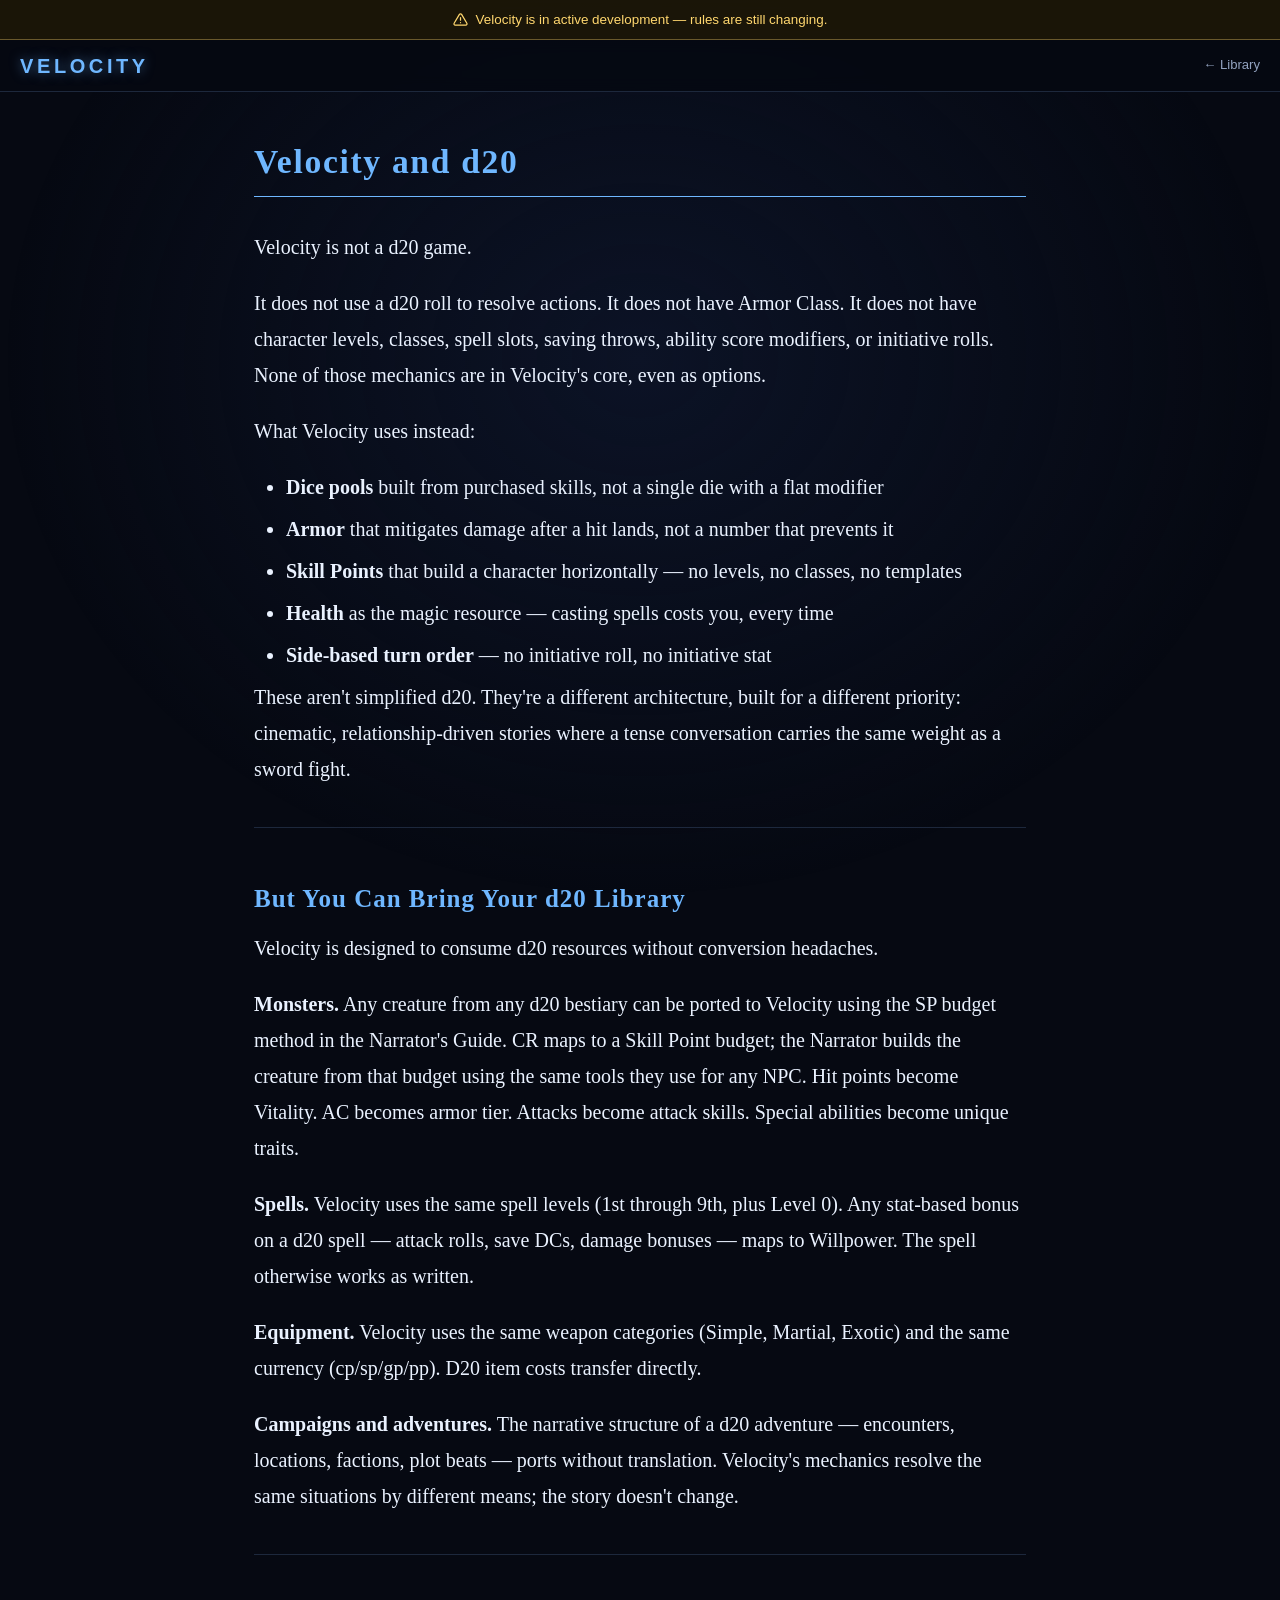
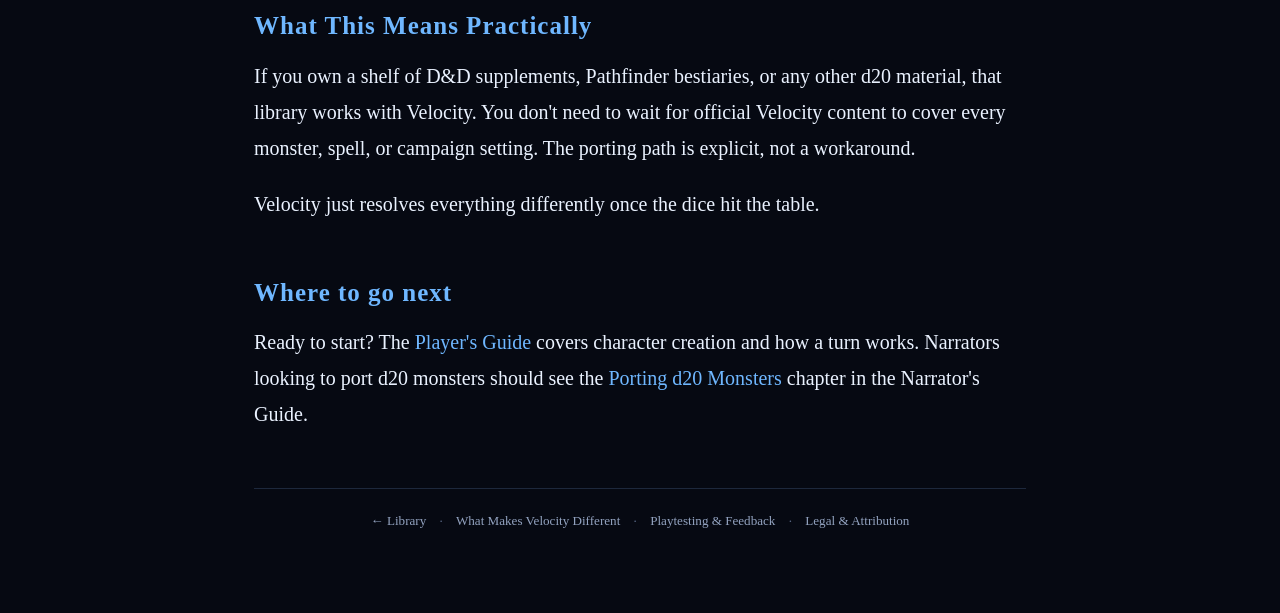
<file: Website/d20.html>
<!DOCTYPE html>
<html lang="en">
<head>
  <meta charset="UTF-8">
  <meta name="viewport" content="width=device-width, initial-scale=1.0">
  <title>Velocity and d20 — Velocity</title>
  <link rel="icon" type="image/svg+xml" href="favicon.svg">
  <link rel="icon" type="image/png" href="favicon-32.png">
  <link rel="apple-touch-icon" href="apple-touch-icon.png">
  <link rel="stylesheet" href="style.css?v=1782987012241">
  <style>
    #reader-content {
      margin-left: auto;
      margin-right: auto;
      max-width: var(--reader-max);
    }
  </style>
</head>
<body>

<div id="dev-banner">
  <svg class="dev-banner-icon" viewBox="0 0 24 24" fill="none" stroke="currentColor" stroke-width="2" stroke-linecap="round" stroke-linejoin="round">
    <path d="M10.29 3.86 1.82 18a2 2 0 0 0 1.71 3h16.94a2 2 0 0 0 1.71-3L13.71 3.86a2 2 0 0 0-3.42 0Z"></path>
    <line x1="12" y1="9" x2="12" y2="13"></line>
    <line x1="12" y1="17" x2="12.01" y2="17"></line>
  </svg>
  <span>Velocity is in active development — rules are still changing.</span>
</div>

<div id="topbar">
  <a class="topbar-logo" href="index.html">Velocity</a>
  <a class="topbar-back" href="index.html" style="margin-left:auto">&larr; Library</a>
</div>

<main id="reader-content">
  <h1 class="chapter-title">Velocity and d20</h1>

  <p>Velocity is not a d20 game.</p>

  <p>It does not use a d20 roll to resolve actions. It does not have Armor Class. It does not have character levels, classes, spell slots, saving throws, ability score modifiers, or initiative rolls. None of those mechanics are in Velocity's core, even as options.</p>

  <p>What Velocity uses instead:</p>

  <ul>
    <li><strong>Dice pools</strong> built from purchased skills, not a single die with a flat modifier</li>
    <li><strong>Armor</strong> that mitigates damage after a hit lands, not a number that prevents it</li>
    <li><strong>Skill Points</strong> that build a character horizontally — no levels, no classes, no templates</li>
    <li><strong>Health</strong> as the magic resource — casting spells costs you, every time</li>
    <li><strong>Side-based turn order</strong> — no initiative roll, no initiative stat</li>
  </ul>

  <p>These aren't simplified d20. They're a different architecture, built for a different priority: cinematic, relationship-driven stories where a tense conversation carries the same weight as a sword fight.</p>

  <hr>

  <h2>But You Can Bring Your d20 Library</h2>

  <p>Velocity is designed to consume d20 resources without conversion headaches.</p>

  <p><strong>Monsters.</strong> Any creature from any d20 bestiary can be ported to Velocity using the SP budget method in the Narrator's Guide. CR maps to a Skill Point budget; the Narrator builds the creature from that budget using the same tools they use for any NPC. Hit points become Vitality. AC becomes armor tier. Attacks become attack skills. Special abilities become unique traits.</p>

  <p><strong>Spells.</strong> Velocity uses the same spell levels (1st through 9th, plus Level 0). Any stat-based bonus on a d20 spell — attack rolls, save DCs, damage bonuses — maps to Willpower. The spell otherwise works as written.</p>

  <p><strong>Equipment.</strong> Velocity uses the same weapon categories (Simple, Martial, Exotic) and the same currency (cp/sp/gp/pp). D20 item costs transfer directly.</p>

  <p><strong>Campaigns and adventures.</strong> The narrative structure of a d20 adventure — encounters, locations, factions, plot beats — ports without translation. Velocity's mechanics resolve the same situations by different means; the story doesn't change.</p>

  <hr>

  <h2>What This Means Practically</h2>

  <p>If you own a shelf of D&amp;D supplements, Pathfinder bestiaries, or any other d20 material, that library works with Velocity. You don't need to wait for official Velocity content to cover every monster, spell, or campaign setting. The porting path is explicit, not a workaround.</p>

  <p>Velocity just resolves everything differently once the dice hit the table.</p>

  <h2>Where to go next</h2>

  <p>Ready to start? The <a href="reader/players-guide/introduction.html">Player's Guide</a> covers character creation and how a turn works. Narrators looking to port d20 monsters should see the <a href="reader/narrators-guide/porting-d20-monsters.html">Porting d20 Monsters</a> chapter in the Narrator's Guide.</p>

  <footer class="site-footer">
    <a href="index.html">&larr; Library</a>
    <span class="footer-sep">·</span>
    <a href="about.html">What Makes Velocity Different</a>
    <span class="footer-sep">·</span>
    <a href="playtesting.html">Playtesting &amp; Feedback</a>
    <span class="footer-sep">·</span>
    <a href="legal.html">Legal &amp; Attribution</a>
  </footer>
</main>

</body>
</html>
</file>
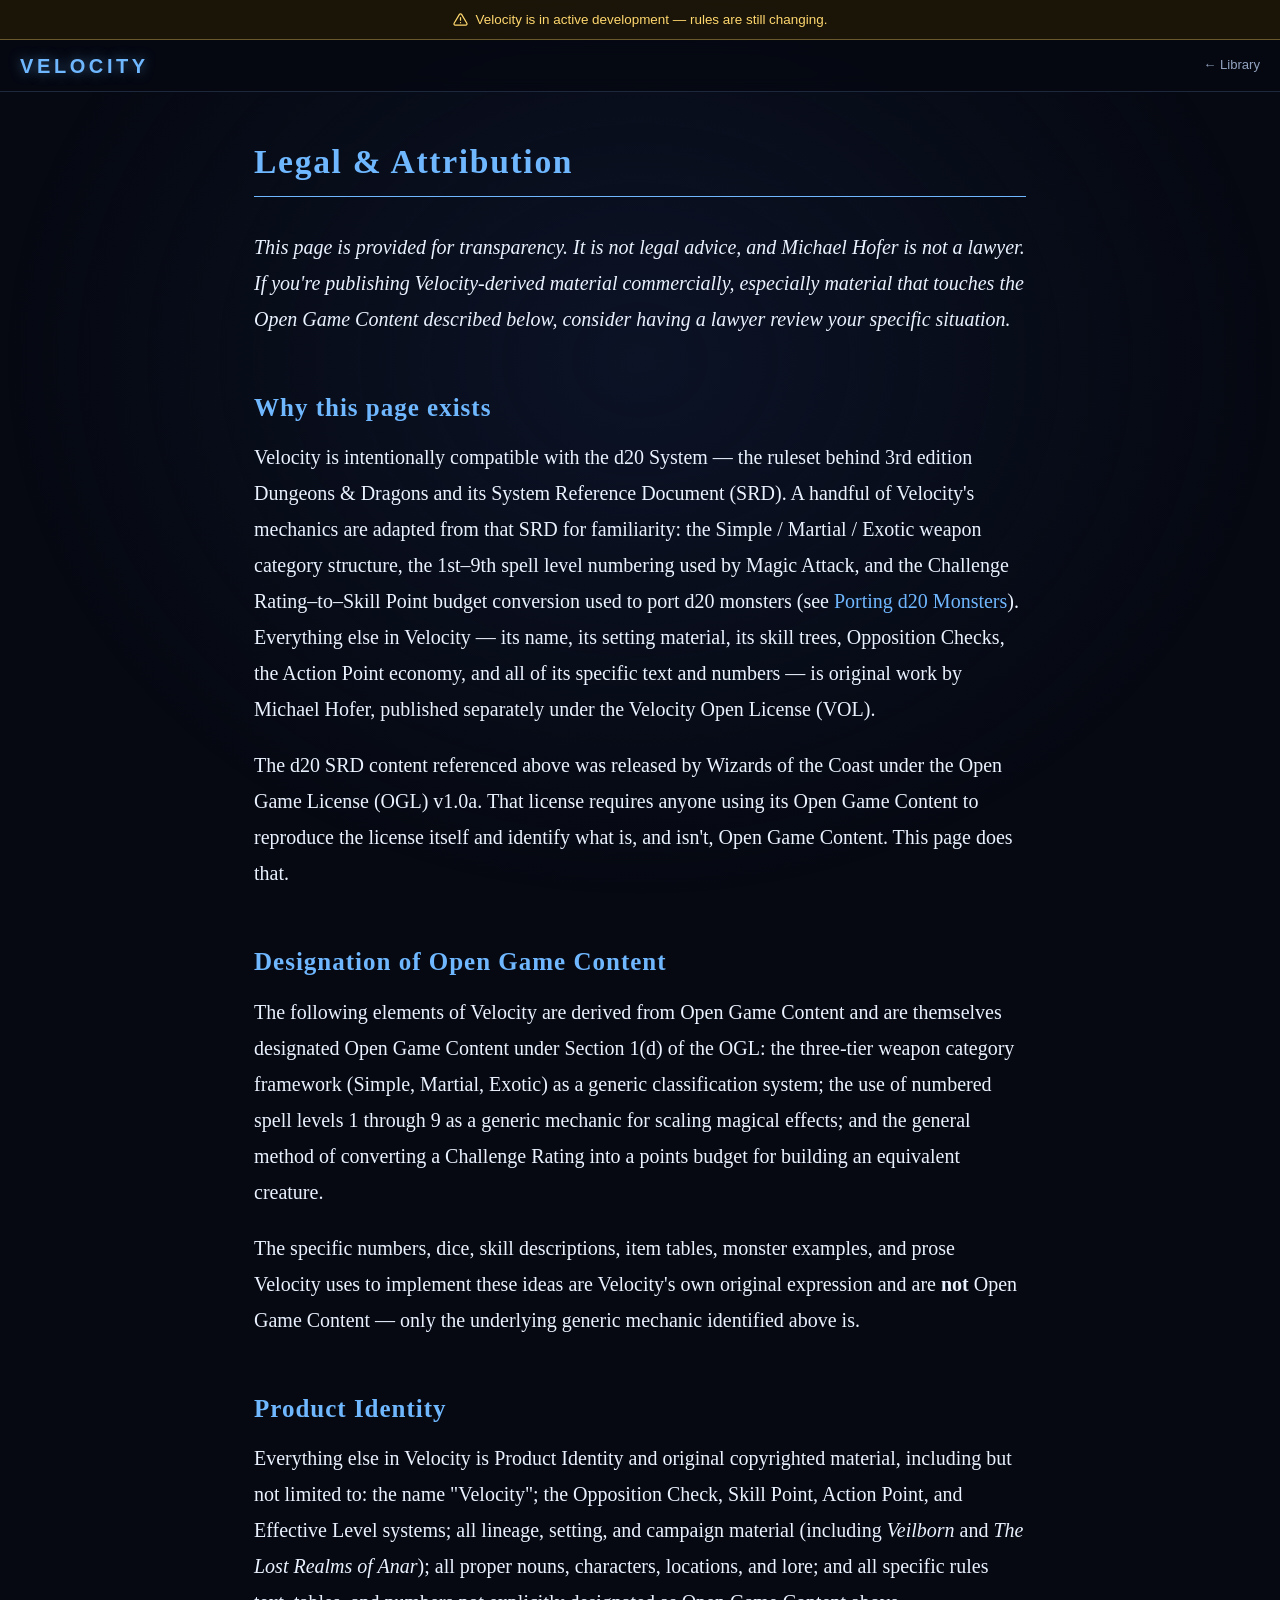
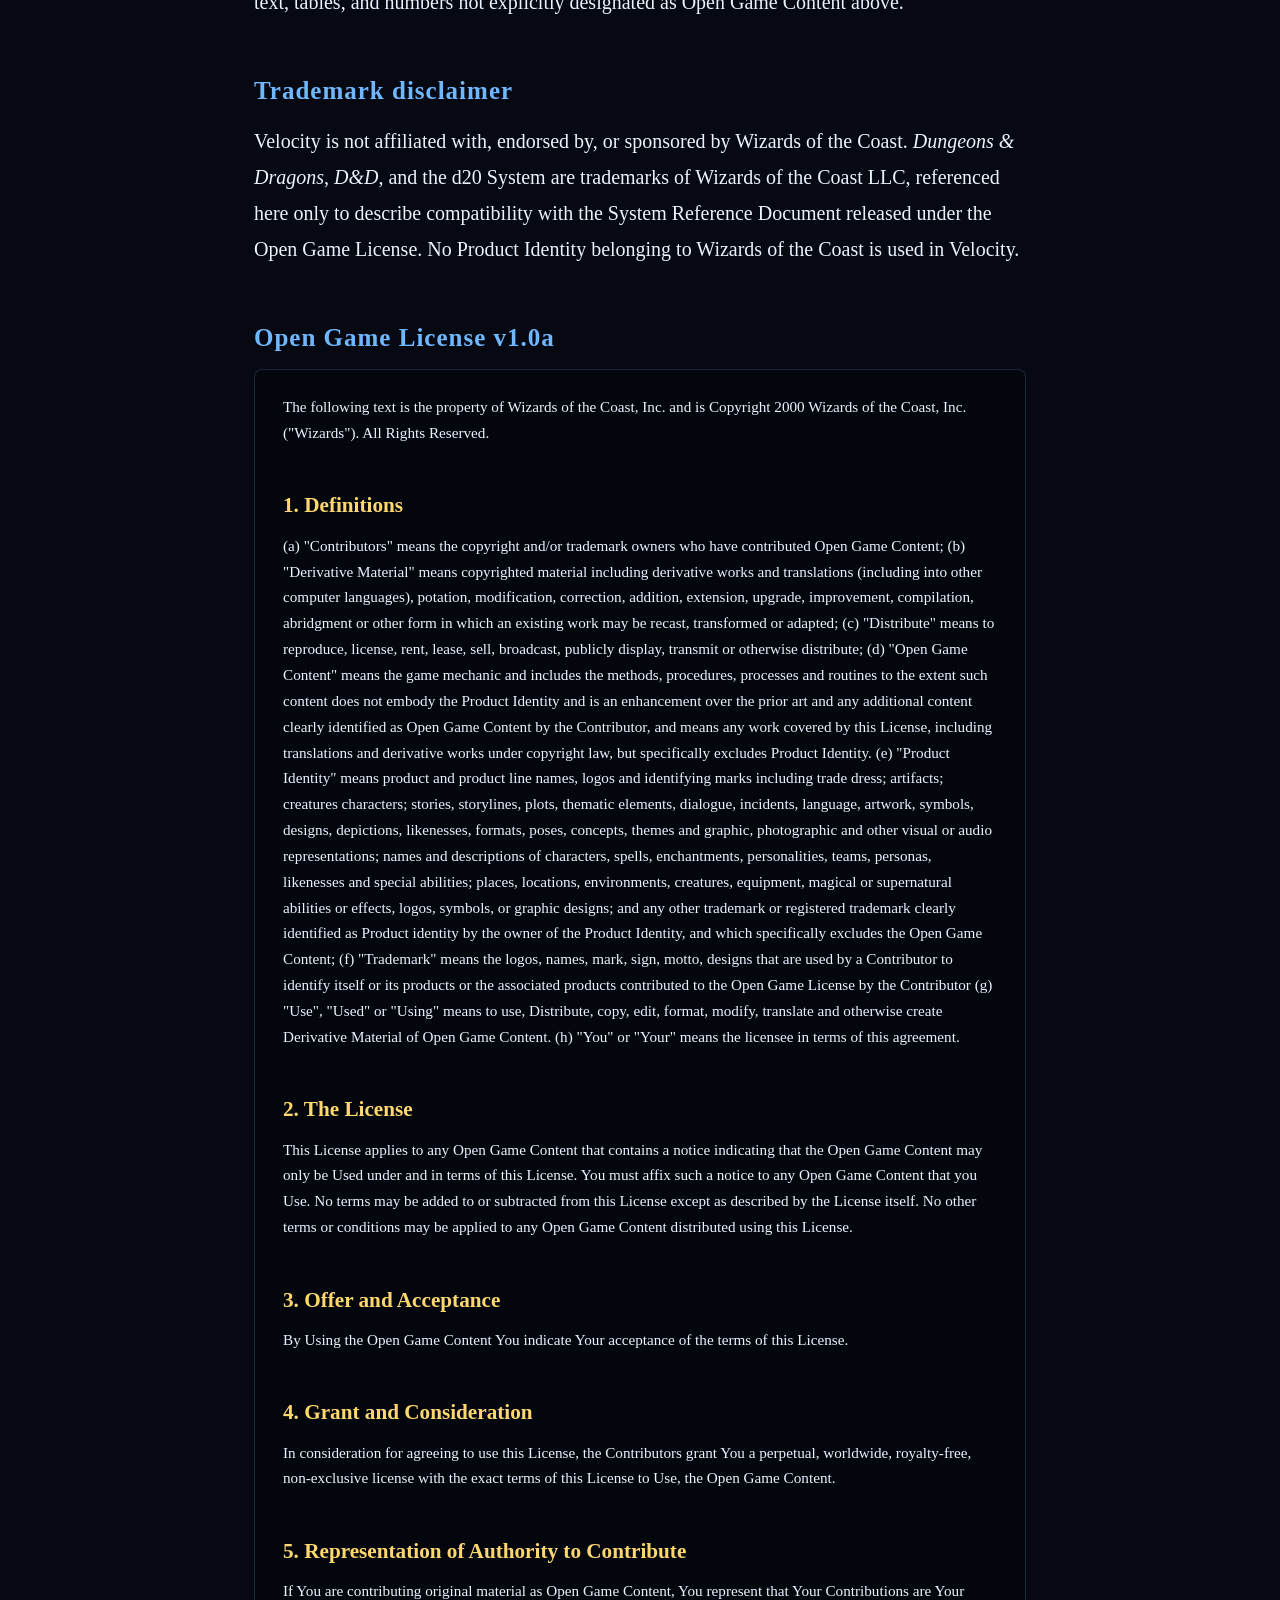
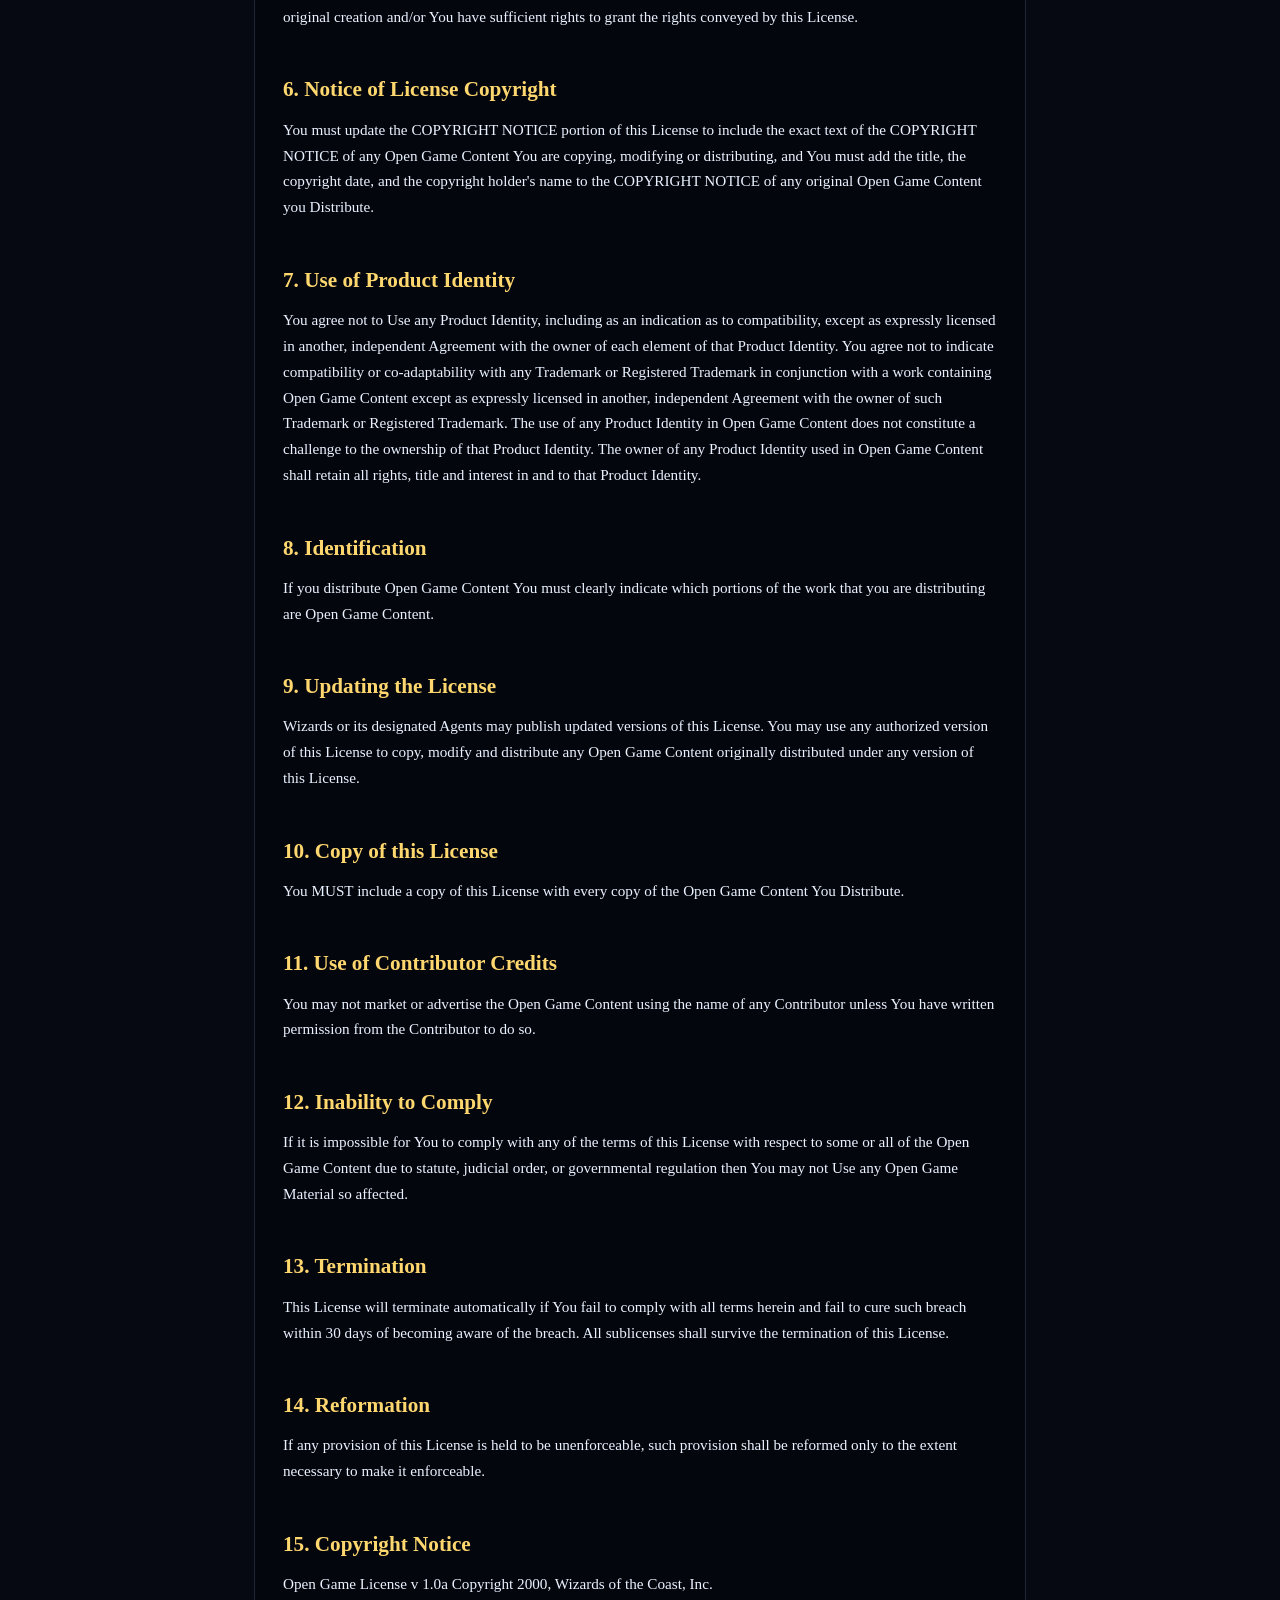
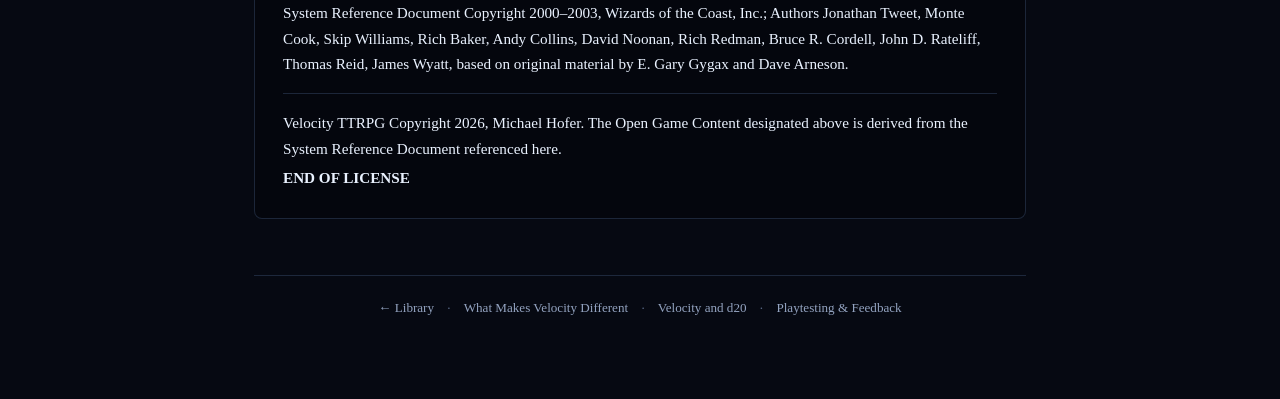
<file: Website/legal.html>
<!DOCTYPE html>
<html lang="en">
<head>
  <meta charset="UTF-8">
  <meta name="viewport" content="width=device-width, initial-scale=1.0">
  <title>Legal &amp; Attribution — Velocity</title>
  <link rel="icon" type="image/svg+xml" href="favicon.svg">
  <link rel="icon" type="image/png" href="favicon-32.png">
  <link rel="apple-touch-icon" href="apple-touch-icon.png">
  <link rel="stylesheet" href="style.css?v=1782987012241">
  <style>
    #reader-content {
      margin-left: auto;
      margin-right: auto;
      max-width: var(--reader-max);
    }
    .ogl-text {
      background: rgba(0, 0, 0, 0.25);
      border: 1px solid var(--border-dim);
      border-radius: 8px;
      padding: 24px 28px;
      font-size: 0.95rem;
      line-height: 1.7;
      color: var(--text-dim);
    }
    .ogl-text h3 {
      color: var(--text-main);
      font-size: 1rem;
      margin-top: 1.4em;
      margin-bottom: 0.4em;
    }
    .ogl-text h3:first-child { margin-top: 0; }
    .ogl-text p { margin-bottom: 0.9em; }
    .ogl-notice {
      margin-top: 16px;
      padding-top: 16px;
      border-top: 1px solid var(--border-dim);
      font-style: normal;
    }
  </style>
</head>
<body>

<div id="dev-banner">
  <svg class="dev-banner-icon" viewBox="0 0 24 24" fill="none" stroke="currentColor" stroke-width="2" stroke-linecap="round" stroke-linejoin="round">
    <path d="M10.29 3.86 1.82 18a2 2 0 0 0 1.71 3h16.94a2 2 0 0 0 1.71-3L13.71 3.86a2 2 0 0 0-3.42 0Z"></path>
    <line x1="12" y1="9" x2="12" y2="13"></line>
    <line x1="12" y1="17" x2="12.01" y2="17"></line>
  </svg>
  <span>Velocity is in active development — rules are still changing.</span>
</div>

<div id="topbar">
  <a class="topbar-logo" href="index.html">Velocity</a>
  <a class="topbar-back" href="index.html" style="margin-left:auto">&larr; Library</a>
</div>

<main id="reader-content">
  <h1 class="chapter-title">Legal &amp; Attribution</h1>

  <p><em>This page is provided for transparency. It is not legal advice, and Michael Hofer is not a lawyer. If you're publishing Velocity-derived material commercially, especially material that touches the Open Game Content described below, consider having a lawyer review your specific situation.</em></p>

  <h2>Why this page exists</h2>

  <p>Velocity is intentionally compatible with the d20 System — the ruleset behind 3rd edition Dungeons &amp; Dragons and its System Reference Document (SRD). A handful of Velocity's mechanics are adapted from that SRD for familiarity: the Simple / Martial / Exotic weapon category structure, the 1st–9th spell level numbering used by Magic Attack, and the Challenge Rating–to–Skill Point budget conversion used to port d20 monsters (see <a href="reader/narrators-guide/porting-d20-monsters.html">Porting d20 Monsters</a>). Everything else in Velocity — its name, its setting material, its skill trees, Opposition Checks, the Action Point economy, and all of its specific text and numbers — is original work by Michael Hofer, published separately under the Velocity Open License (VOL).</p>

  <p>The d20 SRD content referenced above was released by Wizards of the Coast under the Open Game License (OGL) v1.0a. That license requires anyone using its Open Game Content to reproduce the license itself and identify what is, and isn't, Open Game Content. This page does that.</p>

  <h2>Designation of Open Game Content</h2>

  <p>The following elements of Velocity are derived from Open Game Content and are themselves designated Open Game Content under Section 1(d) of the OGL: the three-tier weapon category framework (Simple, Martial, Exotic) as a generic classification system; the use of numbered spell levels 1 through 9 as a generic mechanic for scaling magical effects; and the general method of converting a Challenge Rating into a points budget for building an equivalent creature.</p>

  <p>The specific numbers, dice, skill descriptions, item tables, monster examples, and prose Velocity uses to implement these ideas are Velocity's own original expression and are <strong>not</strong> Open Game Content — only the underlying generic mechanic identified above is.</p>

  <h2>Product Identity</h2>

  <p>Everything else in Velocity is Product Identity and original copyrighted material, including but not limited to: the name "Velocity"; the Opposition Check, Skill Point, Action Point, and Effective Level systems; all lineage, setting, and campaign material (including <em>Veilborn</em> and <em>The Lost Realms of Anar</em>); all proper nouns, characters, locations, and lore; and all specific rules text, tables, and numbers not explicitly designated as Open Game Content above.</p>

  <h2>Trademark disclaimer</h2>

  <p>Velocity is not affiliated with, endorsed by, or sponsored by Wizards of the Coast. <em>Dungeons &amp; Dragons</em>, <em>D&amp;D</em>, and the d20 System are trademarks of Wizards of the Coast LLC, referenced here only to describe compatibility with the System Reference Document released under the Open Game License. No Product Identity belonging to Wizards of the Coast is used in Velocity.</p>

  <h2>Open Game License v1.0a</h2>

  <div class="ogl-text">
    <p>The following text is the property of Wizards of the Coast, Inc. and is Copyright 2000 Wizards of the Coast, Inc. ("Wizards"). All Rights Reserved.</p>

    <h3>1. Definitions</h3>
    <p>(a) "Contributors" means the copyright and/or trademark owners who have contributed Open Game Content; (b) "Derivative Material" means copyrighted material including derivative works and translations (including into other computer languages), potation, modification, correction, addition, extension, upgrade, improvement, compilation, abridgment or other form in which an existing work may be recast, transformed or adapted; (c) "Distribute" means to reproduce, license, rent, lease, sell, broadcast, publicly display, transmit or otherwise distribute; (d) "Open Game Content" means the game mechanic and includes the methods, procedures, processes and routines to the extent such content does not embody the Product Identity and is an enhancement over the prior art and any additional content clearly identified as Open Game Content by the Contributor, and means any work covered by this License, including translations and derivative works under copyright law, but specifically excludes Product Identity. (e) "Product Identity" means product and product line names, logos and identifying marks including trade dress; artifacts; creatures characters; stories, storylines, plots, thematic elements, dialogue, incidents, language, artwork, symbols, designs, depictions, likenesses, formats, poses, concepts, themes and graphic, photographic and other visual or audio representations; names and descriptions of characters, spells, enchantments, personalities, teams, personas, likenesses and special abilities; places, locations, environments, creatures, equipment, magical or supernatural abilities or effects, logos, symbols, or graphic designs; and any other trademark or registered trademark clearly identified as Product identity by the owner of the Product Identity, and which specifically excludes the Open Game Content; (f) "Trademark" means the logos, names, mark, sign, motto, designs that are used by a Contributor to identify itself or its products or the associated products contributed to the Open Game License by the Contributor (g) "Use", "Used" or "Using" means to use, Distribute, copy, edit, format, modify, translate and otherwise create Derivative Material of Open Game Content. (h) "You" or "Your" means the licensee in terms of this agreement.</p>

    <h3>2. The License</h3>
    <p>This License applies to any Open Game Content that contains a notice indicating that the Open Game Content may only be Used under and in terms of this License. You must affix such a notice to any Open Game Content that you Use. No terms may be added to or subtracted from this License except as described by the License itself. No other terms or conditions may be applied to any Open Game Content distributed using this License.</p>

    <h3>3. Offer and Acceptance</h3>
    <p>By Using the Open Game Content You indicate Your acceptance of the terms of this License.</p>

    <h3>4. Grant and Consideration</h3>
    <p>In consideration for agreeing to use this License, the Contributors grant You a perpetual, worldwide, royalty-free, non-exclusive license with the exact terms of this License to Use, the Open Game Content.</p>

    <h3>5. Representation of Authority to Contribute</h3>
    <p>If You are contributing original material as Open Game Content, You represent that Your Contributions are Your original creation and/or You have sufficient rights to grant the rights conveyed by this License.</p>

    <h3>6. Notice of License Copyright</h3>
    <p>You must update the COPYRIGHT NOTICE portion of this License to include the exact text of the COPYRIGHT NOTICE of any Open Game Content You are copying, modifying or distributing, and You must add the title, the copyright date, and the copyright holder's name to the COPYRIGHT NOTICE of any original Open Game Content you Distribute.</p>

    <h3>7. Use of Product Identity</h3>
    <p>You agree not to Use any Product Identity, including as an indication as to compatibility, except as expressly licensed in another, independent Agreement with the owner of each element of that Product Identity. You agree not to indicate compatibility or co-adaptability with any Trademark or Registered Trademark in conjunction with a work containing Open Game Content except as expressly licensed in another, independent Agreement with the owner of such Trademark or Registered Trademark. The use of any Product Identity in Open Game Content does not constitute a challenge to the ownership of that Product Identity. The owner of any Product Identity used in Open Game Content shall retain all rights, title and interest in and to that Product Identity.</p>

    <h3>8. Identification</h3>
    <p>If you distribute Open Game Content You must clearly indicate which portions of the work that you are distributing are Open Game Content.</p>

    <h3>9. Updating the License</h3>
    <p>Wizards or its designated Agents may publish updated versions of this License. You may use any authorized version of this License to copy, modify and distribute any Open Game Content originally distributed under any version of this License.</p>

    <h3>10. Copy of this License</h3>
    <p>You MUST include a copy of this License with every copy of the Open Game Content You Distribute.</p>

    <h3>11. Use of Contributor Credits</h3>
    <p>You may not market or advertise the Open Game Content using the name of any Contributor unless You have written permission from the Contributor to do so.</p>

    <h3>12. Inability to Comply</h3>
    <p>If it is impossible for You to comply with any of the terms of this License with respect to some or all of the Open Game Content due to statute, judicial order, or governmental regulation then You may not Use any Open Game Material so affected.</p>

    <h3>13. Termination</h3>
    <p>This License will terminate automatically if You fail to comply with all terms herein and fail to cure such breach within 30 days of becoming aware of the breach. All sublicenses shall survive the termination of this License.</p>

    <h3>14. Reformation</h3>
    <p>If any provision of this License is held to be unenforceable, such provision shall be reformed only to the extent necessary to make it enforceable.</p>

    <h3>15. Copyright Notice</h3>
    <p>Open Game License v 1.0a Copyright 2000, Wizards of the Coast, Inc.</p>
    <p>System Reference Document Copyright 2000–2003, Wizards of the Coast, Inc.; Authors Jonathan Tweet, Monte Cook, Skip Williams, Rich Baker, Andy Collins, David Noonan, Rich Redman, Bruce R. Cordell, John D. Rateliff, Thomas Reid, James Wyatt, based on original material by E. Gary Gygax and Dave Arneson.</p>
    <p class="ogl-notice">Velocity TTRPG Copyright 2026, Michael Hofer. The Open Game Content designated above is derived from the System Reference Document referenced here.</p>

    <p><strong>END OF LICENSE</strong></p>
  </div>

  <footer class="site-footer">
    <a href="index.html">&larr; Library</a>
    <span class="footer-sep">·</span>
    <a href="about.html">What Makes Velocity Different</a>
    <span class="footer-sep">·</span>
    <a href="d20.html">Velocity and d20</a>
    <span class="footer-sep">·</span>
    <a href="playtesting.html">Playtesting &amp; Feedback</a>
  </footer>
</main>

</body>
</html>
</file>
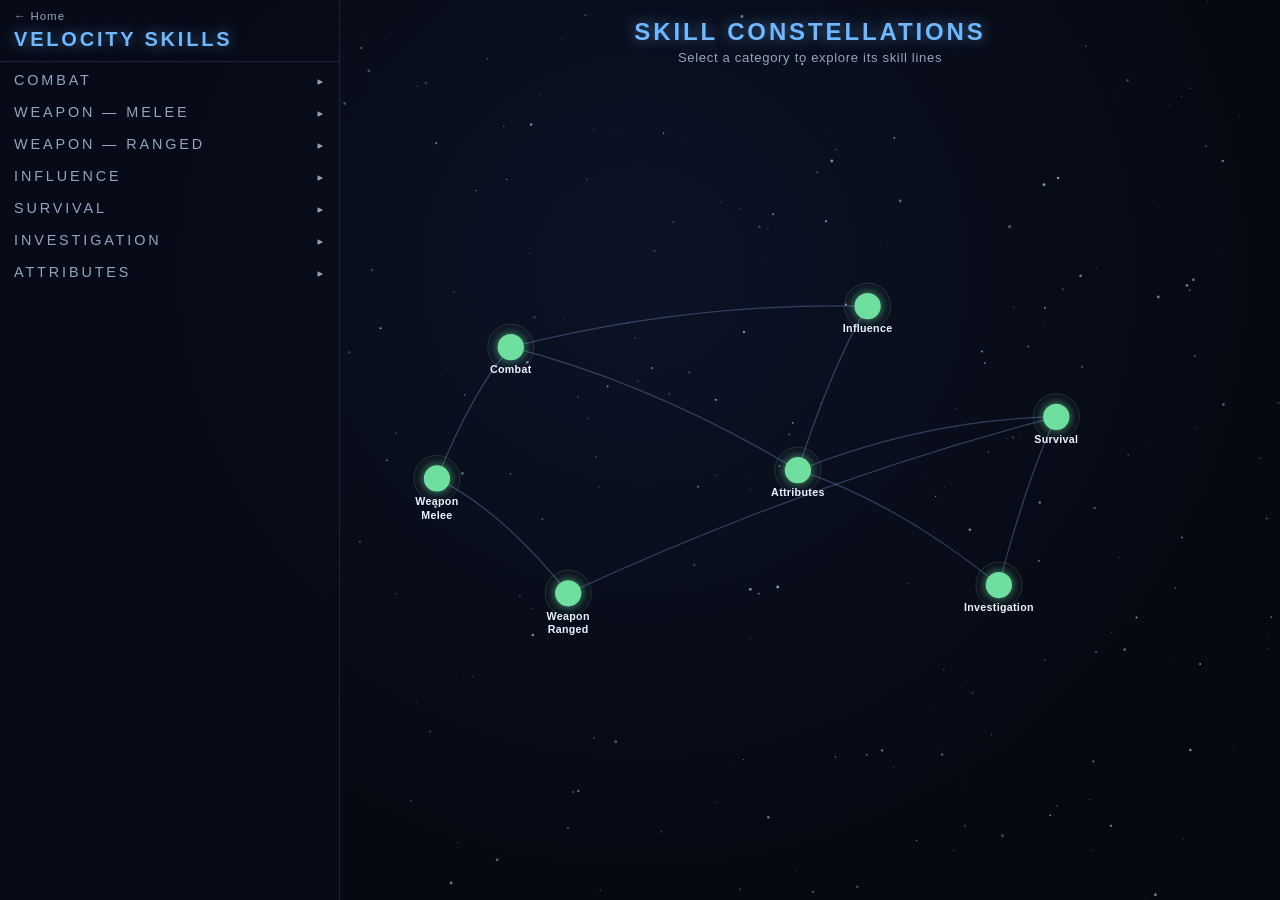
<file: Website/skill-trees.html>
<!DOCTYPE html>
<html lang="en">
<head>
<meta charset="UTF-8">
<meta name="viewport" content="width=device-width, initial-scale=1.0">
<title>Velocity — Skill Constellations</title>
<link rel="icon" type="image/svg+xml" href="favicon.svg">
<link rel="icon" type="image/png" href="favicon-32.png">
<link rel="apple-touch-icon" href="apple-touch-icon.png">
<style>
:root{--bg-deep:#060912;--bg-mid:#0c1326;--node-training:#6fb7ff;--node-mastery:#ffd76f;--node-category:#6fdf9f;--node-locked-ring:rgba(255,255,255,0.15);--line-color:rgba(140,180,255,0.3);--line-active:rgba(255,215,111,0.9);--card-bg:rgba(10,16,32,0.92);--card-border:rgba(140,180,255,0.4);--text-main:#eaf2ff;--text-dim:#93a3c0;--sidebar-bg:rgba(8,12,24,0.88);--sidebar-hover:rgba(111,183,255,0.13);--sidebar-active:rgba(111,183,255,0.26)}
*{box-sizing:border-box}
html,body{margin:0;padding:0;width:100%;height:100%;background:radial-gradient(ellipse at 50% 30%,var(--bg-mid) 0%,var(--bg-deep) 70%);color:var(--text-main);font-family:"Segoe UI",Trebuchet MS,sans-serif;overflow:hidden}
#app{position:absolute;inset:0;display:flex}
#sidebar{position:relative;z-index:6;width:340px;flex:0 0 340px;height:100%;overflow-y:auto;background:var(--sidebar-bg);border-right:1px solid rgba(140,180,255,0.14);backdrop-filter:blur(6px);padding:0 0 24px}
#sidebar-header{padding:10px 14px;border-bottom:1px solid rgba(140,180,255,0.14)}
#home-link{font-size:.72rem;color:var(--text-dim);text-decoration:none;letter-spacing:.08em;display:block;margin-bottom:6px}
#home-link:hover{color:var(--node-training)}
#sidebar-header h2{margin:0;font-size:1.25rem;letter-spacing:.14em;text-transform:uppercase;color:var(--node-training);text-shadow:0 0 14px rgba(111,183,255,.55)}
.group-section{margin-top:2px}
.group-toggle{display:flex;align-items:center;justify-content:space-between;width:100%;background:none;border:none;cursor:pointer;padding:8px 14px 6px;color:var(--text-dim);font-size:.9rem;letter-spacing:.2em;text-transform:uppercase;font-family:inherit;transition:color .15s}
.group-toggle:hover,.group-toggle.active-group{color:var(--node-category)}
.group-toggle .arrow{font-size:.6rem;transition:transform .2s;margin-left:6px}
.group-toggle.collapsed .arrow{transform:rotate(-90deg)}
.group-items{overflow:hidden}
.group-items.collapsed{display:none}
.tree-item{display:block;width:100%;text-align:left;background:none;border:none;color:var(--text-main);font-size:1.25rem;padding:6px 16px 6px 26px;cursor:pointer;transition:background .13s,color .13s;font-family:inherit}
.tree-item:hover{background:var(--sidebar-hover)}
.tree-item.active{background:var(--sidebar-active);color:var(--node-training);font-weight:600}
#main{position:relative;flex:1 1 auto;height:100%;overflow:hidden}
#breadcrumb{position:absolute;top:10px;left:20px;z-index:7;font-size:.78rem;color:var(--text-dim);letter-spacing:.04em;display:flex;align-items:center;gap:6px}
.bc-link{color:var(--text-dim);cursor:pointer;transition:color .13s}
.bc-link:hover{color:var(--node-training)}
.bc-sep{opacity:.4}
.bc-current{color:var(--text-main)}
#header{position:absolute;top:0;left:0;width:100%;text-align:center;padding:18px 0 8px;z-index:5;pointer-events:none}
#header h1{margin:0;font-size:1.5rem;font-weight:600;letter-spacing:.12em;text-transform:uppercase;color:var(--node-training);text-shadow:0 0 14px rgba(111,183,255,.55)}
#header p{margin:4px 0 0;font-size:.82rem;color:var(--text-dim);letter-spacing:.05em}
#stars{position:absolute;inset:0;z-index:0}
#constellation-wrap{position:absolute;inset:0;z-index:2;display:flex;align-items:center;justify-content:center}
svg#constellation{width:96%;max-width:1300px;height:auto;overflow:visible}
.link{stroke:var(--line-color);stroke-width:1.5;fill:none;transition:stroke .25s,filter .25s}
.link.active{stroke:var(--line-active);stroke-width:2.5;filter:drop-shadow(0 0 5px var(--line-active))}
.node-group{cursor:pointer}
.node-halo{fill:transparent;stroke:var(--node-locked-ring);stroke-width:1;transition:stroke .25s}
.node-core{transition:filter .22s}
.node-core.training{fill:var(--node-training);filter:drop-shadow(0 0 5px rgba(111,183,255,.7))}
.node-core.mastery{fill:var(--node-mastery);filter:drop-shadow(0 0 5px rgba(255,215,111,.7))}
.node-core.category{fill:var(--node-category);filter:drop-shadow(0 0 7px rgba(111,223,159,.75))}
.node-group:hover .node-halo{stroke:rgba(255,255,255,.45)}
.node-group:hover .node-core.training{filter:drop-shadow(0 0 16px rgba(111,183,255,1)) drop-shadow(0 0 28px rgba(111,183,255,.7))}
.node-group:hover .node-core.mastery{filter:drop-shadow(0 0 16px rgba(255,215,111,1)) drop-shadow(0 0 28px rgba(255,215,111,.7))}
.node-group:hover .node-core.category{filter:drop-shadow(0 0 16px rgba(111,223,159,1)) drop-shadow(0 0 28px rgba(111,223,159,.7))}
.node-label{fill:var(--text-main);font-size:13px;font-weight:600;text-anchor:middle;pointer-events:none;letter-spacing:.03em}
.node-roman{fill:var(--text-dim);font-size:11px;text-anchor:middle;pointer-events:none;letter-spacing:.1em}
.tier-label{fill:var(--text-dim);font-size:12px;text-anchor:middle;letter-spacing:.25em;text-transform:uppercase;pointer-events:none;opacity:.65}
#card{position:absolute;z-index:10;width:300px;padding:15px 18px;background:var(--card-bg);border:1px solid var(--card-border);border-radius:10px;box-shadow:0 0 22px rgba(111,183,255,.22),0 8px 24px rgba(0,0,0,.6);backdrop-filter:blur(6px);opacity:0;transform:translateY(6px) scale(.98);transition:opacity .13s,transform .13s;pointer-events:none}
#card.visible{opacity:1;transform:translateY(0) scale(1)}
.card-tier{font-size:.68rem;letter-spacing:.2em;text-transform:uppercase;color:var(--text-dim);margin-bottom:4px}
.card-title{font-size:1.1rem;font-weight:700;margin-bottom:8px}
.card-title.training{color:var(--node-training)}
.card-title.mastery{color:var(--node-mastery)}
.card-title.category{color:var(--node-category)}
.card-row{font-size:.8rem;color:var(--text-dim);margin-bottom:4px;display:flex;justify-content:space-between;gap:12px}
.card-row span:last-child{color:var(--text-main);text-align:right}
.card-effect{margin-top:10px;font-size:.85rem;line-height:1.45;color:var(--text-main);border-top:1px solid rgba(255,255,255,.07);padding-top:8px}
.card-hint{margin-top:8px;font-size:.74rem;color:var(--text-dim);font-style:italic}
#legend-wrap{position:absolute;bottom:16px;left:50%;transform:translateX(-50%);display:flex;gap:28px;font-size:.76rem;color:var(--text-dim);z-index:5;letter-spacing:.05em;pointer-events:none}
.dot{display:inline-block;width:10px;height:10px;border-radius:50%;margin-right:5px;vertical-align:middle}
.dot.training{background:var(--node-training);box-shadow:0 0 5px var(--node-training)}
.dot.mastery{background:var(--node-mastery);box-shadow:0 0 5px var(--node-mastery)}
</style>
</head>
<body>
<div id="app">
  <div id="sidebar">
    <div id="sidebar-header">
      <a href="index.html" id="home-link">&#8592; Home</a>
      <h2>Velocity Skills</h2>
    </div>
    <div id="sidebar-groups"></div>
  </div>
  <div id="main">
    <div id="breadcrumb"></div>
    <div id="header">
      <h1 id="tree-title">Skill Constellations</h1>
      <p id="tree-subtitle">Select a category to explore its skill lines</p>
    </div>
    <canvas id="stars"></canvas>
    <div id="constellation-wrap">
      <svg id="constellation" viewBox="0 0 1100 560" preserveAspectRatio="xMidYMid meet">
        <text class="tier-label" id="left-tier-label"  x="220" y="40"></text>
        <text class="tier-label" id="right-tier-label" x="880" y="40"></text>
        <g id="links"></g>
        <g id="nodes"></g>
      </svg>
    </div>
    <div id="card"></div>
    <div id="legend-wrap"></div>
  </div>
</div>
<script>
const SKILLS_PART1={"melee-attack": {"title": "Melee Attack", "skills": [{"id": "I", "roman": "I", "name": "Melee Attack I", "tier": "training", "cost": "1 SP", "prerequisite": "None", "effect": "The character may use light melee weapons."}, {"id": "II", "roman": "II", "name": "Melee Attack II", "tier": "training", "cost": "1 SP", "prerequisite": "Melee Attack I", "effect": "+2 to melee attack rolls with light weapons."}, {"id": "III", "roman": "III", "name": "Melee Attack III", "tier": "training", "cost": "1 SP", "prerequisite": "Melee Attack II", "effect": "+2 to melee damage rolls with light weapons."}, {"id": "IV", "roman": "IV", "name": "Melee Attack IV", "tier": "training", "cost": "1 SP", "prerequisite": "Melee Attack III", "effect": "The character may use medium melee weapons."}, {"id": "V", "roman": "V", "name": "Melee Attack V", "tier": "training", "cost": "1 SP", "prerequisite": "Melee Attack IV", "effect": "+2 to melee attack and damage rolls with medium weapons."}, {"id": "VI", "roman": "VI", "name": "Melee Attack VI", "tier": "mastery", "cost": "1 SP", "prerequisite": "Melee Attack V", "effect": "The character may use heavy melee weapons."}, {"id": "VII", "roman": "VII", "name": "Melee Attack VII", "tier": "mastery", "cost": "1 SP", "prerequisite": "Melee Attack VI", "effect": "+2 to melee attack rolls with heavy weapons."}, {"id": "VIII", "roman": "VIII", "name": "Melee Attack VIII", "tier": "mastery", "cost": "1 SP", "prerequisite": "Melee Attack VII", "effect": "+2 to melee damage rolls with heavy weapons."}, {"id": "IX", "roman": "IX", "name": "Melee Attack IX", "tier": "mastery", "cost": "1 SP", "prerequisite": "Melee Attack VIII", "effect": "+1d10 to all melee attack rolls."}, {"id": "X", "roman": "X", "name": "Melee Attack X", "tier": "mastery", "cost": "1 SP", "prerequisite": "Melee Attack IX", "effect": "+1d6 to all melee damage rolls."}]}, "ranged-attack": {"title": "Ranged Attack", "skills": [{"id": "I", "roman": "I", "name": "Ranged Attack I", "tier": "training", "cost": "1 SP", "prerequisite": "None", "effect": "The character may use light ranged weapons. Ranged attack rolls suffer a -2 penalty."}, {"id": "II", "roman": "II", "name": "Ranged Attack II", "tier": "training", "cost": "1 SP", "prerequisite": "Ranged Attack I", "effect": "Removes the -2 ranged attack penalty. +2 to ranged attack rolls with light weapons."}, {"id": "III", "roman": "III", "name": "Ranged Attack III", "tier": "training", "cost": "1 SP", "prerequisite": "Ranged Attack II", "effect": "+2 to ranged damage rolls with light weapons."}, {"id": "IV", "roman": "IV", "name": "Ranged Attack IV", "tier": "training", "cost": "1 SP", "prerequisite": "Ranged Attack III", "effect": "The character may use medium ranged weapons."}, {"id": "V", "roman": "V", "name": "Ranged Attack V", "tier": "training", "cost": "1 SP", "prerequisite": "Ranged Attack IV", "effect": "+2 to ranged attack and damage rolls with medium weapons."}, {"id": "VI", "roman": "VI", "name": "Ranged Attack VI", "tier": "mastery", "cost": "1 SP", "prerequisite": "Ranged Attack V", "effect": "The character may use heavy ranged weapons."}, {"id": "VII", "roman": "VII", "name": "Ranged Attack VII", "tier": "mastery", "cost": "1 SP", "prerequisite": "Ranged Attack VI", "effect": "+2 to ranged attack rolls with heavy weapons."}, {"id": "VIII", "roman": "VIII", "name": "Ranged Attack VIII", "tier": "mastery", "cost": "1 SP", "prerequisite": "Ranged Attack VII", "effect": "+2 to ranged damage rolls with heavy weapons."}, {"id": "IX", "roman": "IX", "name": "Ranged Attack IX", "tier": "mastery", "cost": "1 SP", "prerequisite": "Ranged Attack VIII", "effect": "+1d10 to all ranged attack rolls."}, {"id": "X", "roman": "X", "name": "Ranged Attack X", "tier": "mastery", "cost": "1 SP", "prerequisite": "Ranged Attack IX", "effect": "+1d6 to all ranged damage rolls."}]}, "magic-attack": {"title": "Magic Attack", "skills": [{"id": "I", "roman": "I", "name": "Magic Attack I", "tier": "training", "cost": "1 SP", "prerequisite": "A lineage, skill, or campaign setting rule that grants access to magical abilities", "effect": "The character may cast Level 0 spells. Casting a spell costs Health equal to its level (Level 0 = 0 Health)."}, {"id": "II", "roman": "II", "name": "Magic Attack II", "tier": "training", "cost": "1 SP", "prerequisite": "Magic Attack I", "effect": "The character may cast 1st level spells."}, {"id": "III", "roman": "III", "name": "Magic Attack III", "tier": "training", "cost": "1 SP", "prerequisite": "Magic Attack II", "effect": "The character may cast 2nd level spells. +1d10 to magic attack rolls."}, {"id": "IV", "roman": "IV", "name": "Magic Attack IV", "tier": "training", "cost": "1 SP", "prerequisite": "Magic Attack III", "effect": "The character may cast 3rd level spells. +1d6 to magic damage rolls. Spells of 3rd level and higher may draw dangerous attention."}, {"id": "V", "roman": "V", "name": "Magic Attack V", "tier": "training", "cost": "1 SP", "prerequisite": "Magic Attack IV", "effect": "The character may cast 4th level spells."}, {"id": "VI", "roman": "VI", "name": "Magic Attack VI", "tier": "mastery", "cost": "1 SP", "prerequisite": "Magic Attack V", "effect": "The character may cast 5th level spells."}, {"id": "VII", "roman": "VII", "name": "Magic Attack VII", "tier": "mastery", "cost": "1 SP", "prerequisite": "Magic Attack VI", "effect": "The character may cast 6th level spells."}, {"id": "VIII", "roman": "VIII", "name": "Magic Attack VIII", "tier": "mastery", "cost": "1 SP", "prerequisite": "Magic Attack VII", "effect": "The character may cast 7th level spells. +1d10 to magic attack rolls."}, {"id": "IX", "roman": "IX", "name": "Magic Attack IX", "tier": "mastery", "cost": "1 SP", "prerequisite": "Magic Attack VIII", "effect": "The character may cast 8th level spells. +1d6 to magic damage rolls."}, {"id": "X", "roman": "X", "name": "Magic Attack X", "tier": "mastery", "cost": "1 SP", "prerequisite": "Magic Attack IX", "effect": "The character may cast 9th level spells. Available spells are defined by the active campaign setting."}]}, "defense": {"title": "Defense", "skills": [{"id": "I", "roman": "I", "name": "Defense I", "tier": "training", "cost": "1 SP", "prerequisite": "None", "effect": "+1 Reflex."}, {"id": "II", "roman": "II", "name": "Defense II", "tier": "training", "cost": "1 SP", "prerequisite": "Defense I", "effect": "+1 Reflex."}, {"id": "III", "roman": "III", "name": "Defense III", "tier": "training", "cost": "1 SP", "prerequisite": "Defense II", "effect": "+1 Reflex."}, {"id": "IV", "roman": "IV", "name": "Defense IV", "tier": "training", "cost": "1 SP", "prerequisite": "Defense III", "effect": "Choose one defensive skill (Dodge, Evasion, Parry, or Block). +1d10 to Opposition Checks using that skill."}, {"id": "V", "roman": "V", "name": "Defense V", "tier": "training", "cost": "1 SP", "prerequisite": "Defense IV", "effect": "Choose one defensive skill (Dodge, Evasion, Parry, or Block). +1d10 to Opposition Checks using that skill."}]}, "movement": {"title": "Movement", "skills": [{"id": "I", "roman": "I", "name": "Movement I", "tier": "training", "cost": "1 SP", "prerequisite": "None", "effect": "+5 feet of movement per AP spent on movement."}, {"id": "II", "roman": "II", "name": "Movement II", "tier": "training", "cost": "1 SP", "prerequisite": "Movement I", "effect": "+1 to Dodge, Evasion, Block, and Parry Opposition Checks."}, {"id": "III", "roman": "III", "name": "Movement III", "tier": "training", "cost": "1 SP", "prerequisite": "Movement II", "effect": "+1d10 to defense rolls against attacks of opportunity."}, {"id": "IV", "roman": "IV", "name": "Movement IV", "tier": "training", "cost": "1 SP", "prerequisite": "Movement III", "effect": "+5 feet of movement per AP spent when swimming, climbing, or crawling."}, {"id": "V", "roman": "V", "name": "Movement V", "tier": "training", "cost": "1 SP", "prerequisite": "Movement IV", "effect": "The character does not provoke reactions or attacks of opportunity when moving."}]}, "armor": {"title": "Armor", "skills": [{"id": "I", "roman": "I", "name": "Armor I", "tier": "training", "cost": "1 SP", "prerequisite": "None", "effect": "The character may wear light armor. While wearing light armor, the character suffers -2 Reflex."}, {"id": "II", "roman": "II", "name": "Armor II", "tier": "training", "cost": "1 SP", "prerequisite": "Armor I", "effect": "Removes the -2 Reflex penalty for wearing light armor."}, {"id": "III", "roman": "III", "name": "Armor III", "tier": "training", "cost": "1 SP", "prerequisite": "Armor II", "effect": "The character may wear medium armor. While wearing medium armor, the character suffers -2 Reflex."}, {"id": "IV", "roman": "IV", "name": "Armor IV", "tier": "training", "cost": "1 SP", "prerequisite": "Armor III", "effect": "Removes the -2 Reflex penalty for wearing medium armor."}, {"id": "V", "roman": "V", "name": "Armor V", "tier": "training", "cost": "1 SP", "prerequisite": "Armor IV", "effect": "+1d10 to defense rolls while wearing light or medium armor."}, {"id": "VI", "roman": "VI", "name": "Armor VI", "tier": "mastery", "cost": "1 SP", "prerequisite": "Armor V", "effect": "The character may wear heavy armor. While wearing heavy armor: -2 Reflex, -5 ft movement/round, -4 to Stealth."}, {"id": "VII", "roman": "VII", "name": "Armor VII", "tier": "mastery", "cost": "1 SP", "prerequisite": "Armor VI", "effect": "Removes the -2 Reflex penalty for wearing heavy armor."}, {"id": "VIII", "roman": "VIII", "name": "Armor VIII", "tier": "mastery", "cost": "1 SP", "prerequisite": "Armor VII", "effect": "Removes the -5 feet movement penalty for wearing heavy armor."}, {"id": "IX", "roman": "IX", "name": "Armor IX", "tier": "mastery", "cost": "1 SP", "prerequisite": "Armor VIII", "effect": "Removes the -4 Stealth Opposition Check penalty for wearing heavy armor."}, {"id": "X", "roman": "X", "name": "Armor X", "tier": "mastery", "cost": "1 SP", "prerequisite": "Armor IX", "effect": "+1d10 to defense rolls while wearing heavy armor."}]}};
const SKILLS_PART2={"simple-melee": {"title": "Simple Melee", "skills": [{"id": "I", "roman": "I", "name": "Simple Melee I", "tier": "training", "cost": "1 SP", "prerequisite": "None", "effect": "The character may use simple melee weapons. Attacks cost 3 AP."}, {"id": "II", "roman": "II", "name": "Simple Melee II", "tier": "training", "cost": "1 SP", "prerequisite": "Simple Melee I", "effect": "Reduces the AP cost for simple melee attacks to 2 AP."}, {"id": "III", "roman": "III", "name": "Simple Melee III", "tier": "training", "cost": "1 SP", "prerequisite": "Simple Melee II", "effect": "Reduces the AP cost for simple melee attacks to 1 AP."}]}, "martial-melee": {"title": "Martial Melee", "skills": [{"id": "I", "roman": "I", "name": "Martial Melee I", "tier": "training", "cost": "1 SP", "prerequisite": "None", "effect": "The character may use martial melee weapons. Attacks cost 3 AP."}, {"id": "II", "roman": "II", "name": "Martial Melee II", "tier": "training", "cost": "1 SP", "prerequisite": "Martial Melee I", "effect": "Reduces the AP cost for martial melee attacks to 2 AP."}, {"id": "III", "roman": "III", "name": "Martial Melee III", "tier": "training", "cost": "1 SP", "prerequisite": "Martial Melee II", "effect": "Reduces the AP cost for martial melee attacks to 1 AP."}]}, "exotic-melee": {"title": "Exotic Melee", "skills": [{"id": "I", "roman": "I", "name": "Exotic Melee I", "tier": "training", "cost": "1 SP", "prerequisite": "None", "effect": "The character may use exotic melee weapons. Attacks cost 3 AP."}, {"id": "II", "roman": "II", "name": "Exotic Melee II", "tier": "training", "cost": "1 SP", "prerequisite": "Exotic Melee I", "effect": "Reduces the AP cost for exotic melee attacks to 2 AP."}, {"id": "III", "roman": "III", "name": "Exotic Melee III", "tier": "training", "cost": "1 SP", "prerequisite": "Exotic Melee II", "effect": "Reduces the AP cost for exotic melee attacks to 1 AP."}]}, "simple-ranged": {"title": "Simple Ranged", "skills": [{"id": "I", "roman": "I", "name": "Simple Ranged I", "tier": "training", "cost": "1 SP", "prerequisite": "None", "effect": "The character may use simple ranged weapons. Attacks cost 3 AP."}, {"id": "II", "roman": "II", "name": "Simple Ranged II", "tier": "training", "cost": "1 SP", "prerequisite": "Simple Ranged I", "effect": "Reduces the AP cost for simple ranged attacks to 2 AP."}, {"id": "III", "roman": "III", "name": "Simple Ranged III", "tier": "training", "cost": "1 SP", "prerequisite": "Simple Ranged II", "effect": "Reduces the AP cost for simple ranged attacks to 1 AP."}]}, "martial-ranged": {"title": "Martial Ranged", "skills": [{"id": "I", "roman": "I", "name": "Martial Ranged I", "tier": "training", "cost": "1 SP", "prerequisite": "None", "effect": "The character may use martial ranged weapons. Attacks cost 3 AP."}, {"id": "II", "roman": "II", "name": "Martial Ranged II", "tier": "training", "cost": "1 SP", "prerequisite": "Martial Ranged I", "effect": "Reduces the AP cost for martial ranged attacks to 2 AP."}, {"id": "III", "roman": "III", "name": "Martial Ranged III", "tier": "training", "cost": "1 SP", "prerequisite": "Martial Ranged II", "effect": "Reduces the AP cost for martial ranged attacks to 1 AP."}]}, "exotic-ranged": {"title": "Exotic Ranged", "skills": [{"id": "I", "roman": "I", "name": "Exotic Ranged I", "tier": "training", "cost": "1 SP", "prerequisite": "None", "effect": "The character may use exotic ranged weapons. Attacks cost 3 AP."}, {"id": "II", "roman": "II", "name": "Exotic Ranged II", "tier": "training", "cost": "1 SP", "prerequisite": "Exotic Ranged I", "effect": "Reduces the AP cost for exotic ranged attacks to 2 AP."}, {"id": "III", "roman": "III", "name": "Exotic Ranged III", "tier": "training", "cost": "1 SP", "prerequisite": "Exotic Ranged II", "effect": "Reduces the AP cost for exotic ranged attacks to 1 AP."}]}, "influence": {"title": "Influence (Trunk)", "skills": [{"id": "I", "roman": "I", "name": "Influence I", "tier": "training", "cost": "1 SP", "prerequisite": "None", "effect": "+1 to all Influence Opposition Checks (Persuasion, Intimidation, Negotiation). Unlocks those branches."}]}, "persuasion": {"title": "Persuasion", "skills": [{"id": "I", "roman": "I", "name": "Persuasion I", "tier": "training", "cost": "1 SP", "prerequisite": "Influence I", "effect": "+1 to Persuasion Opposition Checks."}, {"id": "II", "roman": "II", "name": "Persuasion II", "tier": "training", "cost": "1 SP", "prerequisite": "Persuasion I", "effect": "+1 to Persuasion Opposition Checks."}, {"id": "III", "roman": "III", "name": "Persuasion III", "tier": "training", "cost": "1 SP", "prerequisite": "Persuasion II", "effect": "+1 to Persuasion Opposition Checks."}, {"id": "IV", "roman": "IV", "name": "Persuasion IV", "tier": "training", "cost": "1 SP", "prerequisite": "Persuasion III", "effect": "+1 Social."}, {"id": "V", "roman": "V", "name": "Persuasion V", "tier": "training", "cost": "1 SP", "prerequisite": "Persuasion IV", "effect": "+1 Social."}, {"id": "VI", "roman": "VI", "name": "Persuasion VI", "tier": "mastery", "cost": "1 SP", "prerequisite": "Persuasion V", "effect": "The character may simultaneously persuade a number of targets equal to their Social score."}, {"id": "VII", "roman": "VII", "name": "Persuasion VII", "tier": "mastery", "cost": "1 SP", "prerequisite": "Persuasion VI", "effect": "+1 to Persuasion Opposition Checks."}, {"id": "VIII", "roman": "VIII", "name": "Persuasion VIII", "tier": "mastery", "cost": "1 SP", "prerequisite": "Persuasion VII", "effect": "+1 Social."}, {"id": "IX", "roman": "IX", "name": "Persuasion IX", "tier": "mastery", "cost": "1 SP", "prerequisite": "Persuasion VIII", "effect": "+1 to Persuasion Opposition Checks."}, {"id": "X", "roman": "X", "name": "Persuasion X", "tier": "mastery", "cost": "1 SP", "prerequisite": "Persuasion IX", "effect": "+1d10 to Persuasion Opposition Checks."}]}, "intimidation": {"title": "Intimidation", "skills": [{"id": "I", "roman": "I", "name": "Intimidation I", "tier": "training", "cost": "1 SP", "prerequisite": "Influence I", "effect": "+1 to Intimidation Opposition Checks."}, {"id": "II", "roman": "II", "name": "Intimidation II", "tier": "training", "cost": "1 SP", "prerequisite": "Intimidation I", "effect": "+1 to Intimidation Opposition Checks."}, {"id": "III", "roman": "III", "name": "Intimidation III", "tier": "training", "cost": "1 SP", "prerequisite": "Intimidation II", "effect": "+1 to Intimidation Opposition Checks."}, {"id": "IV", "roman": "IV", "name": "Intimidation IV", "tier": "training", "cost": "1 SP", "prerequisite": "Intimidation III", "effect": "+1 Social."}, {"id": "V", "roman": "V", "name": "Intimidation V", "tier": "training", "cost": "1 SP", "prerequisite": "Intimidation IV", "effect": "+1 Social."}, {"id": "VI", "roman": "VI", "name": "Intimidation VI", "tier": "mastery", "cost": "1 SP", "prerequisite": "Intimidation V", "effect": "The character may simultaneously intimidate a number of targets equal to their Social score."}, {"id": "VII", "roman": "VII", "name": "Intimidation VII", "tier": "mastery", "cost": "1 SP", "prerequisite": "Intimidation VI", "effect": "+1 to Intimidation Opposition Checks."}, {"id": "VIII", "roman": "VIII", "name": "Intimidation VIII", "tier": "mastery", "cost": "1 SP", "prerequisite": "Intimidation VII", "effect": "+1 Social."}, {"id": "IX", "roman": "IX", "name": "Intimidation IX", "tier": "mastery", "cost": "1 SP", "prerequisite": "Intimidation VIII", "effect": "+1 to Intimidation Opposition Checks."}, {"id": "X", "roman": "X", "name": "Intimidation X", "tier": "mastery", "cost": "1 SP", "prerequisite": "Intimidation IX", "effect": "+1d10 to Intimidation Opposition Checks."}]}, "negotiation": {"title": "Negotiation", "skills": [{"id": "I", "roman": "I", "name": "Negotiation I", "tier": "training", "cost": "1 SP", "prerequisite": "Influence I", "effect": "+1 to Negotiation Opposition Checks."}, {"id": "II", "roman": "II", "name": "Negotiation II", "tier": "training", "cost": "1 SP", "prerequisite": "Negotiation I", "effect": "+1 to Negotiation Opposition Checks."}, {"id": "III", "roman": "III", "name": "Negotiation III", "tier": "training", "cost": "1 SP", "prerequisite": "Negotiation II", "effect": "+1 to Negotiation Opposition Checks."}, {"id": "IV", "roman": "IV", "name": "Negotiation IV", "tier": "training", "cost": "1 SP", "prerequisite": "Negotiation III", "effect": "+1 Social."}, {"id": "V", "roman": "V", "name": "Negotiation V", "tier": "training", "cost": "1 SP", "prerequisite": "Negotiation IV", "effect": "+1 Social."}, {"id": "VI", "roman": "VI", "name": "Negotiation VI", "tier": "mastery", "cost": "1 SP", "prerequisite": "Negotiation V", "effect": "Once per session, after a failed Negotiation check, roll 1d6. On a natural 6, the negotiation succeeds."}, {"id": "VII", "roman": "VII", "name": "Negotiation VII", "tier": "mastery", "cost": "1 SP", "prerequisite": "Negotiation VI", "effect": "+1 to Negotiation Opposition Checks."}, {"id": "VIII", "roman": "VIII", "name": "Negotiation VIII", "tier": "mastery", "cost": "1 SP", "prerequisite": "Negotiation VII", "effect": "+1 Social."}, {"id": "IX", "roman": "IX", "name": "Negotiation IX", "tier": "mastery", "cost": "1 SP", "prerequisite": "Negotiation VIII", "effect": "+1 to Negotiation Opposition Checks."}, {"id": "X", "roman": "X", "name": "Negotiation X", "tier": "mastery", "cost": "1 SP", "prerequisite": "Negotiation IX", "effect": "+1d10 to Negotiation Opposition Checks."}]}};
const SKILLS_PART3={"athletics": {"title": "Athletics", "skills": [{"id": "I", "roman": "I", "name": "Athletics I", "tier": "training", "cost": "1 SP", "prerequisite": "None", "effect": "+1 Strength."}, {"id": "II", "roman": "II", "name": "Athletics II", "tier": "training", "cost": "1 SP", "prerequisite": "Athletics I", "effect": "+5 ft movement per AP when swimming or climbing."}, {"id": "III", "roman": "III", "name": "Athletics III", "tier": "training", "cost": "1 SP", "prerequisite": "Athletics II", "effect": "+1 Strength."}, {"id": "IV", "roman": "IV", "name": "Athletics IV", "tier": "training", "cost": "1 SP", "prerequisite": "Athletics III", "effect": "+5 ft movement per AP when swimming or climbing."}, {"id": "V", "roman": "V", "name": "Athletics V", "tier": "training", "cost": "1 SP", "prerequisite": "Athletics IV", "effect": "+1 Strength."}, {"id": "VI", "roman": "VI", "name": "Athletics VI", "tier": "mastery", "cost": "1 SP", "prerequisite": "Athletics V", "effect": "+1 Strength."}, {"id": "VII", "roman": "VII", "name": "Athletics VII", "tier": "mastery", "cost": "1 SP", "prerequisite": "Athletics VI", "effect": "+5 ft movement per AP when swimming or climbing."}, {"id": "VIII", "roman": "VIII", "name": "Athletics VIII", "tier": "mastery", "cost": "1 SP", "prerequisite": "Athletics VII", "effect": "+1d10 to Athletics Opposition Checks."}, {"id": "IX", "roman": "IX", "name": "Athletics IX", "tier": "mastery", "cost": "1 SP", "prerequisite": "Athletics VIII", "effect": "+1 Strength."}, {"id": "X", "roman": "X", "name": "Athletics X", "tier": "mastery", "cost": "1 SP", "prerequisite": "Athletics IX", "effect": "+1d10 to Athletics Opposition Checks."}]}, "medicine": {"title": "Medicine", "skills": [{"id": "I", "roman": "I", "name": "Medicine I", "tier": "training", "cost": "1 SP", "prerequisite": "None", "effect": "+1 to Medicine Opposition Checks. The character may apply a tourniquet to a dying character outside combat, halting bleed-out. The character remains dying and unconscious but no longer loses Health from bleeding."}, {"id": "II", "roman": "II", "name": "Medicine II", "tier": "training", "cost": "1 SP", "prerequisite": "Medicine I", "effect": "+1 to Medicine Opposition Checks. Improvised bandaging restores 1d4 Health outside combat. Requires scavenged materials. Takes 10 minutes."}, {"id": "III", "roman": "III", "name": "Medicine III", "tier": "training", "cost": "1 SP", "prerequisite": "Medicine II", "effect": "Pain and condition management using improvised analgesics. Removes Hindered and other pain-based conditions. Takes one scene."}, {"id": "IV", "roman": "IV", "name": "Medicine IV", "tier": "training", "cost": "1 SP", "prerequisite": "Medicine III", "effect": "Minor field surgery (sutures, splinting, extractions) outside combat. Patient makes a Fortitude check; on success, recovers 1d4 Health. Requires improvised tools."}, {"id": "V", "roman": "V", "name": "Medicine V", "tier": "training", "cost": "1 SP", "prerequisite": "Medicine IV", "effect": "The character can use a MedKit, applying up to 2 charges per treatment. Each charge restores 1d6 + Willpower Health. (MedKit: 10 charges)"}, {"id": "VI", "roman": "VI", "name": "Medicine VI", "tier": "mastery", "cost": "1 SP", "prerequisite": "Medicine V", "effect": "+1 to Medicine Opposition Checks. The character can use up to 3 MedKit charges per treatment."}, {"id": "VII", "roman": "VII", "name": "Medicine VII", "tier": "mastery", "cost": "1 SP", "prerequisite": "Medicine VI", "effect": "Field Medic: the character can use a Trauma Kit, applying up to 2 charges per treatment. Each charge restores 3d6 + Willpower Health. Field Medics may also use a MedKit if no Trauma Kit is available. (Trauma Kit: 10 charges)"}, {"id": "VIII", "roman": "VIII", "name": "Medicine VIII", "tier": "mastery", "cost": "1 SP", "prerequisite": "Medicine VII", "effect": "+1d10 to Medicine Opposition Checks. Up to 3 Trauma Kit charges per treatment. The character can restore consciousness using improvised stimulants (smelling salts, cold water, aromatic compounds). Requires a Medicine Opposition Check."}, {"id": "IX", "roman": "IX", "name": "Medicine IX", "tier": "mastery", "cost": "1 SP", "prerequisite": "Medicine VIII", "effect": "Up to 4 Trauma Kit charges per treatment. The character can neutralize a poison using 1 Trauma Kit charge (antidotes, atropine, naloxone)."}, {"id": "X", "roman": "X", "name": "Medicine X", "tier": "mastery", "cost": "1 SP", "prerequisite": "Medicine IX", "effect": "+1d10 to Medicine Opposition Checks. Up to 5 Trauma Kit charges per treatment. The character can attempt to revive a recently deceased character. Requires an intact body, Trauma Kit, and Medicine Opposition Check; Narrator sets the difficulty."}]}, "stealth": {"title": "Stealth", "skills": [{"id": "I", "roman": "I", "name": "Stealth I", "tier": "training", "cost": "1 SP", "prerequisite": "None", "effect": "+1 to Stealth Opposition Checks."}, {"id": "II", "roman": "II", "name": "Stealth II", "tier": "training", "cost": "1 SP", "prerequisite": "Stealth I", "effect": "+1 to Stealth Opposition Checks."}, {"id": "III", "roman": "III", "name": "Stealth III", "tier": "training", "cost": "1 SP", "prerequisite": "Stealth II", "effect": "+1 to Stealth Opposition Checks."}, {"id": "IV", "roman": "IV", "name": "Stealth IV", "tier": "training", "cost": "1 SP", "prerequisite": "Stealth III", "effect": "While hidden, the character may take one action without automatically breaking stealth."}, {"id": "V", "roman": "V", "name": "Stealth V", "tier": "training", "cost": "1 SP", "prerequisite": "Stealth IV", "effect": "+1 to Stealth Opposition Checks."}, {"id": "VI", "roman": "VI", "name": "Stealth VI", "tier": "mastery", "cost": "1 SP", "prerequisite": "Stealth V", "effect": "+1 to Stealth Opposition Checks."}, {"id": "VII", "roman": "VII", "name": "Stealth VII", "tier": "mastery", "cost": "1 SP", "prerequisite": "Stealth VI", "effect": "+1 to Stealth Opposition Checks."}, {"id": "VIII", "roman": "VIII", "name": "Stealth VIII", "tier": "mastery", "cost": "1 SP", "prerequisite": "Stealth VII", "effect": "+1d10 to Stealth Opposition Checks."}, {"id": "IX", "roman": "IX", "name": "Stealth IX", "tier": "mastery", "cost": "1 SP", "prerequisite": "Stealth VIII", "effect": "+1 to Stealth Opposition Checks."}, {"id": "X", "roman": "X", "name": "Stealth X", "tier": "mastery", "cost": "1 SP", "prerequisite": "Stealth IX", "effect": "Once per session, the character may hide in plain sight without cover or concealment. No Opposition Check required to initiate."}]}, "tracking": {"title": "Tracking", "skills": [{"id": "I", "roman": "I", "name": "Tracking I", "tier": "training", "cost": "1 SP", "prerequisite": "None", "effect": "+1 to Tracking Opposition Checks."}, {"id": "II", "roman": "II", "name": "Tracking II", "tier": "training", "cost": "1 SP", "prerequisite": "Tracking I", "effect": "+1 to Tracking Opposition Checks."}, {"id": "III", "roman": "III", "name": "Tracking III", "tier": "training", "cost": "1 SP", "prerequisite": "Tracking II", "effect": "+1 to Tracking Opposition Checks."}, {"id": "IV", "roman": "IV", "name": "Tracking IV", "tier": "training", "cost": "1 SP", "prerequisite": "Tracking III", "effect": "When examining a trail, ask the Narrator to identify who made it \u2014 species/type, approximate size, and number of individuals."}, {"id": "V", "roman": "V", "name": "Tracking V", "tier": "training", "cost": "1 SP", "prerequisite": "Tracking IV", "effect": "+1 to Tracking Opposition Checks."}, {"id": "VI", "roman": "VI", "name": "Tracking VI", "tier": "mastery", "cost": "1 SP", "prerequisite": "Tracking V", "effect": "+1 to Tracking Opposition Checks."}, {"id": "VII", "roman": "VII", "name": "Tracking VII", "tier": "mastery", "cost": "1 SP", "prerequisite": "Tracking VI", "effect": "+1 to Tracking Opposition Checks."}, {"id": "VIII", "roman": "VIII", "name": "Tracking VIII", "tier": "mastery", "cost": "1 SP", "prerequisite": "Tracking VII", "effect": "+1d10 to Tracking Opposition Checks."}, {"id": "IX", "roman": "IX", "name": "Tracking IX", "tier": "mastery", "cost": "1 SP", "prerequisite": "Tracking VIII", "effect": "The character can track targets through supernatural concealment or deliberate trail-hiding."}, {"id": "X", "roman": "X", "name": "Tracking X", "tier": "mastery", "cost": "1 SP", "prerequisite": "Tracking IX", "effect": "+1d10 to Tracking Opposition Checks."}]}, "wilderness": {"title": "Wilderness", "skills": [{"id": "I", "roman": "I", "name": "Wilderness I", "tier": "training", "cost": "1 SP", "prerequisite": "None", "effect": "+1 to Wilderness Opposition Checks."}, {"id": "II", "roman": "II", "name": "Wilderness II", "tier": "training", "cost": "1 SP", "prerequisite": "Wilderness I", "effect": "+1 to Wilderness Opposition Checks."}, {"id": "III", "roman": "III", "name": "Wilderness III", "tier": "training", "cost": "1 SP", "prerequisite": "Wilderness II", "effect": "+1 to Wilderness Opposition Checks."}, {"id": "IV", "roman": "IV", "name": "Wilderness IV", "tier": "training", "cost": "1 SP", "prerequisite": "Wilderness III", "effect": "The character can always locate food and clean water in natural environments. No Opposition Check required under normal conditions."}, {"id": "V", "roman": "V", "name": "Wilderness V", "tier": "training", "cost": "1 SP", "prerequisite": "Wilderness IV", "effect": "+1 to Wilderness Opposition Checks."}, {"id": "VI", "roman": "VI", "name": "Wilderness VI", "tier": "mastery", "cost": "1 SP", "prerequisite": "Wilderness V", "effect": "+1 to Wilderness Opposition Checks."}, {"id": "VII", "roman": "VII", "name": "Wilderness VII", "tier": "mastery", "cost": "1 SP", "prerequisite": "Wilderness VI", "effect": "+1 to Wilderness Opposition Checks."}, {"id": "VIII", "roman": "VIII", "name": "Wilderness VIII", "tier": "mastery", "cost": "1 SP", "prerequisite": "Wilderness VII", "effect": "+1d10 to Wilderness Opposition Checks."}, {"id": "IX", "roman": "IX", "name": "Wilderness IX", "tier": "mastery", "cost": "1 SP", "prerequisite": "Wilderness VIII", "effect": "The character can navigate any natural environment without landmarks, tools, or prior knowledge of the terrain."}, {"id": "X", "roman": "X", "name": "Wilderness X", "tier": "mastery", "cost": "1 SP", "prerequisite": "Wilderness IX", "effect": "+1d10 to Wilderness Opposition Checks."}]}};
const SKILLS_PART4={"investigation": {"title": "Investigation (Trunk)", "skills": [{"id": "I", "roman": "I", "name": "Investigation I", "tier": "training", "cost": "1 SP", "prerequisite": "None", "effect": "+1 to all Investigation Opposition Checks. Unlocks all Investigation branches."}]}, "forensics": {"title": "Forensics", "skills": [{"id": "I", "roman": "I", "name": "Forensics I", "tier": "training", "cost": "1 SP", "prerequisite": "Investigation I", "effect": "+1 to Forensics Opposition Checks."}, {"id": "II", "roman": "II", "name": "Forensics II", "tier": "training", "cost": "1 SP", "prerequisite": "Forensics I", "effect": "+1 to Forensics Opposition Checks."}, {"id": "III", "roman": "III", "name": "Forensics III", "tier": "training", "cost": "1 SP", "prerequisite": "Forensics II", "effect": "+1 to Forensics Opposition Checks."}, {"id": "IV", "roman": "IV", "name": "Forensics IV", "tier": "training", "cost": "1 SP", "prerequisite": "Forensics III", "effect": "After examining a scene, ask the Narrator whether supernatural forces were involved. The Narrator must answer yes or no."}, {"id": "V", "roman": "V", "name": "Forensics V", "tier": "training", "cost": "1 SP", "prerequisite": "Forensics IV", "effect": "+1 to Forensics Opposition Checks."}, {"id": "VI", "roman": "VI", "name": "Forensics VI", "tier": "mastery", "cost": "1 SP", "prerequisite": "Forensics V", "effect": "Once per session, after examining a scene for one minute, ask the Narrator for the sequence of events that occurred there. The Narrator must provide an accurate account."}, {"id": "VII", "roman": "VII", "name": "Forensics VII", "tier": "mastery", "cost": "1 SP", "prerequisite": "Forensics VI", "effect": "+1 to Forensics Opposition Checks."}, {"id": "VIII", "roman": "VIII", "name": "Forensics VIII", "tier": "mastery", "cost": "1 SP", "prerequisite": "Forensics VII", "effect": "+1d10 to Forensics Opposition Checks."}, {"id": "IX", "roman": "IX", "name": "Forensics IX", "tier": "mastery", "cost": "1 SP", "prerequisite": "Forensics VIII", "effect": "+1 to Forensics Opposition Checks."}, {"id": "X", "roman": "X", "name": "Forensics X", "tier": "mastery", "cost": "1 SP", "prerequisite": "Forensics IX", "effect": "+1d10 to Forensics Opposition Checks."}]}, "research": {"title": "Research", "skills": [{"id": "I", "roman": "I", "name": "Research I", "tier": "training", "cost": "1 SP", "prerequisite": "Investigation I", "effect": "+1 to Research Opposition Checks."}, {"id": "II", "roman": "II", "name": "Research II", "tier": "training", "cost": "1 SP", "prerequisite": "Research I", "effect": "+1 to Research Opposition Checks."}, {"id": "III", "roman": "III", "name": "Research III", "tier": "training", "cost": "1 SP", "prerequisite": "Research II", "effect": "+1 to Research Opposition Checks."}, {"id": "IV", "roman": "IV", "name": "Research IV", "tier": "training", "cost": "1 SP", "prerequisite": "Research III", "effect": "Research time is halved."}, {"id": "V", "roman": "V", "name": "Research V", "tier": "training", "cost": "1 SP", "prerequisite": "Research IV", "effect": "+1 to Research Opposition Checks."}, {"id": "VI", "roman": "VI", "name": "Research VI", "tier": "mastery", "cost": "1 SP", "prerequisite": "Research V", "effect": "Once per session, the character automatically succeeds on a Research check, finding something relevant to their investigation."}, {"id": "VII", "roman": "VII", "name": "Research VII", "tier": "mastery", "cost": "1 SP", "prerequisite": "Research VI", "effect": "+1 to Research Opposition Checks."}, {"id": "VIII", "roman": "VIII", "name": "Research VIII", "tier": "mastery", "cost": "1 SP", "prerequisite": "Research VII", "effect": "+1d10 to Research Opposition Checks."}, {"id": "IX", "roman": "IX", "name": "Research IX", "tier": "mastery", "cost": "1 SP", "prerequisite": "Research VIII", "effect": "+1 to Research Opposition Checks."}, {"id": "X", "roman": "X", "name": "Research X", "tier": "mastery", "cost": "1 SP", "prerequisite": "Research IX", "effect": "+1d10 to Research Opposition Checks."}]}, "situational-awareness": {"title": "Situational Awareness", "skills": [{"id": "I", "roman": "I", "name": "Situational Awareness I", "tier": "training", "cost": "1 SP", "prerequisite": "Investigation I", "effect": "+1 to Situational Awareness Opposition Checks."}, {"id": "II", "roman": "II", "name": "Situational Awareness II", "tier": "training", "cost": "1 SP", "prerequisite": "Situational Awareness I", "effect": "+1 to Situational Awareness Opposition Checks."}, {"id": "III", "roman": "III", "name": "Situational Awareness III", "tier": "training", "cost": "1 SP", "prerequisite": "Situational Awareness II", "effect": "+1 to Situational Awareness Opposition Checks."}, {"id": "IV", "roman": "IV", "name": "Situational Awareness IV", "tier": "training", "cost": "1 SP", "prerequisite": "Situational Awareness III", "effect": "The character cannot be surprised while conscious."}, {"id": "V", "roman": "V", "name": "Situational Awareness V", "tier": "training", "cost": "1 SP", "prerequisite": "Situational Awareness IV", "effect": "+1 to Situational Awareness Opposition Checks."}, {"id": "VI", "roman": "VI", "name": "Situational Awareness VI", "tier": "mastery", "cost": "1 SP", "prerequisite": "Situational Awareness V", "effect": "+1 to Situational Awareness Opposition Checks."}, {"id": "VII", "roman": "VII", "name": "Situational Awareness VII", "tier": "mastery", "cost": "1 SP", "prerequisite": "Situational Awareness VI", "effect": "+1 to Situational Awareness Opposition Checks."}, {"id": "VIII", "roman": "VIII", "name": "Situational Awareness VIII", "tier": "mastery", "cost": "1 SP", "prerequisite": "Situational Awareness VII", "effect": "+1d10 to Situational Awareness Opposition Checks."}, {"id": "IX", "roman": "IX", "name": "Situational Awareness IX", "tier": "mastery", "cost": "1 SP", "prerequisite": "Situational Awareness VIII", "effect": "Once per session, ask the Narrator whether there are relevant details in the current scene not yet noticed. If yes, the Narrator must reveal them."}, {"id": "X", "roman": "X", "name": "Situational Awareness X", "tier": "mastery", "cost": "1 SP", "prerequisite": "Situational Awareness IX", "effect": "+1d10 to Situational Awareness Opposition Checks."}]}, "supernatural-detection": {"title": "Supernatural Detection", "skills": [{"id": "I", "roman": "I", "name": "Supernatural Detection I", "tier": "training", "cost": "1 SP", "prerequisite": "Investigation I", "effect": "+1 to Supernatural Detection Opposition Checks."}, {"id": "II", "roman": "II", "name": "Supernatural Detection II", "tier": "training", "cost": "1 SP", "prerequisite": "Supernatural Detection I", "effect": "+1 to Supernatural Detection Opposition Checks."}, {"id": "III", "roman": "III", "name": "Supernatural Detection III", "tier": "training", "cost": "1 SP", "prerequisite": "Supernatural Detection II", "effect": "+1 to Supernatural Detection Opposition Checks."}, {"id": "IV", "roman": "IV", "name": "Supernatural Detection IV", "tier": "training", "cost": "1 SP", "prerequisite": "Supernatural Detection III", "effect": "The character passively detects supernatural presence within 30 feet. The Narrator informs the character whenever something supernatural is nearby."}, {"id": "V", "roman": "V", "name": "Supernatural Detection V", "tier": "training", "cost": "1 SP", "prerequisite": "Supernatural Detection IV", "effect": "+1 to Supernatural Detection Opposition Checks."}, {"id": "VI", "roman": "VI", "name": "Supernatural Detection VI", "tier": "mastery", "cost": "1 SP", "prerequisite": "Supernatural Detection V", "effect": "Identify the lineage/type of a detected supernatural entity, or identify the source and type of a magical effect, by concentrating for one round."}, {"id": "VII", "roman": "VII", "name": "Supernatural Detection VII", "tier": "mastery", "cost": "1 SP", "prerequisite": "Supernatural Detection VI", "effect": "+1 to Supernatural Detection Opposition Checks."}, {"id": "VIII", "roman": "VIII", "name": "Supernatural Detection VIII", "tier": "mastery", "cost": "1 SP", "prerequisite": "Supernatural Detection VII", "effect": "+1d10 to Supernatural Detection Opposition Checks."}, {"id": "IX", "roman": "IX", "name": "Supernatural Detection IX", "tier": "mastery", "cost": "1 SP", "prerequisite": "Supernatural Detection VIII", "effect": "+1 to Supernatural Detection Opposition Checks."}, {"id": "X", "roman": "X", "name": "Supernatural Detection X", "tier": "mastery", "cost": "1 SP", "prerequisite": "Supernatural Detection IX", "effect": "+1d10 to Supernatural Detection Opposition Checks."}]}};
const SKILLS_PART5={"dominance": {"title": "Dominance", "skills": [{"id": "I", "roman": "I", "name": "Dominance I", "tier": "training", "cost": "1 SP", "prerequisite": "None", "effect": "+1 Social."}, {"id": "II", "roman": "II", "name": "Dominance II", "tier": "training", "cost": "1 SP", "prerequisite": "Dominance I", "effect": "+1 Social."}, {"id": "III", "roman": "III", "name": "Dominance III", "tier": "training", "cost": "1 SP", "prerequisite": "Dominance II", "effect": "+1 Social."}, {"id": "IV", "roman": "IV", "name": "Dominance IV", "tier": "training", "cost": "1 SP", "prerequisite": "Dominance III", "effect": "+1 Social."}, {"id": "V", "roman": "V", "name": "Dominance V", "tier": "training", "cost": "1 SP", "prerequisite": "Dominance IV", "effect": "+1 Social."}, {"id": "VI", "roman": "VI", "name": "Dominance VI", "tier": "mastery", "cost": "1 SP", "prerequisite": "Dominance V", "effect": "+2 Social."}, {"id": "VII", "roman": "VII", "name": "Dominance VII", "tier": "mastery", "cost": "1 SP", "prerequisite": "Dominance VI", "effect": "+1d10 to Domination Opposition Checks."}, {"id": "VIII", "roman": "VIII", "name": "Dominance VIII", "tier": "mastery", "cost": "1 SP", "prerequisite": "Dominance VII", "effect": "The character may simultaneously intimidate a number of targets equal to their Social score."}, {"id": "IX", "roman": "IX", "name": "Dominance IX", "tier": "mastery", "cost": "1 SP", "prerequisite": "Dominance VIII", "effect": "+1d10 to Domination Opposition Checks."}, {"id": "X", "roman": "X", "name": "Dominance X", "tier": "mastery", "cost": "1 SP", "prerequisite": "Dominance IX", "effect": "+1d10 to Domination Opposition Checks."}]}, "empathy": {"title": "Empathy", "skills": [{"id": "I", "roman": "I", "name": "Empathy I", "tier": "training", "cost": "1 SP", "prerequisite": "None", "effect": "+1 Social."}, {"id": "II", "roman": "II", "name": "Empathy II", "tier": "training", "cost": "1 SP", "prerequisite": "Empathy I", "effect": "+1 Social."}, {"id": "III", "roman": "III", "name": "Empathy III", "tier": "training", "cost": "1 SP", "prerequisite": "Empathy II", "effect": "+1 Social."}, {"id": "IV", "roman": "IV", "name": "Empathy IV", "tier": "training", "cost": "1 SP", "prerequisite": "Empathy III", "effect": "+1 Social."}, {"id": "V", "roman": "V", "name": "Empathy V", "tier": "training", "cost": "1 SP", "prerequisite": "Empathy IV", "effect": "+1 Social."}, {"id": "VI", "roman": "VI", "name": "Empathy VI", "tier": "mastery", "cost": "1 SP", "prerequisite": "Empathy V", "effect": "+2 Social."}, {"id": "VII", "roman": "VII", "name": "Empathy VII", "tier": "mastery", "cost": "1 SP", "prerequisite": "Empathy VI", "effect": "+1d10 to Empathy Opposition Checks."}, {"id": "VIII", "roman": "VIII", "name": "Empathy VIII", "tier": "mastery", "cost": "1 SP", "prerequisite": "Empathy VII", "effect": "The character may simultaneously persuade a number of targets equal to their Social score."}, {"id": "IX", "roman": "IX", "name": "Empathy IX", "tier": "mastery", "cost": "1 SP", "prerequisite": "Empathy VIII", "effect": "+1d10 to Empathy Opposition Checks."}, {"id": "X", "roman": "X", "name": "Empathy X", "tier": "mastery", "cost": "1 SP", "prerequisite": "Empathy IX", "effect": "+1d10 to Empathy Opposition Checks."}]}, "fortitude": {"title": "Fortitude", "skills": [{"id": "I", "roman": "I", "name": "Fortitude I", "tier": "training", "cost": "1 SP", "prerequisite": "None", "effect": "+1 Fortitude."}, {"id": "II", "roman": "II", "name": "Fortitude II", "tier": "training", "cost": "1 SP", "prerequisite": "Fortitude I", "effect": "+1 Fortitude."}, {"id": "III", "roman": "III", "name": "Fortitude III", "tier": "training", "cost": "1 SP", "prerequisite": "Fortitude II", "effect": "+1 Fortitude."}, {"id": "IV", "roman": "IV", "name": "Fortitude IV", "tier": "training", "cost": "1 SP", "prerequisite": "Fortitude III", "effect": "+1d10 to Opposition Checks to resist poison and disease."}, {"id": "V", "roman": "V", "name": "Fortitude V", "tier": "training", "cost": "1 SP", "prerequisite": "Fortitude IV", "effect": "+1 Fortitude."}, {"id": "VI", "roman": "VI", "name": "Fortitude VI", "tier": "mastery", "cost": "1 SP", "prerequisite": "Fortitude V", "effect": "+2 Fortitude."}, {"id": "VII", "roman": "VII", "name": "Fortitude VII", "tier": "mastery", "cost": "1 SP", "prerequisite": "Fortitude VI", "effect": "+1 Fortitude."}, {"id": "VIII", "roman": "VIII", "name": "Fortitude VIII", "tier": "mastery", "cost": "1 SP", "prerequisite": "Fortitude VII", "effect": "+1d10 to Fortitude Opposition Checks."}, {"id": "IX", "roman": "IX", "name": "Fortitude IX", "tier": "mastery", "cost": "1 SP", "prerequisite": "Fortitude VIII", "effect": "+1d10 to Consciousness Checks."}, {"id": "X", "roman": "X", "name": "Fortitude X", "tier": "mastery", "cost": "1 SP", "prerequisite": "Fortitude IX", "effect": "+1d10 to Fortitude Opposition Checks."}]}, "reflex": {"title": "Reflex", "skills": [{"id": "I", "roman": "I", "name": "Reflex I", "tier": "training", "cost": "1 SP", "prerequisite": "None", "effect": "+1 Reflex."}, {"id": "II", "roman": "II", "name": "Reflex II", "tier": "training", "cost": "1 SP", "prerequisite": "Reflex I", "effect": "+1 Reflex."}, {"id": "III", "roman": "III", "name": "Reflex III", "tier": "training", "cost": "1 SP", "prerequisite": "Reflex II", "effect": "+1 Reflex."}, {"id": "IV", "roman": "IV", "name": "Reflex IV", "tier": "training", "cost": "1 SP", "prerequisite": "Reflex III", "effect": "+1 Reflex."}, {"id": "V", "roman": "V", "name": "Reflex V", "tier": "training", "cost": "1 SP", "prerequisite": "Reflex IV", "effect": "+1 Reflex."}, {"id": "VI", "roman": "VI", "name": "Reflex VI", "tier": "mastery", "cost": "1 SP", "prerequisite": "Reflex V", "effect": "The character gains a free counterattack when an attack is successfully dodged, parried, evaded, or blocked."}, {"id": "VII", "roman": "VII", "name": "Reflex VII", "tier": "mastery", "cost": "1 SP", "prerequisite": "Reflex VI", "effect": "+1 to Dodge, Parry, Evasion, and Block Opposition Checks."}, {"id": "VIII", "roman": "VIII", "name": "Reflex VIII", "tier": "mastery", "cost": "1 SP", "prerequisite": "Reflex VII", "effect": "+1 to Dodge, Parry, Evasion, and Block Opposition Checks."}, {"id": "IX", "roman": "IX", "name": "Reflex IX", "tier": "mastery", "cost": "1 SP", "prerequisite": "Reflex VIII", "effect": "+1d10 to Dodge, Parry, Evasion, and Block Opposition Checks."}, {"id": "X", "roman": "X", "name": "Reflex X", "tier": "mastery", "cost": "1 SP", "prerequisite": "Reflex IX", "effect": "+1d10 to Dodge, Parry, Evasion, and Block Opposition Checks."}]}, "strength": {"title": "Strength", "skills": [{"id": "I", "roman": "I", "name": "Strength I", "tier": "training", "cost": "1 SP", "prerequisite": "None", "effect": "+1 Strength."}, {"id": "II", "roman": "II", "name": "Strength II", "tier": "training", "cost": "1 SP", "prerequisite": "Strength I", "effect": "+1 Strength."}, {"id": "III", "roman": "III", "name": "Strength III", "tier": "training", "cost": "1 SP", "prerequisite": "Strength II", "effect": "+1 Strength."}, {"id": "IV", "roman": "IV", "name": "Strength IV", "tier": "training", "cost": "1 SP", "prerequisite": "Strength III", "effect": "+1 Strength."}, {"id": "V", "roman": "V", "name": "Strength V", "tier": "training", "cost": "1 SP", "prerequisite": "Strength IV", "effect": "+1 Strength."}, {"id": "VI", "roman": "VI", "name": "Strength VI", "tier": "mastery", "cost": "1 SP", "prerequisite": "Strength V", "effect": "+2 Strength."}, {"id": "VII", "roman": "VII", "name": "Strength VII", "tier": "mastery", "cost": "1 SP", "prerequisite": "Strength VI", "effect": "+1d6 to melee damage rolls."}, {"id": "VIII", "roman": "VIII", "name": "Strength VIII", "tier": "mastery", "cost": "1 SP", "prerequisite": "Strength VII", "effect": "+1d10 to grappling and overpower Opposition Checks."}, {"id": "IX", "roman": "IX", "name": "Strength IX", "tier": "mastery", "cost": "1 SP", "prerequisite": "Strength VIII", "effect": "+1d6 to melee damage rolls."}, {"id": "X", "roman": "X", "name": "Strength X", "tier": "mastery", "cost": "1 SP", "prerequisite": "Strength IX", "effect": "+1d10 to Opposition Checks involving feats of strength (grappling, climbing, lifting, and similar)."}]}, "vitality": {"title": "Vitality", "skills": [{"id": "I", "roman": "I", "name": "Vitality I", "tier": "training", "cost": "1 SP", "prerequisite": "None", "effect": "+10 Vitality."}, {"id": "II", "roman": "II", "name": "Vitality II", "tier": "training", "cost": "1 SP", "prerequisite": "Vitality I", "effect": "+10 Vitality."}, {"id": "III", "roman": "III", "name": "Vitality III", "tier": "training", "cost": "1 SP", "prerequisite": "Vitality II", "effect": "+10 Vitality."}, {"id": "IV", "roman": "IV", "name": "Vitality IV", "tier": "training", "cost": "1 SP", "prerequisite": "Vitality III", "effect": "+10 Vitality."}, {"id": "V", "roman": "V", "name": "Vitality V", "tier": "training", "cost": "1 SP", "prerequisite": "Vitality IV", "effect": "+10 Vitality."}, {"id": "VI", "roman": "VI", "name": "Vitality VI", "tier": "mastery", "cost": "1 SP", "prerequisite": "Vitality V", "effect": "+20 Vitality."}, {"id": "VII", "roman": "VII", "name": "Vitality VII", "tier": "mastery", "cost": "1 SP", "prerequisite": "Vitality VI", "effect": "+20 Vitality."}, {"id": "VIII", "roman": "VIII", "name": "Vitality VIII", "tier": "mastery", "cost": "1 SP", "prerequisite": "Vitality VII", "effect": "+20 Vitality."}, {"id": "IX", "roman": "IX", "name": "Vitality IX", "tier": "mastery", "cost": "1 SP", "prerequisite": "Vitality VIII", "effect": "+20 Vitality."}, {"id": "X", "roman": "X", "name": "Vitality X", "tier": "mastery", "cost": "1 SP", "prerequisite": "Vitality IX", "effect": "+20 Vitality."}]}, "willpower": {"title": "Willpower", "skills": [{"id": "I", "roman": "I", "name": "Willpower I", "tier": "training", "cost": "1 SP", "prerequisite": "None", "effect": "+1 Willpower."}, {"id": "II", "roman": "II", "name": "Willpower II", "tier": "training", "cost": "1 SP", "prerequisite": "Willpower I", "effect": "+1 Willpower."}, {"id": "III", "roman": "III", "name": "Willpower III", "tier": "training", "cost": "1 SP", "prerequisite": "Willpower II", "effect": "+1 Willpower."}, {"id": "IV", "roman": "IV", "name": "Willpower IV", "tier": "training", "cost": "1 SP", "prerequisite": "Willpower III", "effect": "+1 Willpower."}, {"id": "V", "roman": "V", "name": "Willpower V", "tier": "training", "cost": "1 SP", "prerequisite": "Willpower IV", "effect": "+1 Willpower."}, {"id": "VI", "roman": "VI", "name": "Willpower VI", "tier": "mastery", "cost": "1 SP", "prerequisite": "Willpower V", "effect": "+2 Willpower. Movement does not break Concentration."}, {"id": "VII", "roman": "VII", "name": "Willpower VII", "tier": "mastery", "cost": "1 SP", "prerequisite": "Willpower VI", "effect": "+1d6 to magic damage rolls."}, {"id": "VIII", "roman": "VIII", "name": "Willpower VIII", "tier": "mastery", "cost": "1 SP", "prerequisite": "Willpower VII", "effect": "+1 to Concentration Opposition Checks."}, {"id": "IX", "roman": "IX", "name": "Willpower IX", "tier": "mastery", "cost": "1 SP", "prerequisite": "Willpower VIII", "effect": "+1d6 to magic damage rolls."}, {"id": "X", "roman": "X", "name": "Willpower X", "tier": "mastery", "cost": "1 SP", "prerequisite": "Willpower IX", "effect": "+1d10 to Opposition Checks involving feats of will (resisting domination, compulsion, fear, and similar effects)."}]}};
const SKILLS=Object.assign({},SKILLS_PART1,SKILLS_PART2,SKILLS_PART3,SKILLS_PART4,SKILLS_PART5);

const GROUPS=[
  ["Combat",[["melee-attack","Melee Attack"],["ranged-attack","Ranged Attack"],["magic-attack","Magic Attack"],["defense","Defense"],["movement","Movement"],["armor","Armor"]]],
  ["Weapon — Melee",[["simple-melee","Simple Melee"],["martial-melee","Martial Melee"],["exotic-melee","Exotic Melee"]]],
  ["Weapon — Ranged",[["simple-ranged","Simple Ranged"],["martial-ranged","Martial Ranged"],["exotic-ranged","Exotic Ranged"]]],
  ["Influence",[["influence","Influence (Trunk)"],["persuasion","Persuasion"],["intimidation","Intimidation"],["negotiation","Negotiation"]]],
  ["Survival",[["athletics","Athletics"],["medicine","Medicine"],["stealth","Stealth"],["tracking","Tracking"],["wilderness","Wilderness"]]],
  ["Investigation",[["investigation","Investigation (Trunk)"],["forensics","Forensics"],["research","Research"],["situational-awareness","Situational Awareness"],["supernatural-detection","Supernatural Detection"]]],
  ["Attributes",[["dominance","Dominance"],["empathy","Empathy"],["fortitude","Fortitude"],["reflex","Reflex"],["strength","Strength"],["vitality","Vitality"],["willpower","Willpower"]]],
];
const GROUP_SLUGS={"Combat":"combat","Weapon — Melee":"weapon-melee","Weapon — Ranged":"weapon-ranged","Influence":"influence","Survival":"survival","Investigation":"investigation","Attributes":"attributes"};
const ROOT_NODES=[
  {id:"combat",label:"Combat",x:185,y:155},
  {id:"weapon-melee",label:"Weapon\nMelee",x:95,y:315},
  {id:"weapon-ranged",label:"Weapon\nRanged",x:255,y:455},
  {id:"influence",label:"Influence",x:620,y:105},
  {id:"attributes",label:"Attributes",x:535,y:305},
  {id:"survival",label:"Survival",x:850,y:240},
  {id:"investigation",label:"Investigation",x:780,y:445},
];
const ROOT_EDGES=[["combat","weapon-melee"],["weapon-melee","weapon-ranged"],["combat","attributes"],["influence","attributes"],["survival","attributes"],["investigation","attributes"],["investigation","survival"],["combat","influence"],["weapon-ranged","survival"]];
const CATEGORY_DATA={
  "combat":{nodes:[{key:"melee-attack",label:"Melee\nAttack",x:185,y:220},{key:"ranged-attack",label:"Ranged\nAttack",x:450,y:130},{key:"magic-attack",label:"Magic\nAttack",x:730,y:185},{key:"defense",label:"Defense",x:870,y:385},{key:"movement",label:"Movement",x:555,y:460},{key:"armor",label:"Armor",x:225,y:415}],edges:[["melee-attack","ranged-attack"],["ranged-attack","magic-attack"],["magic-attack","defense"],["defense","movement"],["movement","armor"],["armor","melee-attack"],["melee-attack","defense"],["ranged-attack","movement"]]},
  "weapon-melee":{nodes:[{key:"simple-melee",label:"Simple\nMelee",x:250,y:280},{key:"martial-melee",label:"Martial\nMelee",x:550,y:180},{key:"exotic-melee",label:"Exotic\nMelee",x:850,y:280}],edges:[["simple-melee","martial-melee"],["martial-melee","exotic-melee"],["simple-melee","exotic-melee"]]},
  "weapon-ranged":{nodes:[{key:"simple-ranged",label:"Simple\nRanged",x:250,y:280},{key:"martial-ranged",label:"Martial\nRanged",x:550,y:180},{key:"exotic-ranged",label:"Exotic\nRanged",x:850,y:280}],edges:[["simple-ranged","martial-ranged"],["martial-ranged","exotic-ranged"],["simple-ranged","exotic-ranged"]]},
  "influence":{nodes:[{key:"influence",label:"Influence\n(Trunk)",x:550,y:185},{key:"persuasion",label:"Persuasion",x:245,y:370},{key:"intimidation",label:"Intimidation",x:550,y:430},{key:"negotiation",label:"Negotiation",x:855,y:370}],edges:[["influence","persuasion"],["influence","intimidation"],["influence","negotiation"],["persuasion","negotiation"]]},
  "survival":{nodes:[{key:"athletics",label:"Athletics",x:185,y:215},{key:"medicine",label:"Medicine",x:460,y:130},{key:"stealth",label:"Stealth",x:785,y:195},{key:"tracking",label:"Tracking",x:850,y:405},{key:"wilderness",label:"Wilderness",x:315,y:445}],edges:[["athletics","medicine"],["medicine","stealth"],["stealth","tracking"],["tracking","wilderness"],["wilderness","athletics"],["athletics","tracking"],["medicine","wilderness"]]},
  "investigation":{nodes:[{key:"investigation",label:"Investigation\n(Trunk)",x:550,y:175},{key:"forensics",label:"Forensics",x:230,y:310},{key:"research",label:"Research",x:355,y:450},{key:"supernatural-detection",label:"Supernatural\nDetection",x:750,y:450},{key:"situational-awareness",label:"Situational\nAwareness",x:880,y:305}],edges:[["investigation","forensics"],["investigation","research"],["investigation","supernatural-detection"],["investigation","situational-awareness"],["forensics","research"],["situational-awareness","supernatural-detection"]]},
  "attributes":{nodes:[{key:"dominance",label:"Dominance",x:200,y:200},{key:"empathy",label:"Empathy",x:450,y:130},{key:"fortitude",label:"Fortitude",x:720,y:168},{key:"reflex",label:"Reflex",x:900,y:325},{key:"strength",label:"Strength",x:790,y:460},{key:"vitality",label:"Vitality",x:480,y:510},{key:"willpower",label:"Willpower",x:235,y:435}],edges:[["dominance","empathy"],["empathy","fortitude"],["fortitude","reflex"],["reflex","strength"],["strength","vitality"],["vitality","willpower"],["willpower","dominance"],["empathy","willpower"],["fortitude","strength"]]},
};

let navState={view:"root",group:null,skill:null};
const groupOpen={};GROUPS.forEach(([n])=>{groupOpen[n]=false;});
const linksGroup=document.getElementById("links");
const nodesGroup=document.getElementById("nodes");
const card=document.getElementById("card");
const treeTitle=document.getElementById("tree-title");
const treeSub=document.getElementById("tree-subtitle");
const leftLabel=document.getElementById("left-tier-label");
const rightLabel=document.getElementById("right-tier-label");
const legendWrap=document.getElementById("legend-wrap");
const breadcrumb=document.getElementById("breadcrumb");

function navigate(view,group,skill){
  navState={view,group:group||null,skill:skill||null};
  hideCard();leftLabel.textContent="";rightLabel.textContent="";
  legendWrap.innerHTML="";linksGroup.innerHTML="";nodesGroup.innerHTML="";
  updateBreadcrumb();updateSidebarActive();
  if(view==="root")renderRoot();
  else if(view==="category")renderCategory(group);
  else renderSkillLine(skill);
}
function groupNameForSlug(slug){return Object.entries(GROUP_SLUGS).find(([,v])=>v===slug)?.[0]||slug;}
function updateBreadcrumb(){
  const{view,group,skill}=navState;
  if(view==="root"){breadcrumb.innerHTML="";return;}
  const gn=groupNameForSlug(group);
  if(view==="category"){
    breadcrumb.innerHTML=`<span class="bc-link" onclick="navigate('root')">Skill Constellations</span><span class="bc-sep">/</span><span class="bc-current">${gn}</span>`;
  }else{
    const st=skill?SKILLS[skill]?.title:"";
    breadcrumb.innerHTML=`<span class="bc-link" onclick="navigate('root')">Skill Constellations</span><span class="bc-sep">/</span><span class="bc-link" onclick="navigate('category','${group}')">${gn}</span><span class="bc-sep">/</span><span class="bc-current">${st}</span>`;
  }
}
function buildSidebar(){
  const container=document.getElementById("sidebar-groups");
  GROUPS.forEach(([groupName,items])=>{
    const slug=GROUP_SLUGS[groupName];
    const section=document.createElement("div");section.classList.add("group-section");section.dataset.slug=slug;
    const toggle=document.createElement("button");toggle.classList.add("group-toggle","collapsed");
    toggle.innerHTML=`<span>${groupName}</span><span class="arrow">&#9660;</span>`;
    const itemsEl=document.createElement("div");itemsEl.classList.add("group-items","collapsed");
    toggle.addEventListener("click",()=>{
      const wasOpen=groupOpen[groupName];
      groupOpen[groupName]=!wasOpen;
      toggle.classList.toggle("collapsed",wasOpen);
      itemsEl.classList.toggle("collapsed",wasOpen);
      if(!wasOpen)navigate("category",slug);
    });
    items.forEach(([key,label])=>{
      const btn=document.createElement("button");btn.classList.add("tree-item");btn.textContent=label;
      btn.dataset.key=key;btn.dataset.group=slug;
      btn.addEventListener("click",e=>{e.stopPropagation();navigate("skill",slug,key);});
      itemsEl.appendChild(btn);
    });
    section.appendChild(toggle);section.appendChild(itemsEl);container.appendChild(section);
  });
}
function updateSidebarActive(){
  const{group,skill}=navState;
  document.querySelectorAll(".group-toggle").forEach(t=>{t.classList.toggle("active-group",t.closest(".group-section").dataset.slug===group);});
  document.querySelectorAll(".tree-item").forEach(b=>{b.classList.toggle("active",b.dataset.key===skill);});
  if(group){
    document.querySelectorAll(".group-section").forEach(sec=>{
      if(sec.dataset.slug===group){
        const gn=groupNameForSlug(group);
        if(groupOpen[gn]){
          sec.querySelector(".group-toggle").classList.remove("collapsed");
          sec.querySelector(".group-items").classList.remove("collapsed");
        }
      }
    });
  }
}
const NS="http://www.w3.org/2000/svg";
function svgEl(tag,attrs){const el=document.createElementNS(NS,tag);Object.entries(attrs||{}).forEach(([k,v])=>el.setAttribute(k,v));return el;}
function drawEdges(edges,nodeMap){
  edges.forEach(([a,b])=>{
    const na=nodeMap[a],nb=nodeMap[b];if(!na||!nb)return;
    const mx=(na.x+nb.x)/2,my=(na.y+nb.y)/2-30;
    linksGroup.appendChild(svgEl("path",{d:`M ${na.x} ${na.y} Q ${mx} ${my} ${nb.x} ${nb.y}`,class:"link"}));
  });
}
function drawNavNode(n,coreClass,r,haloR,onClick,onEnter,onLeave){
  const g=svgEl("g",{class:"node-group"});
  g.appendChild(svgEl("circle",{cx:n.x,cy:n.y,r:haloR,class:"node-halo"}));
  g.appendChild(svgEl("circle",{cx:n.x,cy:n.y,r:r,class:`node-core ${coreClass}`}));
  const lines=n.label.split("\n");
  const labelEl=svgEl("text",{x:n.x,y:n.y+haloR+4,class:"node-label"});
  lines.forEach((line,i)=>{const ts=svgEl("tspan",{x:n.x,dy:i===0?"0":"1.3em"});ts.textContent=line;labelEl.appendChild(ts);});
  g.appendChild(labelEl);
  if(onClick)g.addEventListener("click",onClick);
  if(onEnter)g.addEventListener("mouseenter",onEnter);
  if(onLeave)g.addEventListener("mouseleave",onLeave);
  g.addEventListener("mousemove",positionCard);
  nodesGroup.appendChild(g);
}
function renderRoot(){
  treeTitle.textContent="Skill Constellations";treeSub.textContent="Select a category to explore its skill lines";
  const nodeMap={};ROOT_NODES.forEach(n=>nodeMap[n.id]=n);drawEdges(ROOT_EDGES,nodeMap);
  ROOT_NODES.forEach(n=>{
    const gn=groupNameForSlug(n.id);
    const grp=GROUPS.find(([nm])=>GROUP_SLUGS[nm]===n.id);const count=grp?grp[1].length:0;
    drawNavNode(n,"category",16,28,()=>navigate("category",n.id),
      (e)=>{card.innerHTML=`<div class="card-tier">Category</div><div class="card-title category">${gn}</div><div class="card-effect">${count} skill line${count!==1?"s":""}</div><div class="card-hint">Click to explore</div>`;card.classList.add("visible");positionCard(e);},
      hideCard);
  });
}
function renderCategory(slug){
  const data=CATEGORY_DATA[slug];const gn=groupNameForSlug(slug);
  treeTitle.textContent=gn;treeSub.textContent="Select a skill line to view its constellation";
  if(!data)return;
  const nodeMap={};data.nodes.forEach(n=>nodeMap[n.key]=n);drawEdges(data.edges,nodeMap);
  data.nodes.forEach(n=>{
    const tree=SKILLS[n.key];const count=tree?tree.skills.length:0;
    drawNavNode(n,"training",14,24,()=>navigate("skill",slug,n.key),
      (e)=>{card.innerHTML=`<div class="card-tier">Skill Line</div><div class="card-title training">${tree?tree.title:n.key}</div><div class="card-effect">${count} skill${count!==1?"s":""}</div><div class="card-hint">Click to view skill line</div>`;card.classList.add("visible");positionCard(e);},
      hideCard);
  });
}
function computeLayout(skills){
  const n=skills.length;if(n===1)return[[550,280]];
  const marginX=90,width=1100-marginX*2,midY=280,amp=130;
  return skills.map((_,i)=>{const t=i/(n-1);return[marginX+t*width,midY+Math.sin(t*Math.PI*2.4)*amp];});
}
function renderSkillLine(key){
  const tree=SKILLS[key];if(!tree)return;
  const skills=tree.skills,positions=computeLayout(skills);
  const hasMastery=skills.some(s=>s.tier==="mastery");
  treeTitle.textContent=tree.title;treeSub.textContent="Universal \xb7 hover a node for details";
  if(hasMastery){leftLabel.textContent="Training Tier";rightLabel.textContent="Mastery Tier";legendWrap.innerHTML=`<div><span class="dot training"></span>Training</div><div><span class="dot mastery"></span>Mastery</div>`;}
  else{legendWrap.innerHTML=`<div><span class="dot training"></span>Skill Line</div>`;}
  const byName={};skills.forEach((s,i)=>{byName[s.name]={skill:s,pos:positions[i]};});
  skills.forEach((s,i)=>{
    const prereq=byName[s.prerequisite];if(!prereq)return;
    const[x1,y1]=prereq.pos,[x2,y2]=positions[i];const mx=(x1+x2)/2,my=(y1+y2)/2-40;
    const path=svgEl("path",{d:`M ${x1} ${y1} Q ${mx} ${my} ${x2} ${y2}`,class:"link"});
    path.dataset.from=prereq.skill.id;path.dataset.to=s.id;linksGroup.appendChild(path);
  });
  skills.forEach((s,i)=>{
    const[x,y]=positions[i];const g=svgEl("g",{class:"node-group","data-id":s.id});
    g.appendChild(svgEl("circle",{cx:x,cy:y,r:20,class:"node-halo"}));
    g.appendChild(svgEl("circle",{cx:x,cy:y,r:9,class:`node-core ${s.tier==="mastery"?"mastery":"training"}`}));
    const roman=svgEl("text",{x,y:y-28,class:"node-roman"});roman.textContent=s.roman;
    const label=svgEl("text",{x,y:y+36,class:"node-label"});label.textContent=s.name;
    g.appendChild(roman);g.appendChild(label);
    g.addEventListener("mouseenter",(e)=>{
      card.innerHTML=`<div class="card-tier">${s.tier==="mastery"?"Mastery Tier":"Training Tier"}</div><div class="card-title ${s.tier==="mastery"?"mastery":"training"}">${s.name}</div><div class="card-row"><span>Cost</span><span>${s.cost}</span></div><div class="card-row"><span>Prerequisite</span><span>${s.prerequisite}</span></div><div class="card-effect">${s.effect}</div>`;
      card.classList.add("visible");
      positionCard(e);
      document.querySelectorAll(".link").forEach(l=>l.classList.remove("active"));
      let cur=s;while(cur){const link=document.querySelector(`.link[data-to="${cur.id}"]`);if(link)link.classList.add("active");const p=byName[cur.prerequisite];cur=p?p.skill:null;}
    });
    g.addEventListener("mouseleave",hideCard);g.addEventListener("mousemove",positionCard);nodesGroup.appendChild(g);
  });
}
function hideCard(){card.classList.remove("visible");document.querySelectorAll(".link").forEach(l=>l.classList.remove("active"));}
function positionCard(e){
  const m=18;
  const mainRect=document.getElementById("main").getBoundingClientRect();
  const cw=card.offsetWidth||300,ch=card.offsetHeight||100;
  let x=e.clientX-mainRect.left+m,y=e.clientY-mainRect.top+m;
  if(x+cw>mainRect.width)x=e.clientX-mainRect.left-cw-m;
  if(x<m)x=m;
  if(y+ch>mainRect.height)y=mainRect.height-ch-m;
  if(y<m)y=m;
  card.style.left=x+"px";card.style.top=y+"px";
}
const canvas=document.getElementById("stars"),ctx=canvas.getContext("2d");
function resize(){canvas.width=window.innerWidth;canvas.height=window.innerHeight;drawStars();}
function drawStars(){
  ctx.clearRect(0,0,canvas.width,canvas.height);
  const count=Math.floor(canvas.width*canvas.height/3500);
  for(let i=0;i<count;i++){
    const x=Math.random()*canvas.width,y=Math.random()*canvas.height,r=Math.random()*1.3+.2,a=Math.random()*.55+.15;
    ctx.beginPath();ctx.arc(x,y,r,0,Math.PI*2);ctx.fillStyle=`rgba(191,225,255,${a})`;ctx.fill();
  }
}
window.addEventListener("resize",resize);resize();
buildSidebar();navigate('root');
</script>
</body>
</html>
</file>
<file: Website/style.css>
/* ─── Fonts ───────────────────────────────────────────────────────────────── */

/* ─── Design Tokens ───────────────────────────────────────────────────────── */

:root {
  --font-content: 'Lora', Georgia, "Palatino Linotype", serif;
  --font-ui:      "Segoe UI", Trebuchet MS, sans-serif;

  --bg-deep:        #060912;
  --bg-mid:         #0c1326;
  --bg-card:        rgba(16, 22, 40, 0.80);
  --bg-card-hover:  rgba(22, 30, 55, 0.90);
  --border-dim:     rgba(140, 180, 255, 0.18);
  --border-mid:     rgba(140, 180, 255, 0.30);

  --accent:         #6fb7ff;
  --accent-gold:    #ffd76f;
  --accent-purple:  #c47fff;
  --accent-green:   #6fdf9f;
  --accent-red:     #ff7f7f;

  --text-main:      #eaf2ff;
  --text-dim:       #93a3c0;
  --text-faint:     #5a6a88;

  --topbar-h:     52px;
  --dev-banner-h: 40px;
  --sidebar-w:    340px;
  --reader-min:   480px;
  --reader-max:   900px;
}

/* ─── Reset ───────────────────────────────────────────────────────────────── */

*, *::before, *::after { box-sizing: border-box; margin: 0; padding: 0; }

html {
  min-height: 100%;
}

body {
  min-height: 100%;
  background-color: var(--bg-deep);
  color: var(--text-main);
  font-family: var(--font-ui);
  font-size: 16px;
  line-height: 1.7;
}

/* Viewport-locked gradient — position:fixed pseudo-element is more reliable
   than background-attachment:fixed across browsers and file:// vs https:// */
body::before {
  content: '';
  position: fixed;
  inset: 0;
  background: radial-gradient(ellipse at 50% 40%, var(--bg-mid) 0%, transparent 70%);
  z-index: -1;
  pointer-events: none;
}

/* Serif for all readable content */
#reader-content,
.book-desc,
.book-title {
  font-family: var(--font-content);
}

#reader-content {
  font-size: 1.25rem;
  line-height: 1.8;
}

a { color: var(--accent); text-decoration: none; }
a:hover { text-decoration: underline; }

/* ─── Dev Banner ──────────────────────────────────────────────────────────── */

#dev-banner {
  position: fixed;
  top: 0; left: 0; right: 0;
  height: var(--dev-banner-h);
  z-index: 110;
  display: flex;
  align-items: center;
  justify-content: center;
  gap: 8px;
  padding: 0 16px;
  background: rgba(28, 22, 8, 0.96);
  border-bottom: 1px solid rgba(255, 215, 111, 0.35);
  backdrop-filter: blur(8px);
  color: var(--accent-gold);
  font-family: var(--font-ui);
  font-size: 0.84rem;
  text-align: center;
  line-height: 1.3;
}

#dev-banner .dev-banner-icon {
  flex-shrink: 0;
  width: 15px;
  height: 15px;
}

#dev-banner a {
  color: var(--accent-gold);
  text-decoration: underline;
  text-decoration-color: rgba(255, 215, 111, 0.45);
}
#dev-banner a:hover { text-decoration-color: var(--accent-gold); }

/* ─── Topbar ──────────────────────────────────────────────────────────────── */

#topbar {
  position: fixed;
  top: var(--dev-banner-h); left: 0; right: 0;
  height: var(--topbar-h);
  z-index: 100;
  display: flex;
  align-items: center;
  gap: 16px;
  padding: 0 20px;
  background: rgba(6, 9, 18, 0.92);
  border-bottom: 1px solid var(--border-dim);
  backdrop-filter: blur(8px);
}

.topbar-logo {
  font-size: 1.25rem;
  font-weight: 700;
  letter-spacing: 0.18em;
  text-transform: uppercase;
  color: var(--accent);
  text-shadow: 0 0 12px rgba(111, 183, 255, 0.5);
  white-space: nowrap;
  text-decoration: none;
}

.topbar-search {
  flex: 1;
  max-width: 480px;
  position: relative;
}

.topbar-search input[type="search"],
.hero-search input[type="search"] {
  width: 100%;
  padding: 7px 38px 7px 14px;
  background: rgba(255, 255, 255, 0.05);
  border: 1px solid var(--border-dim);
  border-radius: 6px;
  color: var(--text-main);
  font-size: 0.88rem;
  font-family: var(--font-ui);
  outline: none;
  transition: border-color 0.15s;
}

.topbar-search input::placeholder,
.hero-search input::placeholder { color: var(--text-faint); }

.topbar-search input:focus,
.hero-search input:focus {
  border-color: var(--accent);
}

.hero-search input[type="search"] {
  background: rgba(255, 255, 255, 0.07);
  padding: 12px 46px 12px 18px;
  font-size: 0.88rem;
  border-radius: 8px;
}

.search-icon {
  position: absolute;
  right: 14px;
  top: 50%;
  transform: translateY(-50%);
  width: 16px;
  height: 16px;
  color: var(--text-faint);
  pointer-events: none;
}

.hero-search .search-icon {
  right: 16px;
  width: 18px;
  height: 18px;
}

.topbar-back {
  font-size: 0.82rem;
  color: var(--text-dim);
  white-space: nowrap;
  text-decoration: none;
}
.topbar-back:hover { color: var(--text-main); text-decoration: none; }

/* ─── Sidebar ─────────────────────────────────────────────────────────────── */

#sidebar {
  position: fixed;
  top: calc(var(--dev-banner-h) + var(--topbar-h));
  left: 0;
  bottom: 0;
  width: var(--sidebar-w);
  overflow-y: auto;
  background: rgba(8, 12, 24, 0.88);
  border-right: 1px solid var(--border-dim);
  padding: 16px 0 40px;
  z-index: 50;
}

.sidebar-book-title {
  padding: 8px 16px 14px 18px;
  font-size: 0.9rem;
  font-weight: 700;
  letter-spacing: 0.15em;
  text-transform: uppercase;
  color: var(--accent);
  border-left: 3px solid var(--accent);
  margin-bottom: 6px;
}

#sidebar nav a {
  display: block;
  padding: 6px 16px 6px 18px;
  font-size: 1.25rem;
  color: var(--text-dim);
  border-left: 3px solid transparent;
  transition: color 0.12s, background 0.12s, border-color 0.12s;
  text-decoration: none;
  line-height: 1.4;
}

#sidebar nav a:hover {
  color: var(--text-main);
  background: rgba(111, 183, 255, 0.08);
  border-left-color: rgba(111, 183, 255, 0.35);
}

#sidebar nav a.active {
  color: var(--accent);
  background: rgba(111, 183, 255, 0.12);
  border-left-color: var(--accent);
}

.nav-group { margin-top: 12px; }

.nav-group-label {
  display: block;
  padding: 4px 16px 2px;
  font-size: 0.9rem;
  font-weight: 700;
  letter-spacing: 0.14em;
  text-transform: uppercase;
  color: rgba(111, 183, 255, 0.40);
}

/* ─── Nav Accordion (collapsible skill groups) ───────────────────────────── */

details.nav-accordion {
  border: none;
  margin: 0;
}

details.nav-accordion > summary {
  display: block;
  list-style: none;
  padding: 5px 16px 5px 18px;
  font-size: 0.9rem;
  font-weight: 700;
  letter-spacing: 0.12em;
  text-transform: uppercase;
  color: rgba(111, 183, 255, 0.40);
  cursor: pointer;
  user-select: none;
  position: relative;
  transition: color 0.12s;
  margin-top: 6px;
}

details.nav-accordion > summary::-webkit-details-marker { display: none; }

details.nav-accordion > summary::after {
  content: '›';
  position: absolute;
  right: 14px;
  top: 50%;
  transform: translateY(-50%) rotate(0deg);
  transition: transform 0.18s;
  font-size: 0.9rem;
  opacity: 0.5;
}

details.nav-accordion[open] > summary::after {
  transform: translateY(-50%) rotate(90deg);
}

details.nav-accordion > summary:hover {
  color: rgba(111, 183, 255, 0.70);
}

/* Nested accordions get slight left indent and smaller label */
details.nav-accordion details.nav-accordion > summary {
  padding-left: 28px;
  font-size: 0.85rem;
  letter-spacing: 0.10em;
  margin-top: 2px;
}

details.nav-accordion details.nav-accordion > summary::after {
  right: 14px;
}

/* Links inside accordions get progressive left indent */
details.nav-accordion > a {
  padding-left: 28px !important;
}

details.nav-accordion details.nav-accordion > a {
  padding-left: 38px !important;
}

details.nav-accordion details.nav-accordion details.nav-accordion > a {
  padding-left: 48px !important;
}

/* ─── Reader Layout ───────────────────────────────────────────────────────── */

#app {
  display: flex;
  flex-direction: column;
  min-height: 100vh;
}

#reader-content {
  margin-top: calc(var(--dev-banner-h) + var(--topbar-h));
  margin-left: var(--sidebar-w);
  padding: 48px 64px 80px;
  /* Fluidly track the space left over once the fixed sidebar is subtracted
     from the viewport, clamped between --reader-min and --reader-max so the
     text column never gets uncomfortably narrow or unreasonably wide.
     128px = the 64px left/right padding above, included so --reader-min/max
     describe the actual text measure rather than the full padded box. */
  width: clamp(
    calc(var(--reader-min) + 128px),
    calc(100vw - var(--sidebar-w)),
    calc(var(--reader-max) + 128px)
  );
}

.chapter-title {
  font-size: 2.1rem;
  font-weight: 700;
  letter-spacing: 0.05em;
  color: var(--accent);
  margin-bottom: 32px;
  padding-bottom: 12px;
  border-bottom: 1px solid var(--accent);
}

/* ─── Reader Typography ───────────────────────────────────────────────────── */

#reader-content h2, #reader-content h3,
#reader-content h4, #reader-content h5, #reader-content h6 {
  color: var(--text-main);
  font-weight: 700;
  line-height: 1.3;
  margin-top: 2.2em;
  margin-bottom: 0.6em;
}

#reader-content h1 {
  font-weight: 700;
  line-height: 1.3;
  color: var(--accent);
  border-bottom: 1px solid var(--accent);
  padding-bottom: 12px;
}

#reader-content h2 { font-size: 1.5625rem; letter-spacing: 0.04em; color: var(--accent); }
#reader-content h3 { font-size: 1.325rem; color: var(--accent-gold); }
#reader-content h4 { font-size: 1.15rem; color: var(--text-dim); text-transform: uppercase; letter-spacing: 0.08em; }

#reader-content p  { margin-bottom: 0.2em; color: var(--text-main); }

/* Static utility pages (about/playtesting/legal) put <p> directly inside
   #reader-content instead of wrapping each one in a .para-block like the
   generated book pages do. The 0.2em rule above is sized for that wrapper's
   own 1em margin to dominate, so it reads as "no space" without it — give
   plain, unwrapped paragraphs real spacing instead. */
#reader-content > p { margin-bottom: 1em; }
#reader-content strong { color: var(--text-main); }
#reader-content p > strong.para-label { color: var(--accent-gold); }
#reader-content code  {
  font-family: "Consolas", monospace;
  font-size: 0.88em;
  background: rgba(111, 183, 255, 0.10);
  padding: 1px 5px;
  border-radius: 3px;
}

#reader-content ul, #reader-content ol {
  padding-left: 1.6em;
  margin-bottom: 0;
}
#reader-content li { margin-bottom: 0.3em; }
#reader-content li > ul, #reader-content li > ol { margin-top: 0.3em; }

#reader-content table {
  width: 100%;
  border-collapse: collapse;
  font-size: 0.9rem;
  margin: 0;
}
#reader-content th, #reader-content td {
  padding: 8px 12px;
  border: 1px solid var(--border-dim);
  text-align: left;
  vertical-align: top;
}
#reader-content th {
  background: rgba(140, 180, 255, 0.08);
  color: var(--accent);
  font-weight: 700;
  font-size: 0.82rem;
  letter-spacing: 0.06em;
  text-transform: uppercase;
}
#reader-content td { color: var(--text-dim); }

#reader-content pre {
  background: rgba(0, 0, 0, 0.30);
  border: 1px solid var(--border-dim);
  border-radius: 6px;
  padding: 14px 18px;
  overflow-x: auto;
  font-size: 0.85rem;
  line-height: 1.5;
}
#reader-content pre code { background: none; padding: 0; }

#reader-content hr {
  border: none;
  border-top: 1px solid var(--border-dim);
  margin: 2em 0;
}

#reader-content blockquote {
  border-left: 3px solid var(--accent-gold);
  padding-left: 16px;
  color: var(--text-dim);
  font-style: italic;
}

#reader-content blockquote p + p {
  margin-top: 1em;
}

#reader-content blockquote cite {
  display: block;
  margin-top: 6px;
  font-style: normal;
  font-size: 0.85em;
  color: var(--text-faint);
}

/* ─── Paragraph Blocks (issue reporting) ─────────────────────────────────── */

.para-block {
  display: flex;
  align-items: flex-start;
  gap: 10px;
  padding: 4px 0;
  border-radius: 4px;
  transition: background 0.15s;
  margin-bottom: 1em;
}

.para-block:hover {
  background: rgba(111, 183, 255, 0.04);
}

.para-body {
  flex: 1;
  min-width: 0;
}

.report-btn {
  flex-shrink: 0;
  align-self: flex-start;
  margin-top: 3px;
  opacity: 0;
  background: none;
  border: 1px solid var(--border-dim);
  border-radius: 4px;
  color: var(--text-faint);
  font-size: 0.8rem;
  padding: 2px 6px;
  cursor: pointer;
  transition: opacity 0.15s, color 0.15s, border-color 0.15s;
  white-space: nowrap;
  line-height: 1.4;
}

/* Block-level button: show on hover anywhere in the block */
.para-block:hover > .block-report-btn {
  opacity: 1;
}

.report-btn:hover {
  color: var(--accent-red);
  border-color: var(--accent-red);
  background: rgba(255, 127, 127, 0.06);
}

/* Per-list-item buttons.
   .li-row is a flex row wrapping the item's text and its report button, so the
   button is pinned to the right of the item as a whole — it can't wrap onto
   its own line the way a plain inline element trailing the text could (that
   used to leave a stray near-blank line under long/wrapped list items). */
.li-row {
  display: flex;
  align-items: flex-start;
  gap: 8px;
}

.li-text {
  flex: 1;
  min-width: 0;
}

.li-report-btn {
  flex-shrink: 0;
  align-self: flex-start;
  margin-top: 2px;
  opacity: 0;
  font-size: 0.72em;
  background: none;
  border: 1px solid var(--border-dim);
  border-radius: 3px;
  color: var(--text-faint);
  cursor: pointer;
  padding: 1px 4px;
  white-space: nowrap;
  line-height: 1.4;
  transition: opacity 0.15s, color 0.15s, border-color 0.15s;
}

.li-row:hover > .li-report-btn {
  opacity: 1;
}

.li-report-btn:hover {
  color: var(--accent-red);
  border-color: var(--accent-red);
}

/* ─── Search Results ──────────────────────────────────────────────────────── */

#search-results {
  background: rgba(8, 12, 24, 0.97);
  border: 1px solid var(--border-mid);
  border-radius: 8px;
  padding: 16px;
  margin-top: 8px;
  max-height: 480px;
  overflow-y: auto;
  box-shadow: 0 4px 20px rgba(0, 0, 0, 0.5);
}

.reader-search-results {
  position: fixed;
  top: calc(var(--dev-banner-h) + var(--topbar-h) + 4px);
  left: calc(var(--sidebar-w) + 20px);
  right: 20px;
  z-index: 200;
  max-width: 600px;
}

.search-count {
  font-size: 0.8rem;
  color: var(--text-faint);
  margin-bottom: 10px;
}

.search-empty {
  font-size: 0.9rem;
  color: var(--text-dim);
}

/* ── Search results table ─────────────────────────────────────────────────── */

.search-table {
  width: 100%;
  border-collapse: collapse;
  font-size: 0.84rem;
}

.search-table thead th,
.search-row td {
  text-align: left;
}

.search-table thead th {
  font-size: 0.72rem;
  font-weight: 700;
  letter-spacing: 0.1em;
  text-transform: uppercase;
  color: var(--text-faint);
  border-bottom: 1px solid var(--border-mid);
  padding: 6px 10px;
}

.search-table .col-source  { width: 11%; white-space: nowrap; }
.search-table .col-section { width: 16%; }
.search-table .col-text    { width: 73%; }

.search-row {
  cursor: pointer;
  border-bottom: 1px solid var(--border-dim);
  transition: background 0.1s;
}

.search-row:hover,
.search-row:focus {
  background: rgba(111, 183, 255, 0.07);
  outline: none;
}

.search-row td {
  padding: 9px 10px;
  vertical-align: top;
  line-height: 1.5;
  color: var(--text-dim);
}

.search-row .col-source {
  color: var(--accent-gold);
  font-weight: 600;
  font-size: 0.78rem;
}

.search-row .col-section {
  color: var(--accent);
  font-weight: 600;
}

.result-section {
  display: block;
  font-size: 0.76rem;
  font-weight: 400;
  color: var(--text-faint);
  margin-top: 2px;
}

mark {
  background: rgba(111, 183, 255, 0.25);
  color: var(--text-main);
  border-radius: 2px;
  padding: 0 1px;
}

/* ─── Landing Page ────────────────────────────────────────────────────────── */

#landing {
  max-width: 1440px;
  margin: 0 auto;
  padding: 80px 32px 80px;
}

.hero {
  text-align: center;
  margin-bottom: 56px;
}

.hero h1 {
  font-size: 2.1rem;
  font-weight: 800;
  letter-spacing: 0.12em;
  text-transform: uppercase;
  color: var(--accent);
  text-shadow: 0 2px 16px rgba(111, 183, 255, 0.35);
  margin-bottom: 8px;
}

.hero p {
  font-size: 1.25rem;
  color: var(--text-dim);
  margin-bottom: 28px;
}

.hero-link {
  margin-top: -16px;
  margin-bottom: 28px !important;
  font-size: 0.95rem !important;
}

.hero-link a {
  color: var(--accent-gold);
  font-weight: 600;
}

.hero-search {
  max-width: 540px;
  margin: 0 auto;
  position: relative;
}

.section-label {
  font-size: 0.9rem;
  font-weight: 700;
  letter-spacing: 0.2em;
  text-transform: uppercase;
  color: var(--text-faint);
  margin-bottom: 18px;
  margin-top: 48px;
}

.book-grid {
  display: grid;
  grid-template-columns: repeat(auto-fill, minmax(280px, 1fr));
  gap: 18px;
}

.book-card {
  background: var(--bg-card);
  border: 1px solid var(--border-dim);
  border-radius: 10px;
  padding: 20px 22px 20px 28px;
  border-left: 4px solid var(--accent);
  display: flex;
  flex-direction: column;
  gap: 10px;
  transition: background 0.15s, border-color 0.15s, transform 0.12s;
  text-decoration: none;
}

.book-card:hover {
  background: var(--bg-card-hover);
  transform: translateY(-2px);
  text-decoration: none;
}

.book-card.coming-soon {
  opacity: 0.45;
  cursor: default;
  pointer-events: none;
}

.book-title {
  font-size: 1.15rem;
  font-weight: 700;
  letter-spacing: 0.06em;
  text-transform: uppercase;
  color: var(--text-main);
}

.book-desc {
  font-size: 1.25rem;
  color: var(--text-dim);
  line-height: 1.5;
  flex: 1;
}

.book-open {
  font-size: 0.95rem;
  font-weight: 600;
  color: var(--accent);
  letter-spacing: 0.04em;
}

/* Tools section now reuses .book-card / .book-title / .book-desc / .book-open
   directly (see index.html) rather than its own duplicate card styling. */

#landing-results {
  margin-top: 12px;
  max-width: 900px;
  margin-left: auto;
  margin-right: auto;
}

/* ─── Footer ──────────────────────────────────────────────────────────────── */

.site-footer {
  margin-top: 56px;
  padding-top: 20px;
  border-top: 1px solid var(--border-dim);
  text-align: center;
  font-size: 0.82rem;
  color: var(--text-faint);
}

.site-footer a { color: var(--text-dim); }
.site-footer a:hover { color: var(--accent); }

.footer-sep {
  margin: 0 10px;
  color: var(--text-faint);
}

/* ─── Mobile ──────────────────────────────────────────────────────────────── */

@media (max-width: 768px) {
  :root { --dev-banner-h: 56px; }

  #dev-banner {
    font-size: 0.74rem;
    padding: 6px 14px;
    white-space: normal;
  }

  #sidebar { display: none; }

  #reader-content {
    margin-left: 0;
    padding: 32px 20px 60px;
    /* Sidebar is hidden and margin-left is zeroed above, so the desktop
       clamp() (which subtracts --sidebar-w) no longer applies — just fill
       the viewport. */
    width: 100%;
  }

  .reader-search-results {
    left: 8px;
    right: 8px;
  }

  #landing { padding: 60px 18px 60px; }

  .hero h1 { font-size: 2rem; }

  .para-block { padding-right: 0; }

  .report-btn {
    opacity: 1;
    position: static;
    display: block;
    margin-top: 6px;
    width: fit-content;
    font-size: 0.75rem;
  }
}

/* ─── Report Issue Modal ─────────────────────────────────────────────────── */

.report-modal-overlay {
  position: fixed;
  inset: 0;
  background: rgba(4, 7, 18, 0.82);
  backdrop-filter: blur(4px);
  display: flex;
  align-items: center;
  justify-content: center;
  z-index: 9000;
  padding: 20px;
}

.report-modal-card {
  background: #0e1628;
  border: 1px solid var(--border-mid);
  border-radius: 10px;
  box-shadow: 0 24px 80px rgba(0,0,0,0.7), 0 0 0 1px rgba(111,183,255,0.08);
  width: 100%;
  max-width: 520px;
  display: flex;
  flex-direction: column;
  gap: 0;
  overflow: hidden;
}

.report-modal-header {
  display: flex;
  align-items: center;
  justify-content: space-between;
  padding: 16px 20px 14px;
  border-bottom: 1px solid var(--border-dim);
}

.report-modal-title {
  font-family: var(--font-ui);
  font-size: 0.95rem;
  font-weight: 700;
  color: var(--text-main);
  letter-spacing: 0.02em;
}

.report-modal-close {
  background: none;
  border: none;
  color: var(--text-faint);
  font-size: 1rem;
  cursor: pointer;
  padding: 2px 6px;
  border-radius: 4px;
  line-height: 1;
  transition: color 0.15s, background 0.15s;
}
.report-modal-close:hover {
  color: var(--text-main);
  background: rgba(111,183,255,0.08);
}

.report-modal-context {
  font-family: var(--font-ui);
  font-size: 0.72rem;
  color: var(--accent);
  opacity: 0.7;
  padding: 10px 20px 0;
  letter-spacing: 0.04em;
  white-space: nowrap;
  overflow: hidden;
  text-overflow: ellipsis;
}

.report-modal-body {
  padding: 16px 20px;
  display: flex;
  flex-direction: column;
  gap: 8px;
}

.report-label {
  font-family: var(--font-ui);
  font-size: 0.75rem;
  font-weight: 600;
  color: var(--text-dim);
  letter-spacing: 0.06em;
  text-transform: uppercase;
}

.report-select,
.report-textarea {
  width: 100%;
  box-sizing: border-box;
  background: rgba(6,9,20,0.8);
  border: 1px solid var(--border-dim);
  border-radius: 6px;
  color: var(--text-main);
  font-family: var(--font-ui);
  font-size: 0.88rem;
  padding: 8px 10px;
  outline: none;
  transition: border-color 0.15s, box-shadow 0.15s;
  resize: vertical;
}
.report-select:focus,
.report-textarea:focus {
  border-color: var(--accent);
  box-shadow: 0 0 0 2px rgba(111,183,255,0.12);
}
.report-textarea::placeholder { color: var(--text-faint); }
.report-select option { background: #0e1628; }

.report-modal-footer {
  display: flex;
  justify-content: flex-end;
  gap: 8px;
  padding: 12px 20px 16px;
  border-top: 1px solid var(--border-dim);
}

.report-btn-cancel,
.report-btn-submit {
  font-family: var(--font-ui);
  font-size: 0.84rem;
  font-weight: 600;
  border-radius: 6px;
  padding: 7px 16px;
  cursor: pointer;
  transition: background 0.15s, color 0.15s, border-color 0.15s;
  border: 1px solid transparent;
}

.report-btn-cancel {
  background: none;
  border-color: var(--border-dim);
  color: var(--text-dim);
}
.report-btn-cancel:hover {
  border-color: var(--border-mid);
  color: var(--text-main);
}

.report-btn-submit {
  background: var(--accent);
  border-color: var(--accent);
  color: #060912;
}
.report-btn-submit:hover {
  background: #9fcfff;
  border-color: #9fcfff;
}

/* ─── Report Modal Status ────────────────────────────────────────────────── */

.report-modal-status {
  margin: 0 20px;
  padding: 10px 12px;
  border-radius: 6px;
  font-family: var(--font-ui);
  font-size: 0.84rem;
  line-height: 1.5;
}

.report-status-ok {
  background: rgba(111, 223, 159, 0.10);
  border: 1px solid rgba(111, 223, 159, 0.30);
  color: var(--accent-green);
}

.report-status-ok a {
  color: var(--accent-green);
  text-decoration: underline;
}

.report-status-err {
  background: rgba(255, 127, 127, 0.08);
  border: 1px solid rgba(255, 127, 127, 0.28);
  color: var(--accent-red);
}

.report-status-err a {
  color: var(--accent-red);
  text-decoration: underline;
}
</file>
